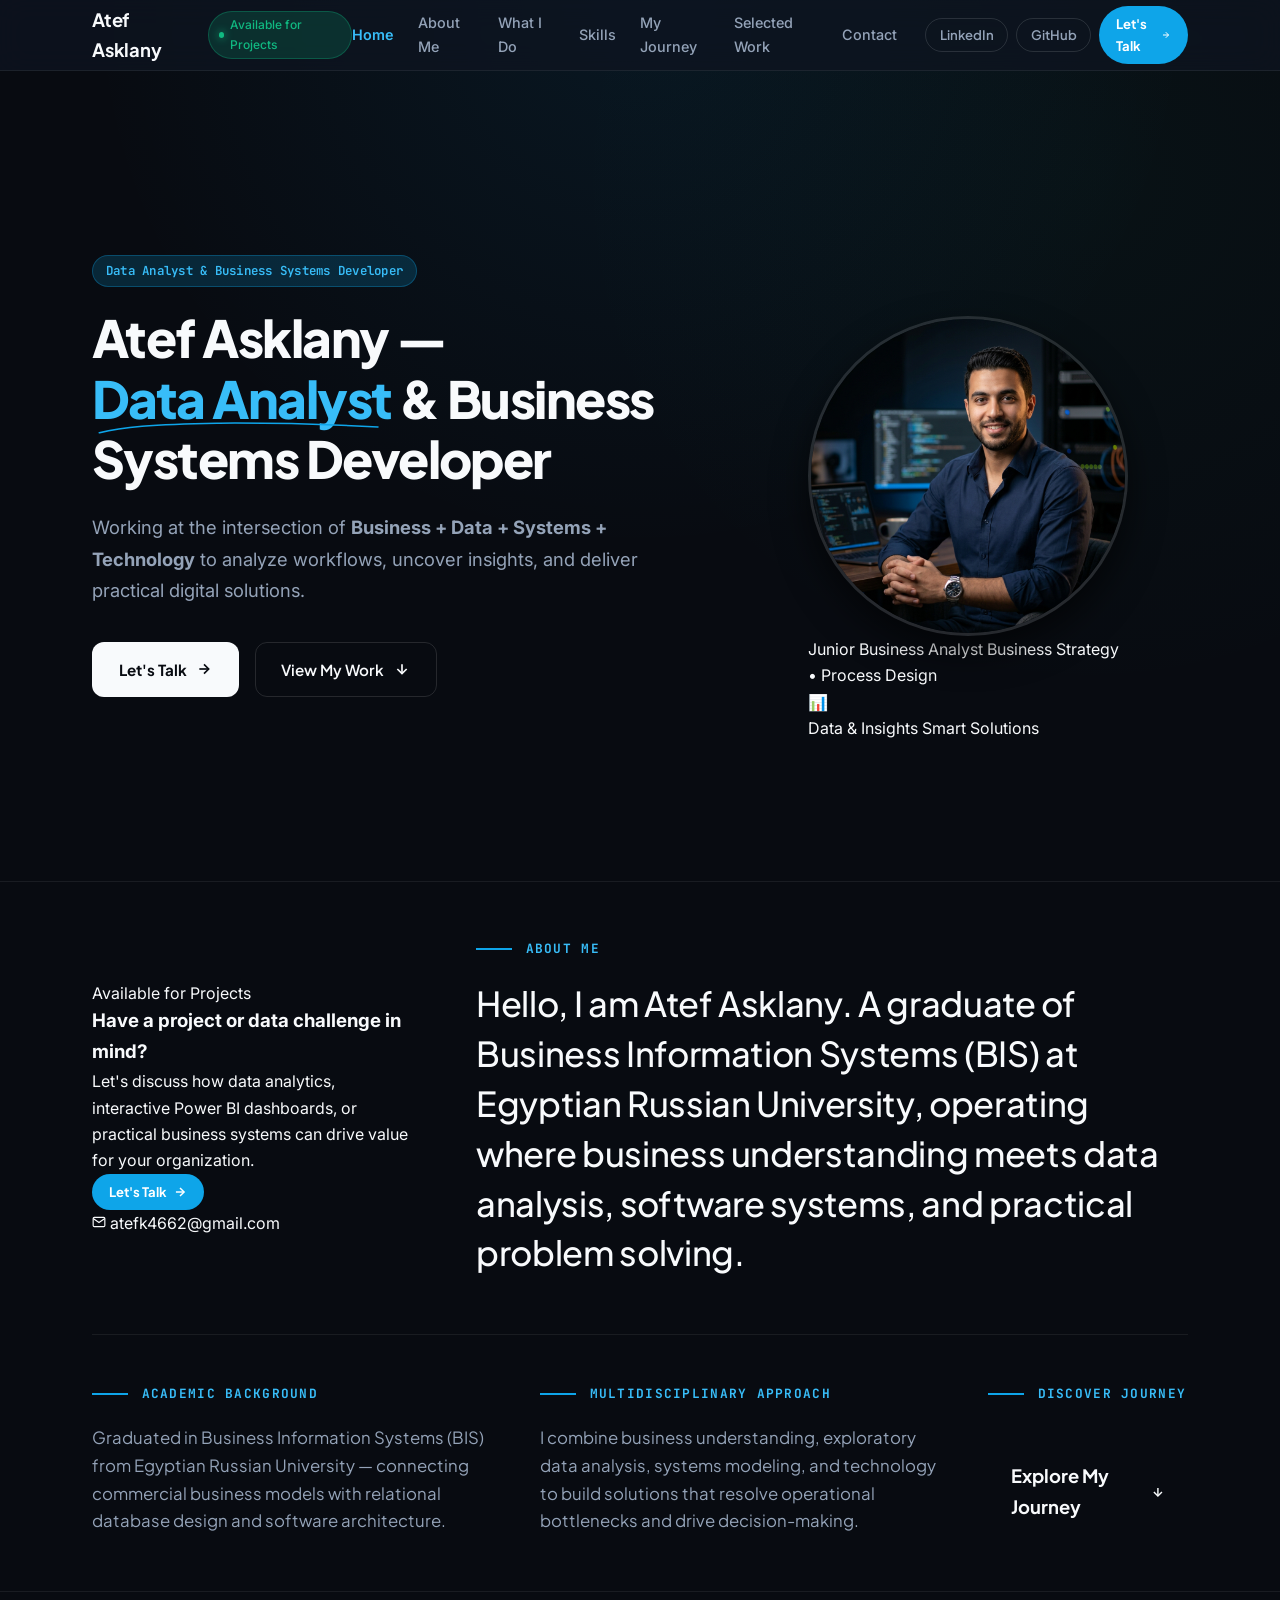
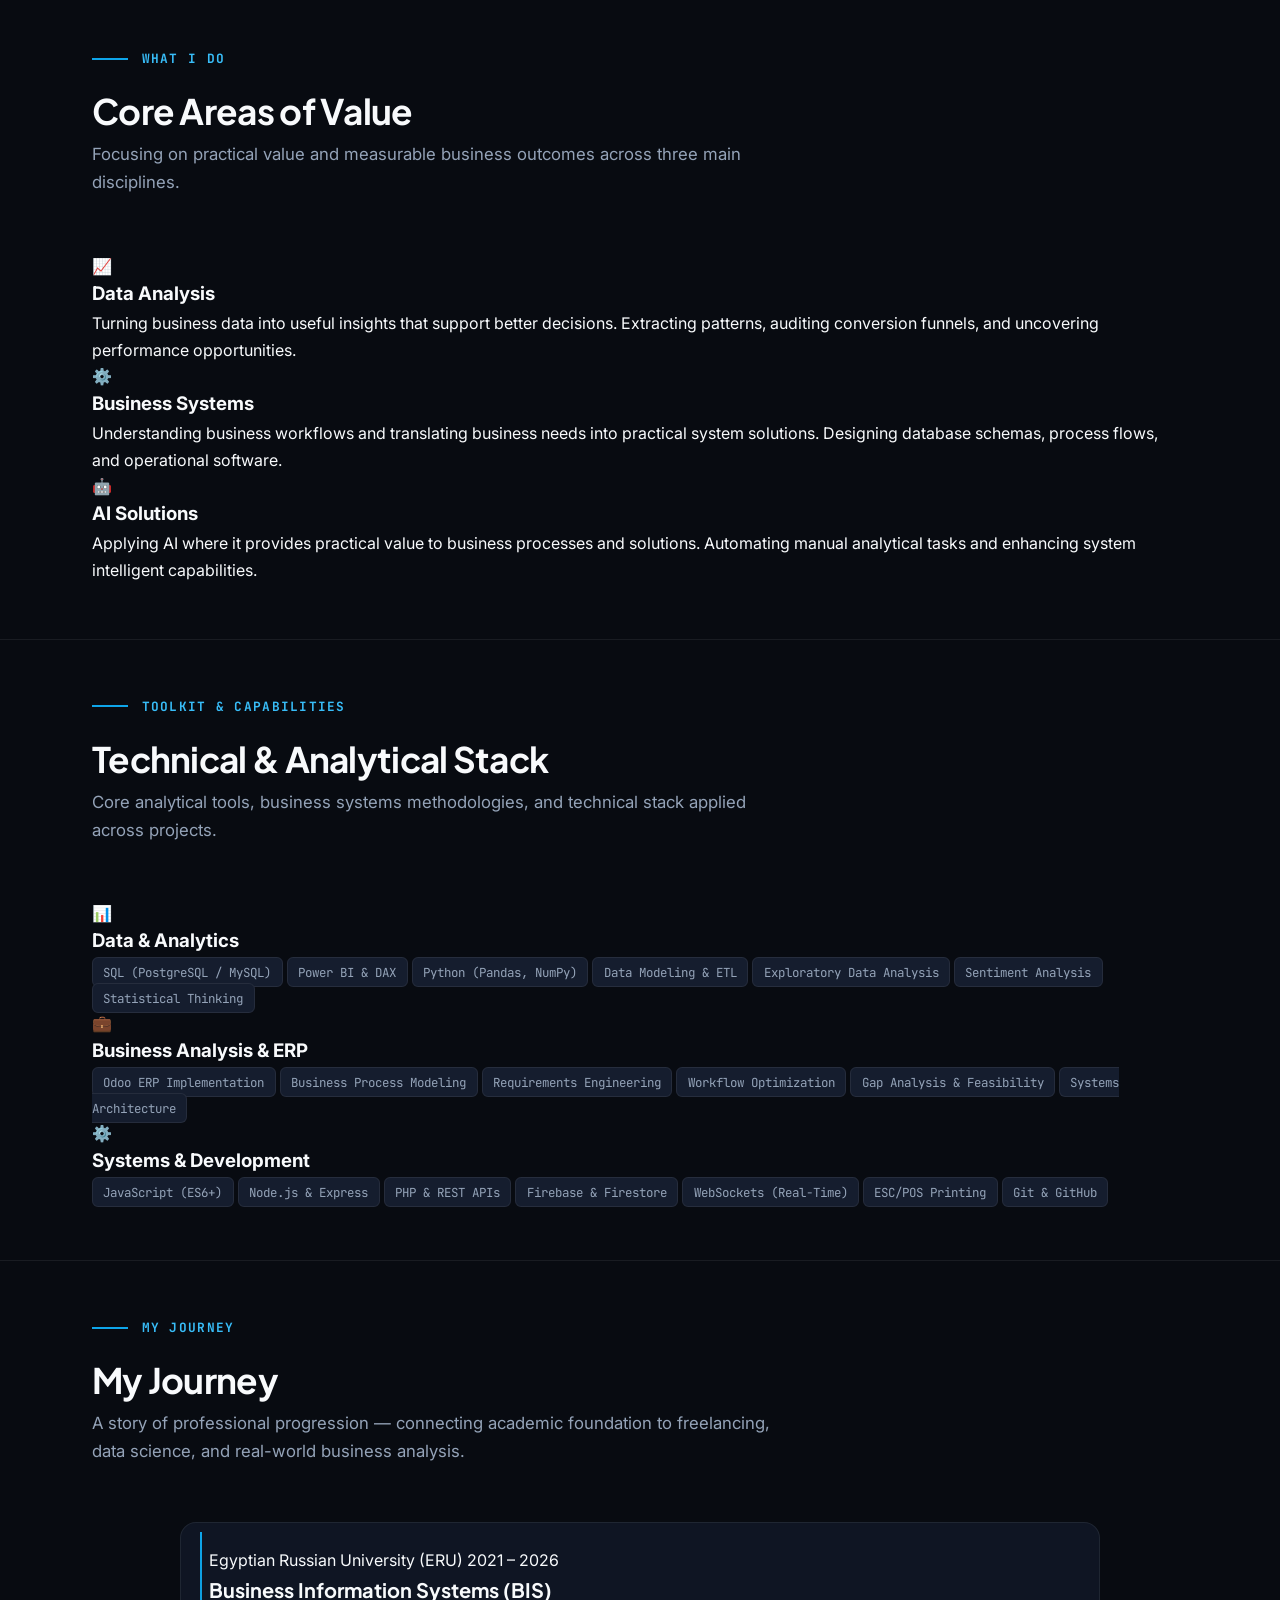
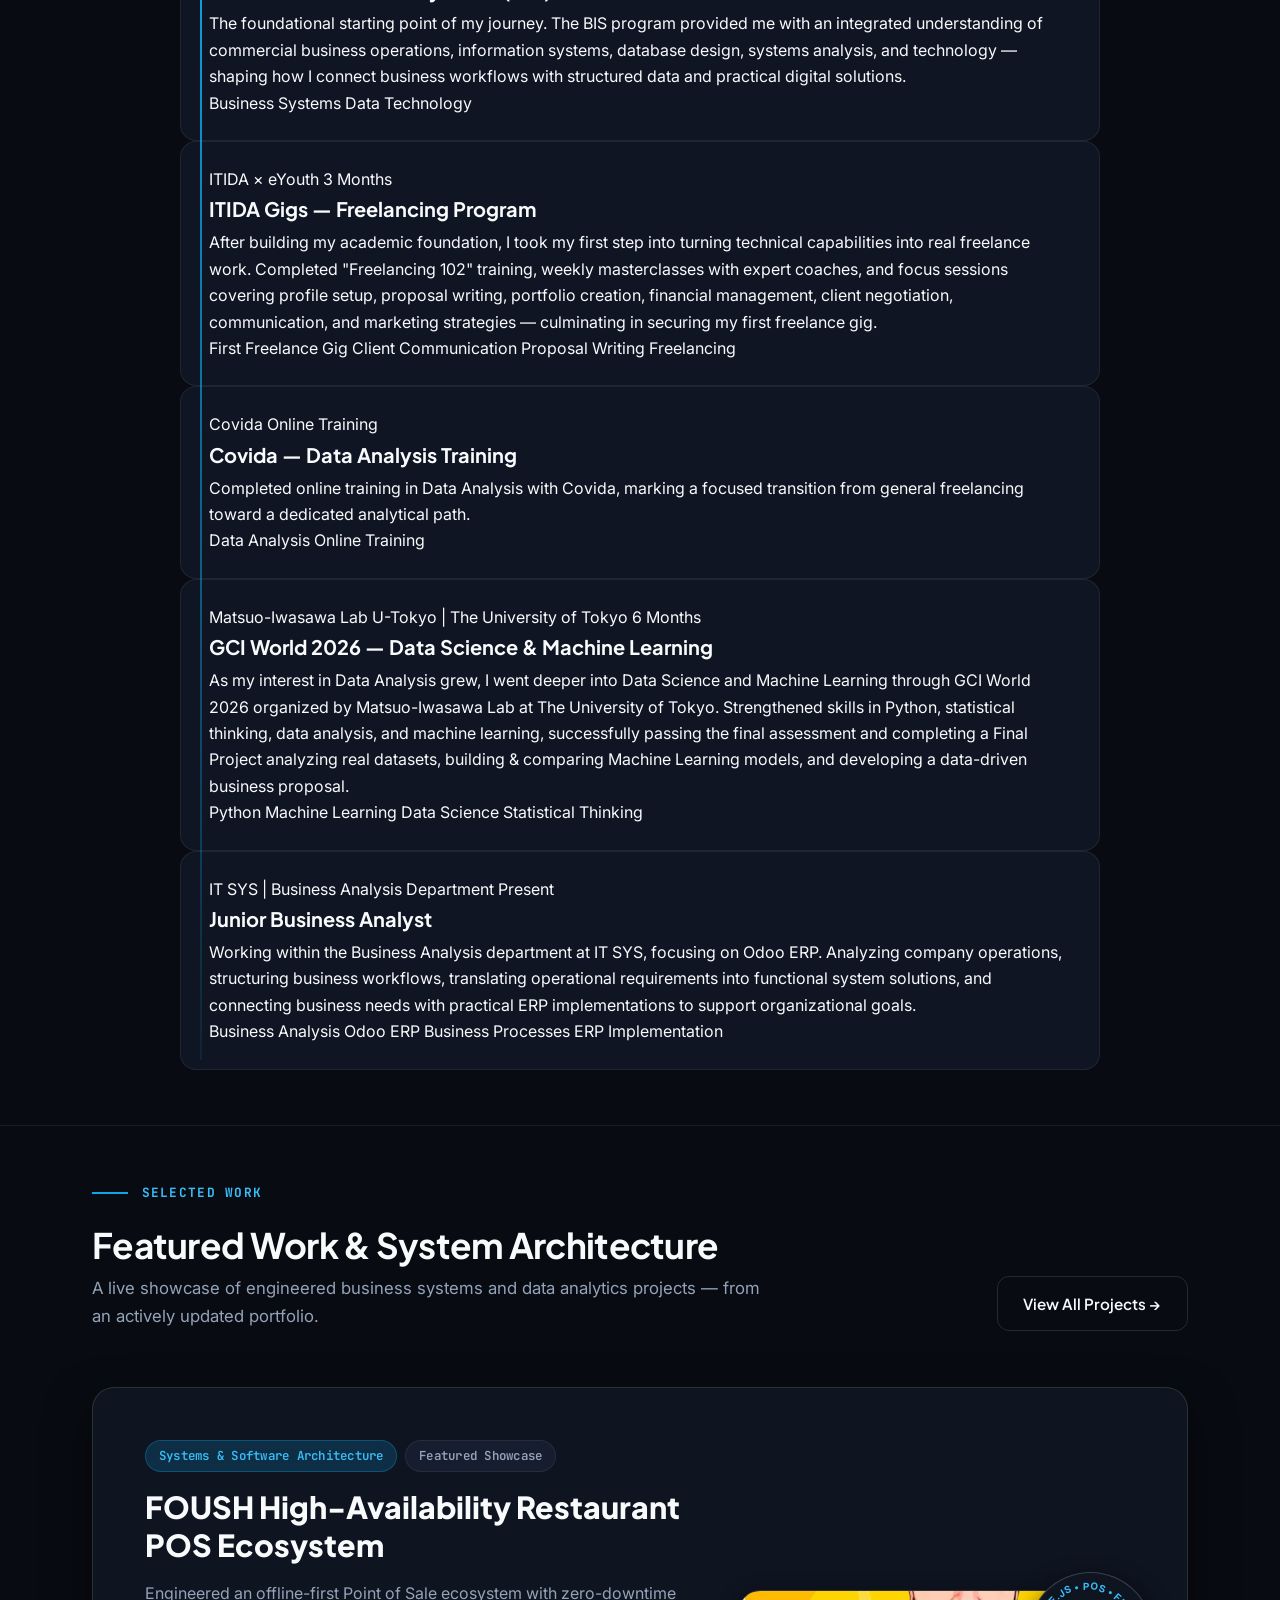
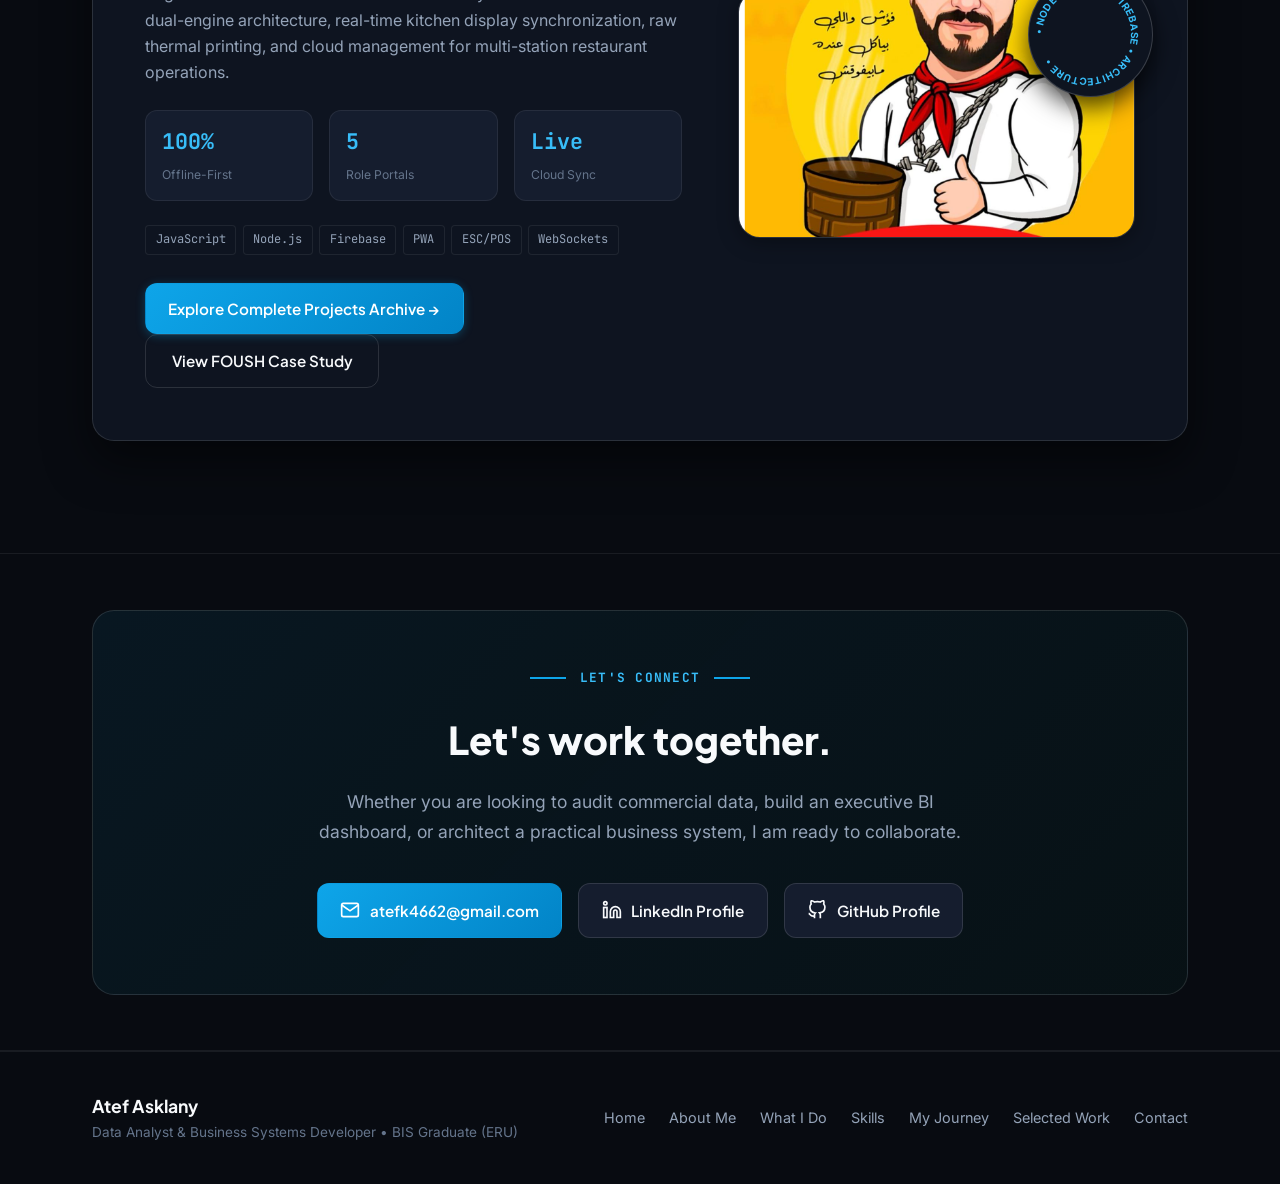
<file: index.html>
<!DOCTYPE html>
<html lang="en">
<head>
  <meta charset="UTF-8" />
  <meta name="viewport" content="width=device-width, initial-scale=1.0" />
  <title>Atef Asklany – Data Analyst & Business Systems Developer</title>
  <meta name="description" content="Personal Portfolio of Atef Asklany — BIS Graduate (Egyptian Russian University), Data Analyst & Business Systems Developer. Working at the intersection of Business, Data, Systems, and Technology." />
  
  <!-- Google Fonts: Plus Jakarta Sans, Inter, JetBrains Mono -->
  <link rel="preconnect" href="https://fonts.googleapis.com" />
  <link rel="preconnect" href="https://fonts.gstatic.com" crossorigin />
  <link href="https://fonts.googleapis.com/css2?family=Inter:wght@300;400;500;600;700&family=JetBrains+Mono:wght@400;500;600;700&family=Plus+Jakarta+Sans:wght@400;500;600;700;800;900&display=swap" rel="stylesheet" />
  
  <!-- Core Stylesheet -->
  <link rel="stylesheet" href="css/styles.css" />
</head>
<body class="dark-theme kh-inspired">

  <!-- ================= TOP NAVIGATION BAR ================= -->
  <header class="site-header" id="header">
    <div class="nav-container">
      <a href="index.html" class="brand-logo">
        <span class="logo-name">Atef Asklany</span>
        <span class="status-indicator">
          <span class="status-dot"></span> Available for Projects
        </span>
      </a>

      <div class="header-right-group">
        <nav class="nav-links" id="nav-links">
          <a href="#home" class="nav-link active">Home</a>
          <a href="#about-me" class="nav-link">About Me</a>
          <a href="#what-i-do" class="nav-link">What I Do</a>
          <a href="#skills" class="nav-link">Skills</a>
          <a href="#journey" class="nav-link">My Journey</a>
          <a href="#selected-work" class="nav-link">Selected Work</a>
          <a href="#contact" class="nav-link">Contact</a>
        </nav>

        <div class="header-social-pills">
          <a href="https://www.linkedin.com/in/atef-elasklany/" target="_blank" rel="noreferrer" class="btn btn-pill-outline" aria-label="LinkedIn">LinkedIn</a>
          <a href="https://github.com/atefk4662-art" target="_blank" rel="noreferrer" class="btn btn-pill-outline" aria-label="GitHub">GitHub</a>
          <a href="#contact" class="btn btn-pill-primary btn-icon-right">
            <span>Let's Talk</span>
            <svg width="14" height="14" viewBox="0 0 24 24" fill="none" stroke="currentColor" stroke-width="2.5"><line x1="5" y1="12" x2="19" y2="12"></line><polyline points="12 5 19 12 12 19"></polyline></svg>
          </a>
        </div>

        <button class="mobile-toggle" id="mobile-toggle" aria-label="Toggle navigation menu">
          <span></span>
          <span></span>
          <span></span>
        </button>
      </div>
    </div>
  </header>

  <main>

    <!-- ================= 01. HERO SECTION ================= -->
    <section class="kh-hero-section section-spacing" id="home">
      <div class="container">
        
        <div class="kh-hero-grid">
          
          <!-- Left Column: Concise First Impression & Positioning -->
          <div class="kh-hero-text-col reveal-on-scroll">
            <div class="hero-badge-wrap">
              <span class="badge badge-primary">Data Analyst & Business Systems Developer</span>
            </div>

            <h1 class="kh-hero-title">
              Atef Asklany — <span class="heading-highlight-svg">
                Data Analyst
                <svg class="highlight-scribble" viewBox="0 0 760 60" preserveAspectRatio="none">
                  <path d="M19,49C75.19,30.63,152,21,317.26,17.27c55.43-.41,198.33-2.08,407.85,12.53"></path>
                </svg>
              </span> & Business Systems Developer
            </h1>

            <p class="kh-hero-subtitle">
              Working at the intersection of <strong>Business + Data + Systems + Technology</strong> to analyze workflows, uncover insights, and deliver practical digital solutions.
            </p>

            <div class="kh-hero-actions">
              <a href="#contact" class="btn btn-light-editorial btn-icon-right">
                <span>Let's Talk</span>
                <svg width="16" height="16" viewBox="0 0 24 24" fill="none" stroke="currentColor" stroke-width="2.5"><line x1="5" y1="12" x2="19" y2="12"></line><polyline points="12 5 19 12 12 19"></polyline></svg>
              </a>
              <a href="#selected-work" class="btn btn-outline-editorial btn-icon-right hover-icon-down">
                <span>View My Work</span>
                <svg width="16" height="16" viewBox="0 0 24 24" fill="none" stroke="currentColor" stroke-width="2.5"><line x1="12" y1="5" x2="12" y2="19"></line><polyline points="19 12 12 19 5 12"></polyline></svg>
              </a>
            </div>
          </div>

          <!-- Right Column: Modern Tech Portrait Frame with Floating Glass Badges -->
          <div class="kh-hero-visual-col reveal-on-scroll">
            <div class="kh-circular-frame-wrapper">
              <div class="kh-circular-frame">
                <img src="assets/atef_portrait.jpg" alt="Atef Asklany" class="kh-circular-img" />
              </div>

              <!-- Floating Glass Badge 1: Role & Core Focus -->
              <div class="hero-glass-pill top-left">
                <span class="live-pulse-dot"></span>
                <div class="h-pill-text">
                  <span class="h-pill-role">Junior Business Analyst</span>
                  <span class="h-pill-detail">Business Strategy • Process Design</span>
                </div>
              </div>

              <!-- Floating Glass Badge 2: Analytical Focus -->
              <div class="hero-glass-pill bottom-right">
                <div class="h-pill-icon">📊</div>
                <div class="h-pill-text">
                  <span class="h-pill-role">Data & Insights</span>
                  <span class="h-pill-detail">Smart Solutions</span>
                </div>
              </div>
            </div>
          </div>

        </div>

      </div>
    </section>

    <!-- ================= 02. ABOUT ME SECTION ================= -->
    <section class="kh-about-section section-spacing" id="about-me">
      <div class="container">
        
        <!-- Top Split: Portrait + Main Personal Introduction -->
        <div class="kh-about-top-grid">
          
          <!-- Left Column: Quick Contact / Let's Talk Feature Card -->
          <div class="kh-about-visual-col reveal-on-scroll">
            <div class="about-contact-card">
              <div class="acc-badge">
                <span class="status-dot"></span> Available for Projects
              </div>
              <h3 class="acc-title">Have a project or data challenge in mind?</h3>
              <p class="acc-desc">
                Let's discuss how data analytics, interactive Power BI dashboards, or practical business systems can drive value for your organization.
              </p>
              <a href="#contact" class="btn btn-pill-primary btn-icon-right justify-center">
                <span>Let's Talk</span>
                <svg width="14" height="14" viewBox="0 0 24 24" fill="none" stroke="currentColor" stroke-width="2.5"><line x1="5" y1="12" x2="19" y2="12"></line><polyline points="12 5 19 12 12 19"></polyline></svg>
              </a>
              <div class="acc-email">
                <svg width="14" height="14" viewBox="0 0 24 24" fill="none" stroke="currentColor" stroke-width="2"><path d="M4 4h16c1.1 0 2 .9 2 2v12c0 1.1-.9 2-2 2H4c-1.1 0-2-.9-2-2V6c0-1.1.9-2 2-2z"></path><polyline points="22,6 12,13 2,6"></polyline></svg>
                <span>atefk4662@gmail.com</span>
              </div>
            </div>
          </div>

          <div class="kh-about-lead-col reveal-on-scroll">
            <div class="editorial-divider">
              <span class="divider-line"></span>
              <span class="divider-text">ABOUT ME</span>
            </div>

            <h2 class="kh-lead-statement">
              Hello, I am Atef Asklany. A graduate of Business Information Systems (BIS) at Egyptian Russian University, operating where business understanding meets data analysis, software systems, and practical problem solving.
            </h2>
          </div>

        </div>

        <!-- Bottom 3-Column Narrative Focus -->
        <div class="kh-about-bottom-grid reveal-on-scroll">
          
          <div class="kh-about-pillar">
            <div class="editorial-divider">
              <span class="divider-line"></span>
              <span class="divider-text">ACADEMIC BACKGROUND</span>
            </div>
            <h3 class="kh-pillar-title">
              Graduated in Business Information Systems (BIS) from Egyptian Russian University — connecting commercial business models with relational database design and software architecture.
            </h3>
          </div>

          <div class="kh-about-pillar">
            <div class="editorial-divider">
              <span class="divider-line"></span>
              <span class="divider-text">MULTIDISCIPLINARY APPROACH</span>
            </div>
            <h3 class="kh-pillar-title">
              I combine business understanding, exploratory data analysis, systems modeling, and technology to build solutions that resolve operational bottlenecks and drive decision-making.
            </h3>
          </div>

          <div class="kh-about-pillar align-btn">
            <div class="editorial-divider">
              <span class="divider-line"></span>
              <span class="divider-text">DISCOVER JOURNEY</span>
            </div>
            <a href="#journey" class="btn btn-link-editorial hover-icon-down">
              <span>Explore My Journey</span>
              <svg width="18" height="18" viewBox="0 0 24 24" fill="none" stroke="currentColor" stroke-width="2.5"><line x1="12" y1="5" x2="12" y2="19"></line><polyline points="19 12 12 19 5 12"></polyline></svg>
            </a>
          </div>

        </div>

      </div>
    </section>

    <!-- ================= 03. WHAT I DO (3 FOCUSED VALUE PILLARS) ================= -->
    <section class="section-spacing" id="what-i-do">
      <div class="container">
        
        <div class="section-header">
          <div class="editorial-divider">
            <span class="divider-line"></span>
            <span class="divider-text">What I Do</span>
          </div>
          <h2 class="section-heading">Core Areas of Value</h2>
          <p class="section-sub">Focusing on practical value and measurable business outcomes across three main disciplines.</p>
        </div>

        <div class="what-i-do-grid reveal-on-scroll">
          
          <!-- Pillar 1: Data Analysis -->
          <div class="what-card">
            <div class="what-icon-wrap">📈</div>
            <h3 class="what-card-title">Data Analysis</h3>
            <p class="what-card-desc">
              Turning business data into useful insights that support better decisions. Extracting patterns, auditing conversion funnels, and uncovering performance opportunities.
            </p>
          </div>

          <!-- Pillar 2: Business Systems -->
          <div class="what-card">
            <div class="what-icon-wrap">⚙️</div>
            <h3 class="what-card-title">Business Systems</h3>
            <p class="what-card-desc">
              Understanding business workflows and translating business needs into practical system solutions. Designing database schemas, process flows, and operational software.
            </p>
          </div>

          <!-- Pillar 3: AI Solutions -->
          <div class="what-card">
            <div class="what-icon-wrap">🤖</div>
            <h3 class="what-card-title">AI Solutions</h3>
            <p class="what-card-desc">
              Applying AI where it provides practical value to business processes and solutions. Automating manual analytical tasks and enhancing system intelligent capabilities.
            </p>
          </div>

        </div>

      </div>
    </section>

    <!-- ================= 04. TECHNICAL & ANALYTICAL CAPABILITIES ================= -->
    <section class="section-spacing" id="skills">
      <div class="container">
        
        <div class="section-header">
          <div class="editorial-divider">
            <span class="divider-line"></span>
            <span class="divider-text">Toolkit & Capabilities</span>
          </div>
          <h2 class="section-heading">Technical & Analytical Stack</h2>
          <p class="section-sub">Core analytical tools, business systems methodologies, and technical stack applied across projects.</p>
        </div>

        <div class="skills-categories-grid reveal-on-scroll">
          
          <!-- Category 1: Data Analytics & BI -->
          <div class="skill-category-card">
            <div class="skill-card-top">
              <div class="skill-card-icon">📊</div>
              <h3 class="skill-card-title">Data & Analytics</h3>
            </div>
            <div class="skill-pills-wrap">
              <span class="skill-pill">SQL (PostgreSQL / MySQL)</span>
              <span class="skill-pill">Power BI & DAX</span>
              <span class="skill-pill">Python (Pandas, NumPy)</span>
              <span class="skill-pill">Data Modeling & ETL</span>
              <span class="skill-pill">Exploratory Data Analysis</span>
              <span class="skill-pill">Sentiment Analysis</span>
              <span class="skill-pill">Statistical Thinking</span>
            </div>
          </div>

          <!-- Category 2: Business Analysis & ERP -->
          <div class="skill-category-card">
            <div class="skill-card-top">
              <div class="skill-card-icon">💼</div>
              <h3 class="skill-card-title">Business Analysis & ERP</h3>
            </div>
            <div class="skill-pills-wrap">
              <span class="skill-pill">Odoo ERP Implementation</span>
              <span class="skill-pill">Business Process Modeling</span>
              <span class="skill-pill">Requirements Engineering</span>
              <span class="skill-pill">Workflow Optimization</span>
              <span class="skill-pill">Gap Analysis & Feasibility</span>
              <span class="skill-pill">Systems Architecture</span>
            </div>
          </div>

          <!-- Category 3: Engineering & Systems Stack -->
          <div class="skill-category-card">
            <div class="skill-card-top">
              <div class="skill-card-icon">⚙️</div>
              <h3 class="skill-card-title">Systems & Development</h3>
            </div>
            <div class="skill-pills-wrap">
              <span class="skill-pill">JavaScript (ES6+)</span>
              <span class="skill-pill">Node.js & Express</span>
              <span class="skill-pill">PHP & REST APIs</span>
              <span class="skill-pill">Firebase & Firestore</span>
              <span class="skill-pill">WebSockets (Real-Time)</span>
              <span class="skill-pill">ESC/POS Printing</span>
              <span class="skill-pill">Git & GitHub</span>
            </div>
          </div>

        </div>

      </div>
    </section>

    <!-- ================= 05. MY JOURNEY ================= -->
    <section class="section-spacing" id="journey">
      <div class="container">
        
        <div class="section-header">
          <div class="editorial-divider">
            <span class="divider-line"></span>
            <span class="divider-text">My Journey</span>
          </div>
          <h2 class="section-heading">My Journey</h2>
          <p class="section-sub">A story of professional progression — connecting academic foundation to freelancing, data science, and real-world business analysis.</p>
        </div>

        <div class="journey-timeline reveal-on-scroll">
          
          <!-- Milestone 1: ERU -->
          <div class="timeline-milestone">
            <div class="timeline-node">
              <span class="node-dot"></span>
            </div>
            <div class="timeline-content">
              <div class="timeline-top-bar">
                <span class="timeline-org">Egyptian Russian University (ERU)</span>
                <span class="timeline-duration">2021 – 2026</span>
              </div>
              <h3 class="timeline-title">Business Information Systems (BIS)</h3>
              <p class="timeline-body">
                The foundational starting point of my journey. The BIS program provided me with an integrated understanding of commercial business operations, information systems, database design, systems analysis, and technology — shaping how I connect business workflows with structured data and practical digital solutions.
              </p>
              <div class="timeline-tags">
                <span class="t-tag">Business</span>
                <span class="t-tag">Systems</span>
                <span class="t-tag">Data</span>
                <span class="t-tag">Technology</span>
              </div>
            </div>
          </div>

          <!-- Milestone 2: ITIDA Gigs -->
          <div class="timeline-milestone">
            <div class="timeline-node">
              <span class="node-dot"></span>
            </div>
            <div class="timeline-content">
              <div class="timeline-top-bar">
                <span class="timeline-org">ITIDA × eYouth</span>
                <span class="timeline-duration">3 Months</span>
              </div>
              <h3 class="timeline-title">ITIDA Gigs — Freelancing Program</h3>
              <p class="timeline-body">
                After building my academic foundation, I took my first step into turning technical capabilities into real freelance work. Completed "Freelancing 102" training, weekly masterclasses with expert coaches, and focus sessions covering profile setup, proposal writing, portfolio creation, financial management, client negotiation, communication, and marketing strategies — culminating in securing my first freelance gig.
              </p>
              <div class="timeline-tags">
                <span class="t-tag">First Freelance Gig</span>
                <span class="t-tag">Client Communication</span>
                <span class="t-tag">Proposal Writing</span>
                <span class="t-tag">Freelancing</span>
              </div>
            </div>
          </div>

          <!-- Milestone 3: Covida -->
          <div class="timeline-milestone">
            <div class="timeline-node">
              <span class="node-dot"></span>
            </div>
            <div class="timeline-content">
              <div class="timeline-top-bar">
                <span class="timeline-org">Covida</span>
                <span class="timeline-duration">Online Training</span>
              </div>
              <h3 class="timeline-title">Covida — Data Analysis Training</h3>
              <p class="timeline-body">
                Completed online training in Data Analysis with Covida, marking a focused transition from general freelancing toward a dedicated analytical path.
              </p>
              <div class="timeline-tags">
                <span class="t-tag">Data Analysis</span>
                <span class="t-tag">Online Training</span>
              </div>
            </div>
          </div>

          <!-- Milestone 4: GCI World 2026 -->
          <div class="timeline-milestone">
            <div class="timeline-node">
              <span class="node-dot"></span>
            </div>
            <div class="timeline-content">
              <div class="timeline-top-bar">
                <span class="timeline-org">Matsuo-Iwasawa Lab U-Tokyo | The University of Tokyo</span>
                <span class="timeline-duration">6 Months</span>
              </div>
              <h3 class="timeline-title">GCI World 2026 — Data Science & Machine Learning</h3>
              <p class="timeline-body">
                As my interest in Data Analysis grew, I went deeper into Data Science and Machine Learning through GCI World 2026 organized by Matsuo-Iwasawa Lab at The University of Tokyo. Strengthened skills in Python, statistical thinking, data analysis, and machine learning, successfully passing the final assessment and completing a Final Project analyzing real datasets, building & comparing Machine Learning models, and developing a data-driven business proposal.
              </p>
              <div class="timeline-tags">
                <span class="t-tag">Python</span>
                <span class="t-tag">Machine Learning</span>
                <span class="t-tag">Data Science</span>
                <span class="t-tag">Statistical Thinking</span>
              </div>
            </div>
          </div>

          <!-- Milestone 5: IT SYS (Junior Business Analyst) -->
          <div class="timeline-milestone highlight">
            <div class="timeline-node">
              <span class="node-dot"></span>
            </div>
            <div class="timeline-content">
              <div class="timeline-top-bar">
                <span class="timeline-org">IT SYS | Business Analysis Department</span>
                <span class="timeline-duration">Present</span>
              </div>
              <h3 class="timeline-title">Junior Business Analyst</h3>
              <p class="timeline-body">
                Working within the Business Analysis department at IT SYS, focusing on Odoo ERP. Analyzing company operations, structuring business workflows, translating operational requirements into functional system solutions, and connecting business needs with practical ERP implementations to support organizational goals.
              </p>
              <div class="timeline-tags">
                <span class="t-tag">Business Analysis</span>
                <span class="t-tag">Odoo ERP</span>
                <span class="t-tag">Business Processes</span>
                <span class="t-tag">ERP Implementation</span>
              </div>
            </div>
          </div>

        </div>

      </div>
    </section>




    <!-- ================= 06. SELECTED WORK ================= -->
    <section class="kh-projects-showcase section-spacing" id="selected-work">
      <div class="container">
        
        <div class="section-header flex-between reveal-on-scroll">
          <div>
            <div class="editorial-divider">
              <span class="divider-line"></span>
              <span class="divider-text">SELECTED WORK</span>
            </div>
            <h2 class="section-heading">Featured Work & System Architecture</h2>
            <p class="section-sub">A live showcase of engineered business systems and data analytics projects — from an actively updated portfolio.</p>
          </div>
          <a href="projects.html" class="btn btn-outline-editorial">
            <span>View All Projects →</span>
          </a>
        </div>

        <!-- UNIFIED FEATURED SHOWCASE: FOUSH Restaurant POS -->
        <div class="hero-project-spotlight reveal-on-scroll">
          <div class="hero-spotlight-content">
            <div class="spotlight-badge-row">
              <span class="badge badge-primary">Systems & Software Architecture</span>
              <span class="badge badge-subtle">Featured Showcase</span>
            </div>
            
            <h3 class="spotlight-title">FOUSH High-Availability Restaurant POS Ecosystem</h3>
            
            <p class="spotlight-desc">
              Engineered an offline-first Point of Sale ecosystem with zero-downtime dual-engine architecture, real-time kitchen display synchronization, raw thermal printing, and cloud management for multi-station restaurant operations.
            </p>

            <div class="spotlight-metrics-grid">
              <div class="spotlight-metric">
                <span class="s-val">100%</span>
                <span class="s-lbl">Offline-First</span>
              </div>
              <div class="spotlight-metric">
                <span class="s-val">5</span>
                <span class="s-lbl">Role Portals</span>
              </div>
              <div class="spotlight-metric">
                <span class="s-val">Live</span>
                <span class="s-lbl">Cloud Sync</span>
              </div>
            </div>

            <div class="spotlight-tools">
              <span class="tool-tag">JavaScript</span>
              <span class="tool-tag">Node.js</span>
              <span class="tool-tag">Firebase</span>
              <span class="tool-tag">PWA</span>
              <span class="tool-tag">ESC/POS</span>
              <span class="tool-tag">WebSockets</span>
            </div>

            <div class="spotlight-actions-group">
              <a href="projects.html" class="btn btn-primary btn-lg">
                <span>Explore Complete Projects Archive →</span>
              </a>
              <a href="projects/foush.html" class="btn btn-outline-editorial">
                <span>View FOUSH Case Study</span>
              </a>
            </div>
          </div>

          <div class="hero-spotlight-media">
            <div class="spotlight-image-frame">
              <img src="assets/foush_real_cover.png" alt="FOUSH Restaurant POS System Interface" class="spotlight-img" loading="lazy" />
              <div class="spotlight-img-overlay"></div>
            </div>

            <div class="spotlight-circular-badge">
              <div class="rotate-badge">
                <svg viewBox="0 0 300 300">
                  <path id="spotlightCurvedText" fill="none" stroke="none" d="M 32.55,148.48 A 108.15,108.15 0 0 1 140.70,40.32 A 108.15,108.15 0 0 1 248.85,148.48 A 108.15,108.15 0 0 1 140.70,256.63 A 108.15,108.15 0 0 1 32.55,148.48 Z"></path>
                  <text font-size="24" fill="#38BDF8" letter-spacing="2" font-weight="700">
                    <textPath xlink:href="#spotlightCurvedText" side="left" startOffset="0">• NODE.JS • POS • FIREBASE • ARCHITECTURE •</textPath>
                  </text>
                </svg>
              </div>
            </div>
          </div>
        </div>

      </div>
    </section>


    <!-- ================= 06. CONTACT SECTION ================= -->
    <section class="hp-contact section-spacing" id="contact">
      <div class="container">
        
        <div class="contact-card reveal-on-scroll">
          <div class="contact-header">
            <div class="editorial-divider center">
              <span class="divider-line"></span>
              <span class="divider-text">Let's Connect</span>
              <span class="divider-line"></span>
            </div>
            <h2 class="contact-title">Let's work together.</h2>
            <p class="contact-desc">
              Whether you are looking to audit commercial data, build an executive BI dashboard, or architect a practical business system, I am ready to collaborate.
            </p>
          </div>

          <div class="contact-channels">
            <a href="mailto:atefk4662@gmail.com" class="channel-btn primary">
              <svg width="20" height="20" viewBox="0 0 24 24" fill="none" stroke="currentColor" stroke-width="2"><path d="M4 4h16c1.1 0 2 .9 2 2v12c0 1.1-.9 2-2 2H4c-1.1 0-2-.9-2-2V6c0-1.1.9-2 2-2z"></path><polyline points="22,6 12,13 2,6"></polyline></svg>
              <span>atefk4662@gmail.com</span>
            </a>
            
            <a href="https://www.linkedin.com/in/atef-elasklany/" target="_blank" rel="noreferrer" class="channel-btn">
              <svg width="20" height="20" viewBox="0 0 24 24" fill="none" stroke="currentColor" stroke-width="2"><path d="M16 8a6 6 0 0 1 6 6v7h-4v-7a2 2 0 0 0-2-2 2 2 0 0 0-2 2v7h-4v-7a6 6 0 0 1 6-6z"></path><rect x="2" y="9" width="4" height="12"></rect><circle cx="4" cy="4" r="2"></circle></svg>
              <span>LinkedIn Profile</span>
            </a>

            <a href="https://github.com/atefk4662-art" target="_blank" rel="noreferrer" class="channel-btn">
              <svg width="20" height="20" viewBox="0 0 24 24" fill="none" stroke="currentColor" stroke-width="2"><path d="M9 19c-5 1.5-5-2.5-7-3m14 6v-3.87a3.37 3.37 0 0 0-.94-2.61c3.14-.35 6.44-1.54 6.44-7A5.44 5.44 0 0 0 20 4.77 5.07 5.07 0 0 0 19.91 1S18.73.65 16 2.48a13.38 13.38 0 0 0-7 0C6.27.65 5.09 1 5.09 1A5.07 5.07 0 0 0 5 4.77a5.44 5.44 0 0 0-1.5 3.78c0 5.42 3.3 6.61 6.44 7A3.37 3.37 0 0 0 9 18.13V22"></path></svg>
              <span>GitHub Profile</span>
            </a>
          </div>
        </div>

      </div>
    </section>

  </main>

  <!-- ================= SITE FOOTER ================= -->
  <footer class="site-footer">
    <div class="container footer-container">
      <div class="footer-left">
        <div class="footer-brand">Atef Asklany</div>
        <p class="footer-sub">Data Analyst & Business Systems Developer • BIS Graduate (ERU)</p>
      </div>
      <div class="footer-links">
        <a href="#home" class="footer-link">Home</a>
        <a href="#about-me" class="footer-link">About Me</a>
        <a href="#what-i-do" class="footer-link">What I Do</a>
        <a href="#skills" class="footer-link">Skills</a>
        <a href="#journey" class="footer-link">My Journey</a>
        <a href="#selected-work" class="footer-link">Selected Work</a>
        <a href="#contact" class="footer-link">Contact</a>
      </div>
    </div>
  </footer>

  <script src="js/projects-data.js"></script>
  <script src="js/app.js"></script>
</body>
</html>
</file>
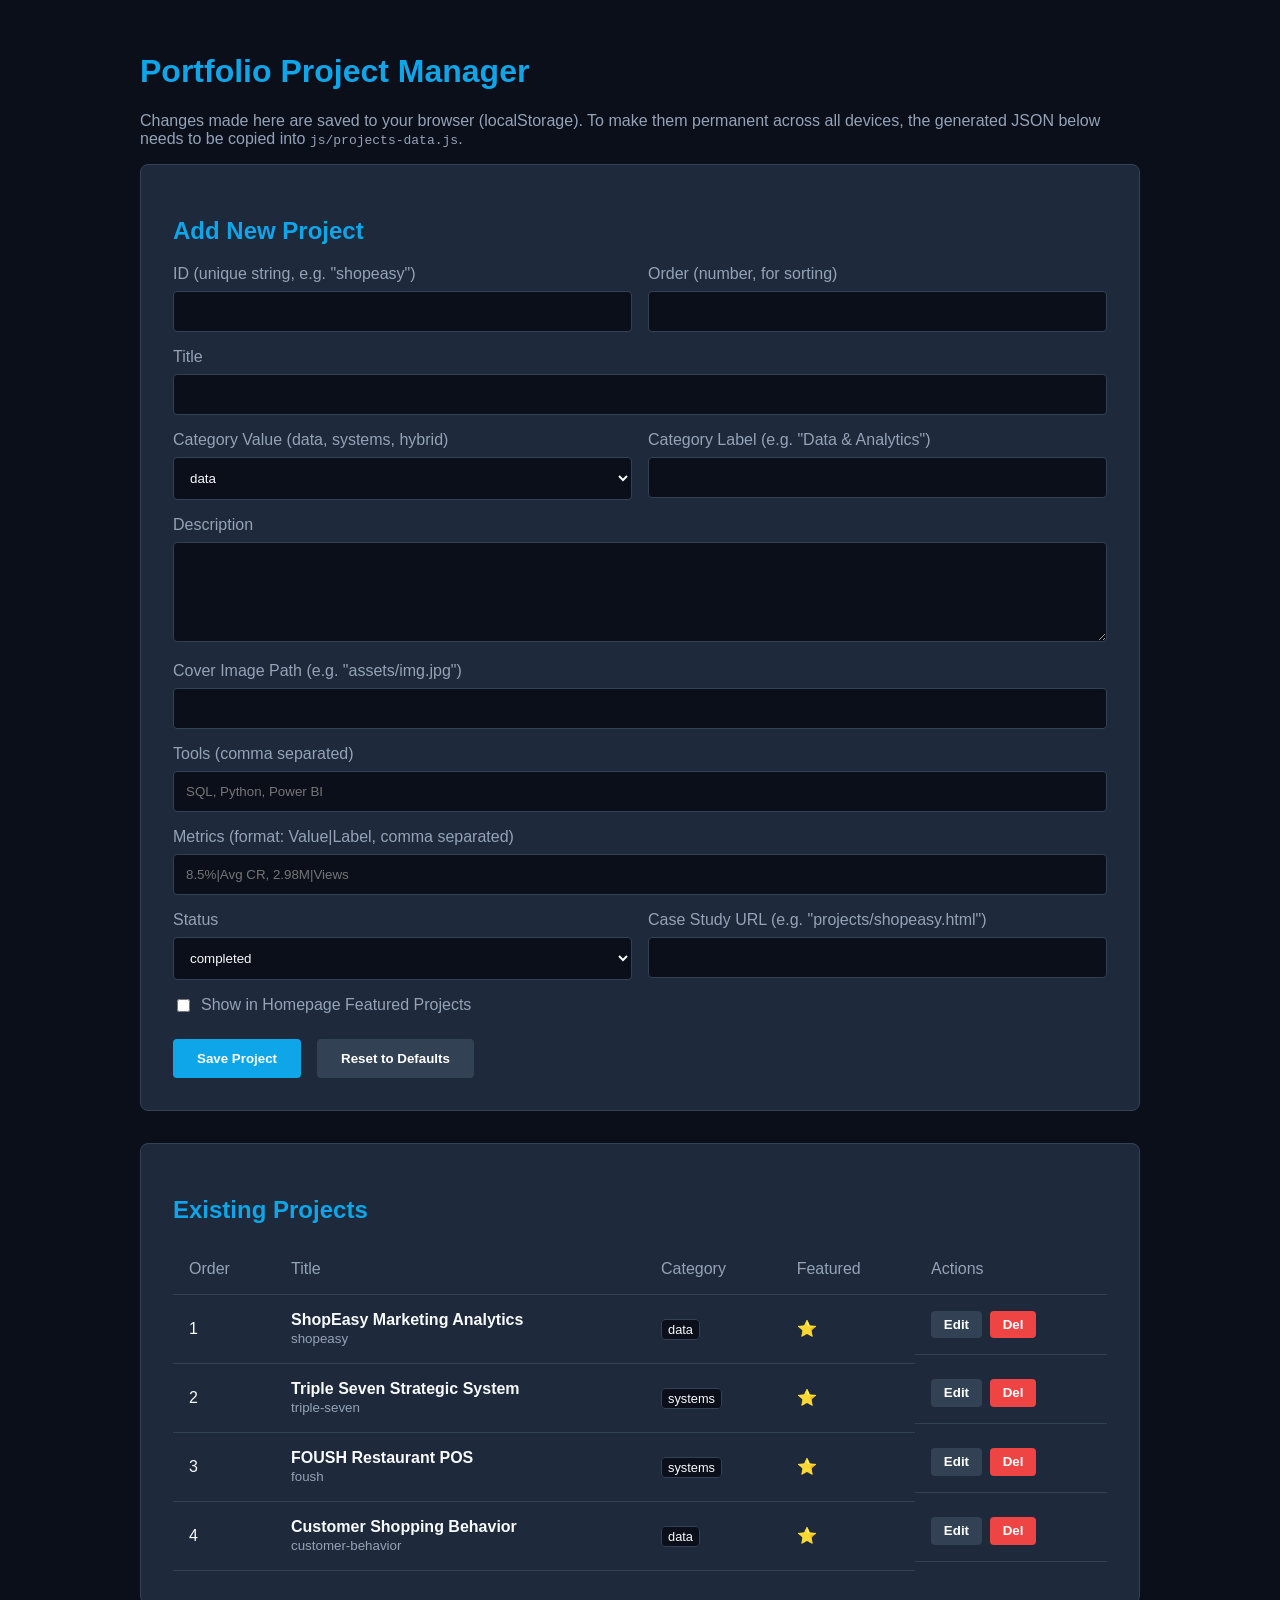
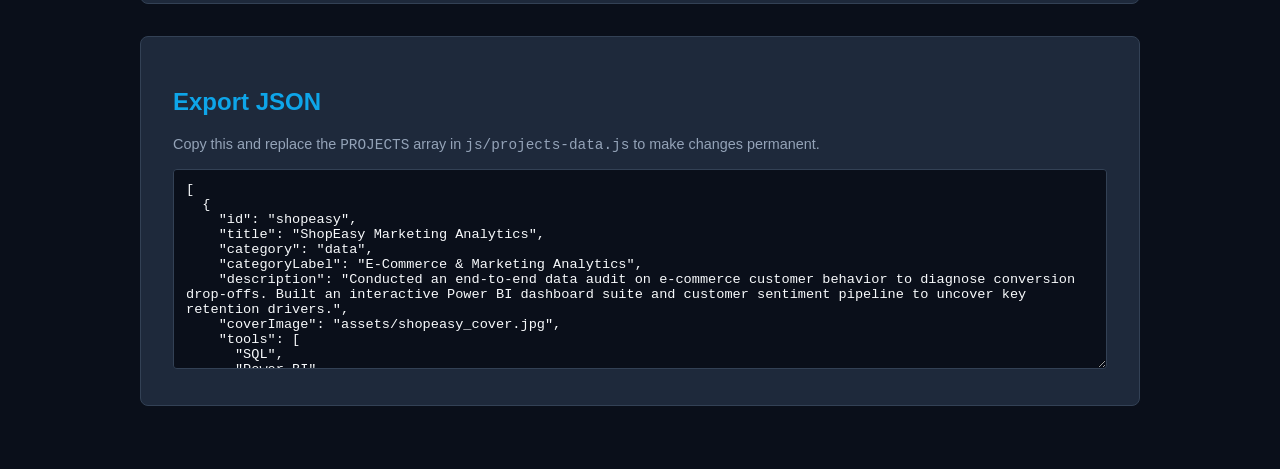
<file: admin.html>
<!DOCTYPE html>
<html lang="en">
<head>
  <meta charset="UTF-8">
  <meta name="viewport" content="width=device-width, initial-scale=1.0">
  <title>Admin - Manage Projects</title>
  <style>
    :root {
      --bg: #0A0F1A;
      --surface: #1E293B;
      --text: #F8FAFC;
      --text-muted: #94A3B8;
      --accent: #0EA5E9;
      --border: #334155;
    }
    body {
      font-family: -apple-system, BlinkMacSystemFont, "Segoe UI", Roboto, Helvetica, Arial, sans-serif;
      background: var(--bg);
      color: var(--text);
      margin: 0;
      padding: 2rem;
    }
    .container {
      max-width: 1000px;
      margin: 0 auto;
    }
    h1, h2 { color: var(--accent); }
    .card {
      background: var(--surface);
      border: 1px solid var(--border);
      border-radius: 8px;
      padding: 2rem;
      margin-bottom: 2rem;
    }
    .form-group {
      margin-bottom: 1rem;
    }
    label {
      display: block;
      margin-bottom: 0.5rem;
      font-weight: 500;
      color: var(--text-muted);
    }
    input[type="text"], input[type="number"], textarea, select {
      width: 100%;
      padding: 0.75rem;
      background: var(--bg);
      border: 1px solid var(--border);
      color: var(--text);
      border-radius: 4px;
      box-sizing: border-box;
    }
    textarea { height: 100px; resize: vertical; }
    .checkbox-group {
      display: flex;
      align-items: center;
      gap: 0.5rem;
    }
    .checkbox-group label { margin: 0; display: inline; }
    button {
      background: var(--accent);
      color: white;
      border: none;
      padding: 0.75rem 1.5rem;
      border-radius: 4px;
      cursor: pointer;
      font-weight: bold;
    }
    button:hover { opacity: 0.9; }
    button.danger { background: #EF4444; }
    button.secondary { background: var(--border); }
    table {
      width: 100%;
      border-collapse: collapse;
      margin-top: 1rem;
    }
    th, td {
      padding: 1rem;
      text-align: left;
      border-bottom: 1px solid var(--border);
    }
    th { color: var(--text-muted); font-weight: 500; }
    .actions { display: flex; gap: 0.5rem; }
    .status-msg {
      padding: 1rem;
      border-radius: 4px;
      margin-bottom: 1rem;
      display: none;
      background: rgba(16, 185, 129, 0.2);
      color: #10B981;
      border: 1px solid #10B981;
    }
  </style>
</head>
<body>

  <div class="container">
    <h1>Portfolio Project Manager</h1>
    <p style="color: var(--text-muted);">Changes made here are saved to your browser (localStorage). To make them permanent across all devices, the generated JSON below needs to be copied into <code>js/projects-data.js</code>.</p>
    
    <div id="status" class="status-msg"></div>

    <div class="card">
      <h2 id="form-title">Add New Project</h2>
      <form id="project-form">
        <input type="hidden" id="project-id" />
        
        <div style="display: grid; grid-template-columns: 1fr 1fr; gap: 1rem;">
          <div class="form-group">
            <label>ID (unique string, e.g. "shopeasy")</label>
            <input type="text" id="id" required />
          </div>
          <div class="form-group">
            <label>Order (number, for sorting)</label>
            <input type="number" id="order" required />
          </div>
        </div>

        <div class="form-group">
          <label>Title</label>
          <input type="text" id="title" required />
        </div>

        <div style="display: grid; grid-template-columns: 1fr 1fr; gap: 1rem;">
          <div class="form-group">
            <label>Category Value (data, systems, hybrid)</label>
            <select id="category" required>
              <option value="data">data</option>
              <option value="systems">systems</option>
              <option value="hybrid">hybrid</option>
            </select>
          </div>
          <div class="form-group">
            <label>Category Label (e.g. "Data & Analytics")</label>
            <input type="text" id="categoryLabel" required />
          </div>
        </div>

        <div class="form-group">
          <label>Description</label>
          <textarea id="description" required></textarea>
        </div>

        <div class="form-group">
          <label>Cover Image Path (e.g. "assets/img.jpg")</label>
          <input type="text" id="coverImage" required />
        </div>

        <div class="form-group">
          <label>Tools (comma separated)</label>
          <input type="text" id="tools" placeholder="SQL, Python, Power BI" />
        </div>

        <div class="form-group">
          <label>Metrics (format: Value|Label, comma separated)</label>
          <input type="text" id="metrics" placeholder="8.5%|Avg CR, 2.98M|Views" />
        </div>

        <div style="display: grid; grid-template-columns: 1fr 1fr; gap: 1rem;">
          <div class="form-group">
            <label>Status</label>
            <select id="status-sel">
              <option value="completed">completed</option>
              <option value="coming-soon">coming-soon</option>
            </select>
          </div>
          <div class="form-group">
            <label>Case Study URL (e.g. "projects/shopeasy.html")</label>
            <input type="text" id="caseStudyUrl" />
          </div>
        </div>

        <div class="form-group checkbox-group">
          <input type="checkbox" id="featured" />
          <label for="featured">Show in Homepage Featured Projects</label>
        </div>

        <div style="margin-top: 1.5rem; display: flex; gap: 1rem;">
          <button type="submit" id="save-btn">Save Project</button>
          <button type="button" class="secondary" id="cancel-btn" style="display:none;">Cancel Edit</button>
          <button type="button" class="secondary" id="reset-defaults-btn">Reset to Defaults</button>
        </div>
      </form>
    </div>

    <div class="card">
      <h2>Existing Projects</h2>
      <table>
        <thead>
          <tr>
            <th>Order</th>
            <th>Title</th>
            <th>Category</th>
            <th>Featured</th>
            <th>Actions</th>
          </tr>
        </thead>
        <tbody id="projects-table">
          <!-- Populated by JS -->
        </tbody>
      </table>
    </div>

    <div class="card">
      <h2>Export JSON</h2>
      <p style="color: var(--text-muted); font-size: 0.9rem; margin-bottom: 1rem;">Copy this and replace the <code>PROJECTS</code> array in <code>js/projects-data.js</code> to make changes permanent.</p>
      <textarea id="json-export" readonly style="height: 200px; font-family: monospace; font-size: 0.85rem;"></textarea>
    </div>
  </div>

  <!-- Load default projects -->
  <script src="js/projects-data.js"></script>
  <script>
    let currentProjects = getProjects();
    const form = document.getElementById('project-form');
    const tableBody = document.getElementById('projects-table');
    const statusMsg = document.getElementById('status');
    
    function showMsg(text) {
      statusMsg.textContent = text;
      statusMsg.style.display = 'block';
      setTimeout(() => statusMsg.style.display = 'none', 3000);
    }

    function renderTable() {
      currentProjects.sort((a, b) => a.order - b.order);
      tableBody.innerHTML = currentProjects.map(p => `
        <tr>
          <td>${p.order}</td>
          <td><strong>${p.title}</strong><br><small style="color:var(--text-muted)">${p.id}</small></td>
          <td><span style="background:var(--bg);padding:2px 6px;border-radius:4px;border:1px solid var(--border);font-size:0.8rem">${p.category}</span></td>
          <td>${p.featured ? '⭐' : ''}</td>
          <td class="actions">
            <button class="secondary" style="padding: 0.4rem 0.8rem" onclick="editProject('${p.id}')">Edit</button>
            <button class="danger" style="padding: 0.4rem 0.8rem" onclick="deleteProject('${p.id}')">Del</button>
          </td>
        </tr>
      `).join('');
      
      document.getElementById('json-export').value = JSON.stringify(currentProjects, null, 2);
    }

    function editProject(id) {
      const p = currentProjects.find(x => x.id === id);
      if (!p) return;
      
      document.getElementById('form-title').textContent = 'Edit Project: ' + p.title;
      document.getElementById('project-id').value = p.id;
      document.getElementById('id').value = p.id;
      document.getElementById('id').readOnly = true;
      document.getElementById('order').value = p.order;
      document.getElementById('title').value = p.title;
      document.getElementById('category').value = p.category;
      document.getElementById('categoryLabel').value = p.categoryLabel;
      document.getElementById('description').value = p.description;
      document.getElementById('coverImage').value = p.coverImage;
      document.getElementById('status-sel').value = p.status;
      document.getElementById('caseStudyUrl').value = p.caseStudyUrl || '';
      document.getElementById('featured').checked = p.featured;
      
      document.getElementById('tools').value = p.tools.join(', ');
      document.getElementById('metrics').value = p.metrics.map(m => `${m.value}|${m.label}`).join(', ');
      
      document.getElementById('cancel-btn').style.display = 'block';
      window.scrollTo(0, 0);
    }

    function deleteProject(id) {
      if(confirm('Delete project ' + id + '?')) {
        currentProjects = currentProjects.filter(p => p.id !== id);
        saveProjects(currentProjects);
        renderTable();
        showMsg('Project deleted');
      }
    }

    document.getElementById('cancel-btn').addEventListener('click', () => {
      form.reset();
      document.getElementById('project-id').value = '';
      document.getElementById('id').readOnly = false;
      document.getElementById('form-title').textContent = 'Add New Project';
      document.getElementById('cancel-btn').style.display = 'none';
    });

    document.getElementById('reset-defaults-btn').addEventListener('click', () => {
      if(confirm('Are you sure? This will wipe localStorage and reload defaults from code.')) {
        localStorage.removeItem('portfolio_projects');
        currentProjects = PROJECTS; // from projects-data.js
        renderTable();
        showMsg('Reset to defaults');
      }
    });

    form.addEventListener('submit', (e) => {
      e.preventDefault();
      
      const toolsStr = document.getElementById('tools').value;
      const tools = toolsStr ? toolsStr.split(',').map(s => s.trim()).filter(s=>s) : [];
      
      const metricsStr = document.getElementById('metrics').value;
      const metrics = [];
      if(metricsStr) {
        metricsStr.split(',').forEach(m => {
          const parts = m.split('|');
          if(parts.length === 2) metrics.push({ value: parts[0].trim(), label: parts[1].trim() });
        });
      }

      const pData = {
        id: document.getElementById('id').value,
        title: document.getElementById('title').value,
        category: document.getElementById('category').value,
        categoryLabel: document.getElementById('categoryLabel').value,
        description: document.getElementById('description').value,
        coverImage: document.getElementById('coverImage').value,
        tools: tools,
        metrics: metrics,
        featured: document.getElementById('featured').checked,
        status: document.getElementById('status-sel').value,
        caseStudyUrl: document.getElementById('caseStudyUrl').value || null,
        order: parseInt(document.getElementById('order').value) || 99
      };

      const existingId = document.getElementById('project-id').value;
      if (existingId) {
        const idx = currentProjects.findIndex(p => p.id === existingId);
        if(idx !== -1) currentProjects[idx] = pData;
        showMsg('Project updated!');
      } else {
        if(currentProjects.find(p => p.id === pData.id)) {
          alert('A project with this ID already exists!');
          return;
        }
        currentProjects.push(pData);
        showMsg('Project added!');
      }

      saveProjects(currentProjects);
      renderTable();
      document.getElementById('cancel-btn').click(); // reset form
    });

    // Init
    renderTable();
  </script>
</body>
</html>
</file>
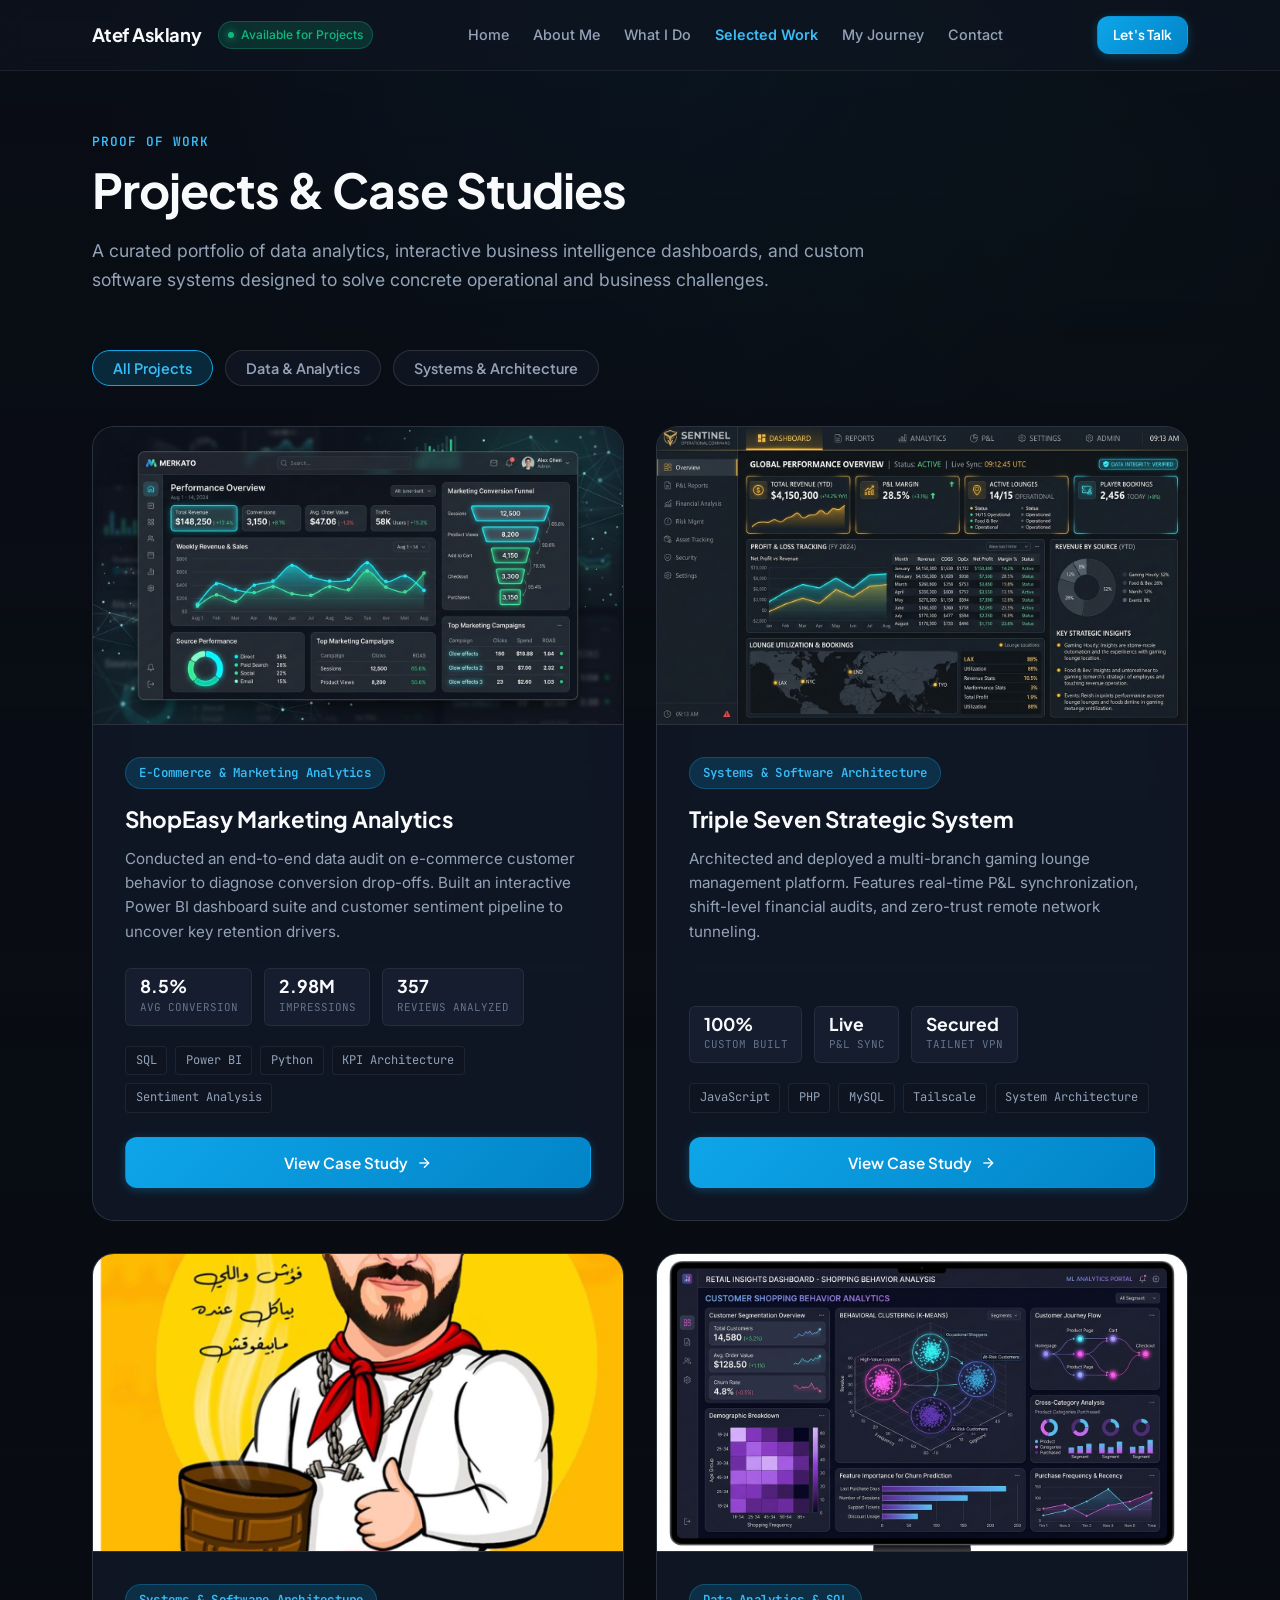
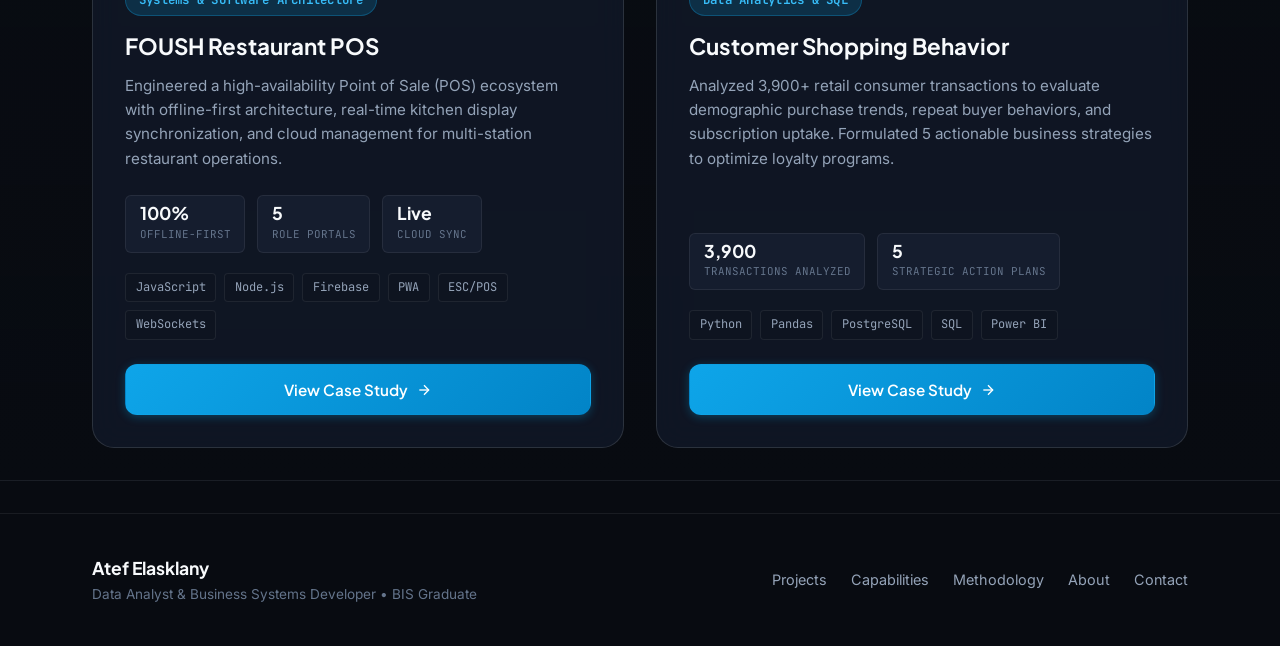
<file: projects.html>
<!DOCTYPE html>
<html lang="en">
<head>
  <meta charset="UTF-8" />
  <meta name="viewport" content="width=device-width, initial-scale=1.0" />
  <title>Projects & Case Studies | Atef Elasklany</title>
  <meta name="description" content="Explore data analytics, business intelligence, and system development projects by Atef Elasklany — BIS Graduate, Data Analyst & Systems Developer." />
  
  <!-- Google Fonts: Plus Jakarta Sans, Inter, JetBrains Mono -->
  <link rel="preconnect" href="https://fonts.googleapis.com" />
  <link rel="preconnect" href="https://fonts.gstatic.com" crossorigin />
  <link href="https://fonts.googleapis.com/css2?family=Inter:wght@300;400;500;600;700&family=JetBrains+Mono:wght@400;500;600;700&family=Plus+Jakarta+Sans:wght@500;600;700;800&display=swap" rel="stylesheet" />
  
  <!-- Core Stylesheet -->
  <link rel="stylesheet" href="css/styles.css" />
</head>
<body class="dark-theme">

  <!-- ================= TOP NAVIGATION BAR ================= -->
  <header class="site-header" id="header">
    <div class="nav-container">
      <a href="index.html" class="brand-logo">
        <span class="logo-name">Atef Asklany</span>
        <span class="status-indicator">
          <span class="status-dot"></span> Available for Projects
        </span>
      </a>

      <nav class="nav-links" id="nav-links">
        <a href="index.html#home" class="nav-link">Home</a>
        <a href="index.html#about-me" class="nav-link">About Me</a>
        <a href="index.html#what-i-do" class="nav-link">What I Do</a>
        <a href="projects.html" class="nav-link active" style="color: var(--accent-cyan-light);">Selected Work</a>
        <a href="index.html#journey" class="nav-link">My Journey</a>
        <a href="index.html#contact" class="nav-link">Contact</a>
      </nav>

      <div class="nav-actions">
        <a href="index.html#contact" class="btn btn-sm btn-primary">Let's Talk</a>
        <button class="mobile-toggle" id="mobile-toggle" aria-label="Toggle navigation menu">
          <span></span>
          <span></span>
          <span></span>
        </button>
      </div>
    </div>
  </header>

  <main>

    <!-- ================= PROJECTS PAGE HEADER ================= -->
    <section class="projects-page-header section-spacing">
      <div class="container">
        
        <div class="section-header">
          <span class="section-tag">Proof of Work</span>
          <h1 class="section-heading" style="font-size: 3rem; margin-bottom: 1rem;">Projects & Case Studies</h1>
          <p class="section-sub" style="max-width: 780px; font-size: 1.1rem;">
            A curated portfolio of data analytics, interactive business intelligence dashboards, and custom software systems designed to solve concrete operational and business challenges.
          </p>
        </div>

        <!-- Project Filter System -->
        <div class="project-filters">
          <button class="filter-btn active" data-filter="all">All Projects</button>
          <button class="filter-btn" data-filter="data">Data & Analytics</button>
          <button class="filter-btn" data-filter="systems">Systems & Architecture</button>
        </div>

        <!-- Full Projects Grid rendered dynamically by app.js -->
        <div class="project-grid" id="all-projects-grid">
          <!-- Cards injected dynamically from projects-data.js -->
        </div>

      </div>
    </section>

  </main>

  <!-- ================= SITE FOOTER ================= -->
  <footer class="site-footer">
    <div class="container footer-container">
      <div class="footer-left">
        <div class="footer-brand">Atef Elasklany</div>
        <p class="footer-sub">Data Analyst & Business Systems Developer • BIS Graduate</p>
      </div>
      <div class="footer-links">
        <a href="projects.html" class="footer-link">Projects</a>
        <a href="index.html#capabilities" class="footer-link">Capabilities</a>
        <a href="index.html#framework" class="footer-link">Methodology</a>
        <a href="index.html#about" class="footer-link">About</a>
        <a href="index.html#contact" class="footer-link">Contact</a>
      </div>
    </div>
  </footer>

  <script src="js/projects-data.js"></script>
  <script src="js/app.js"></script>
</body>
</html>
</file>
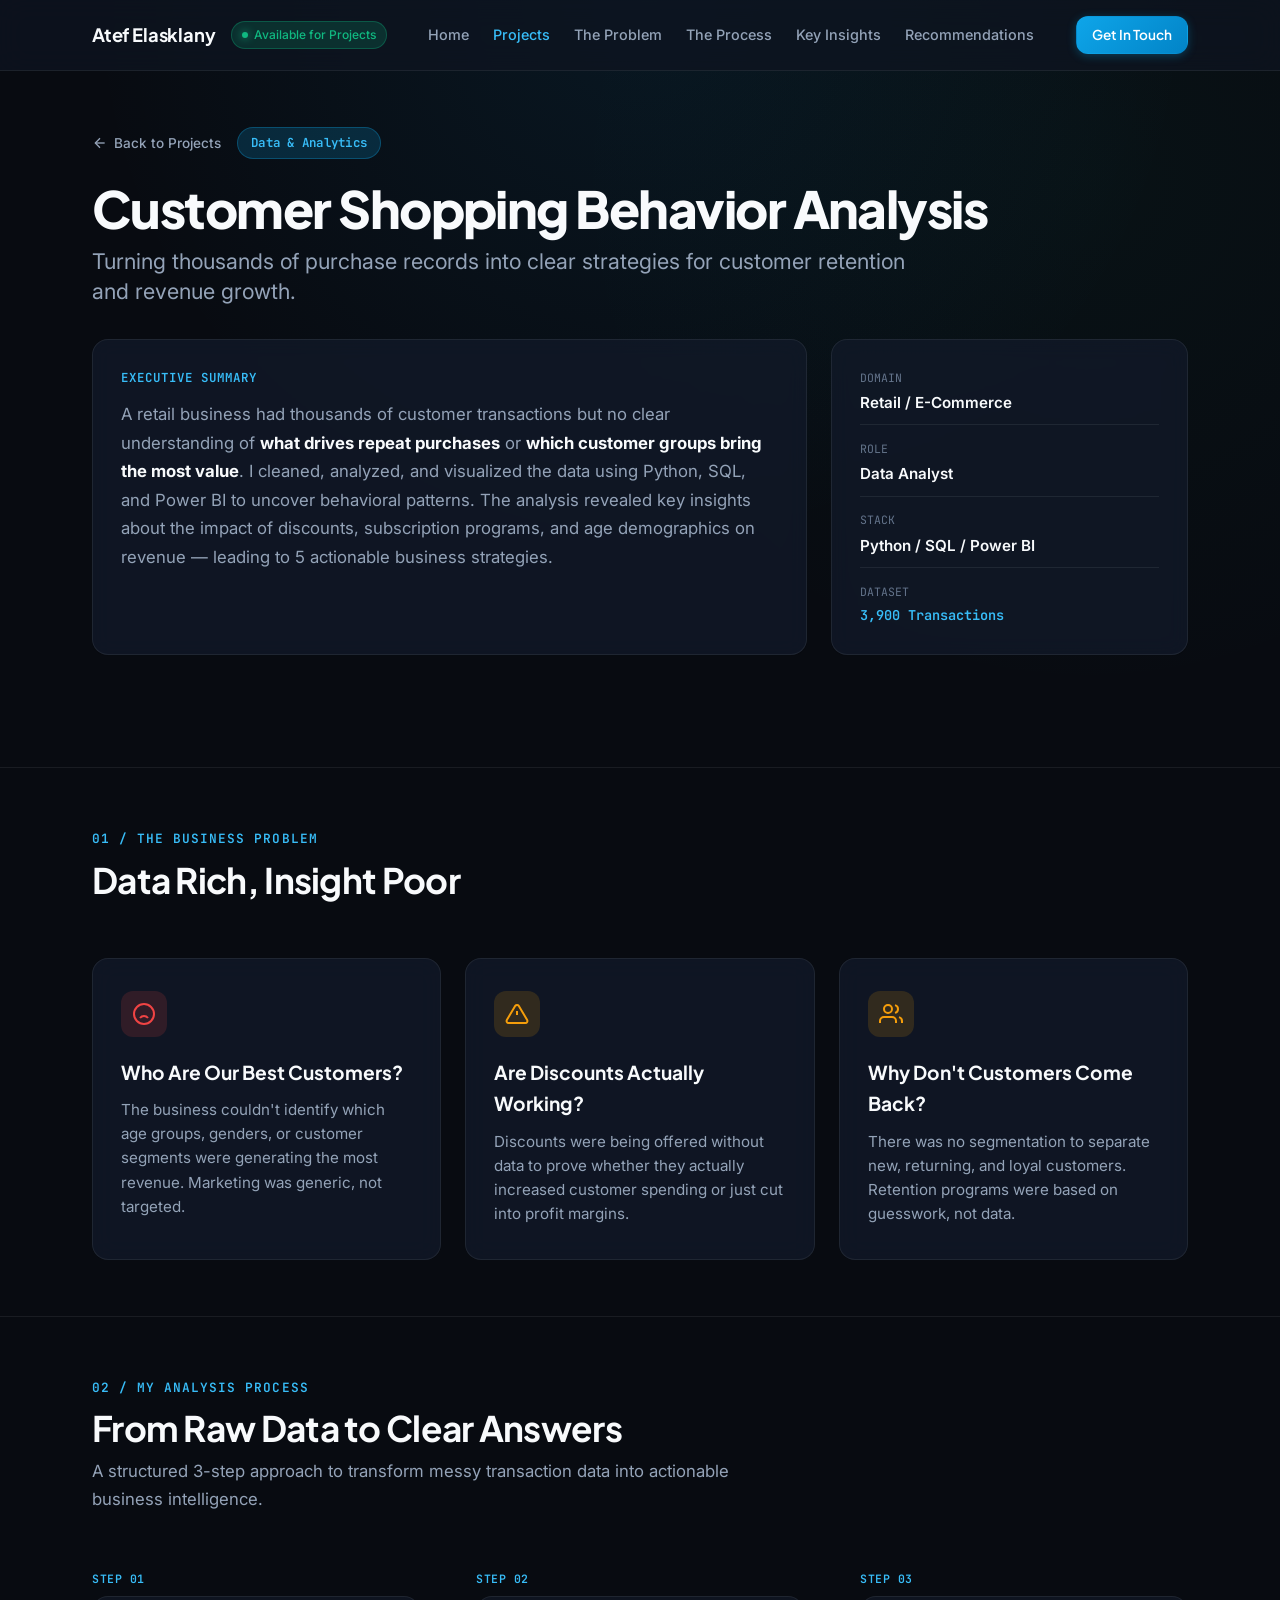
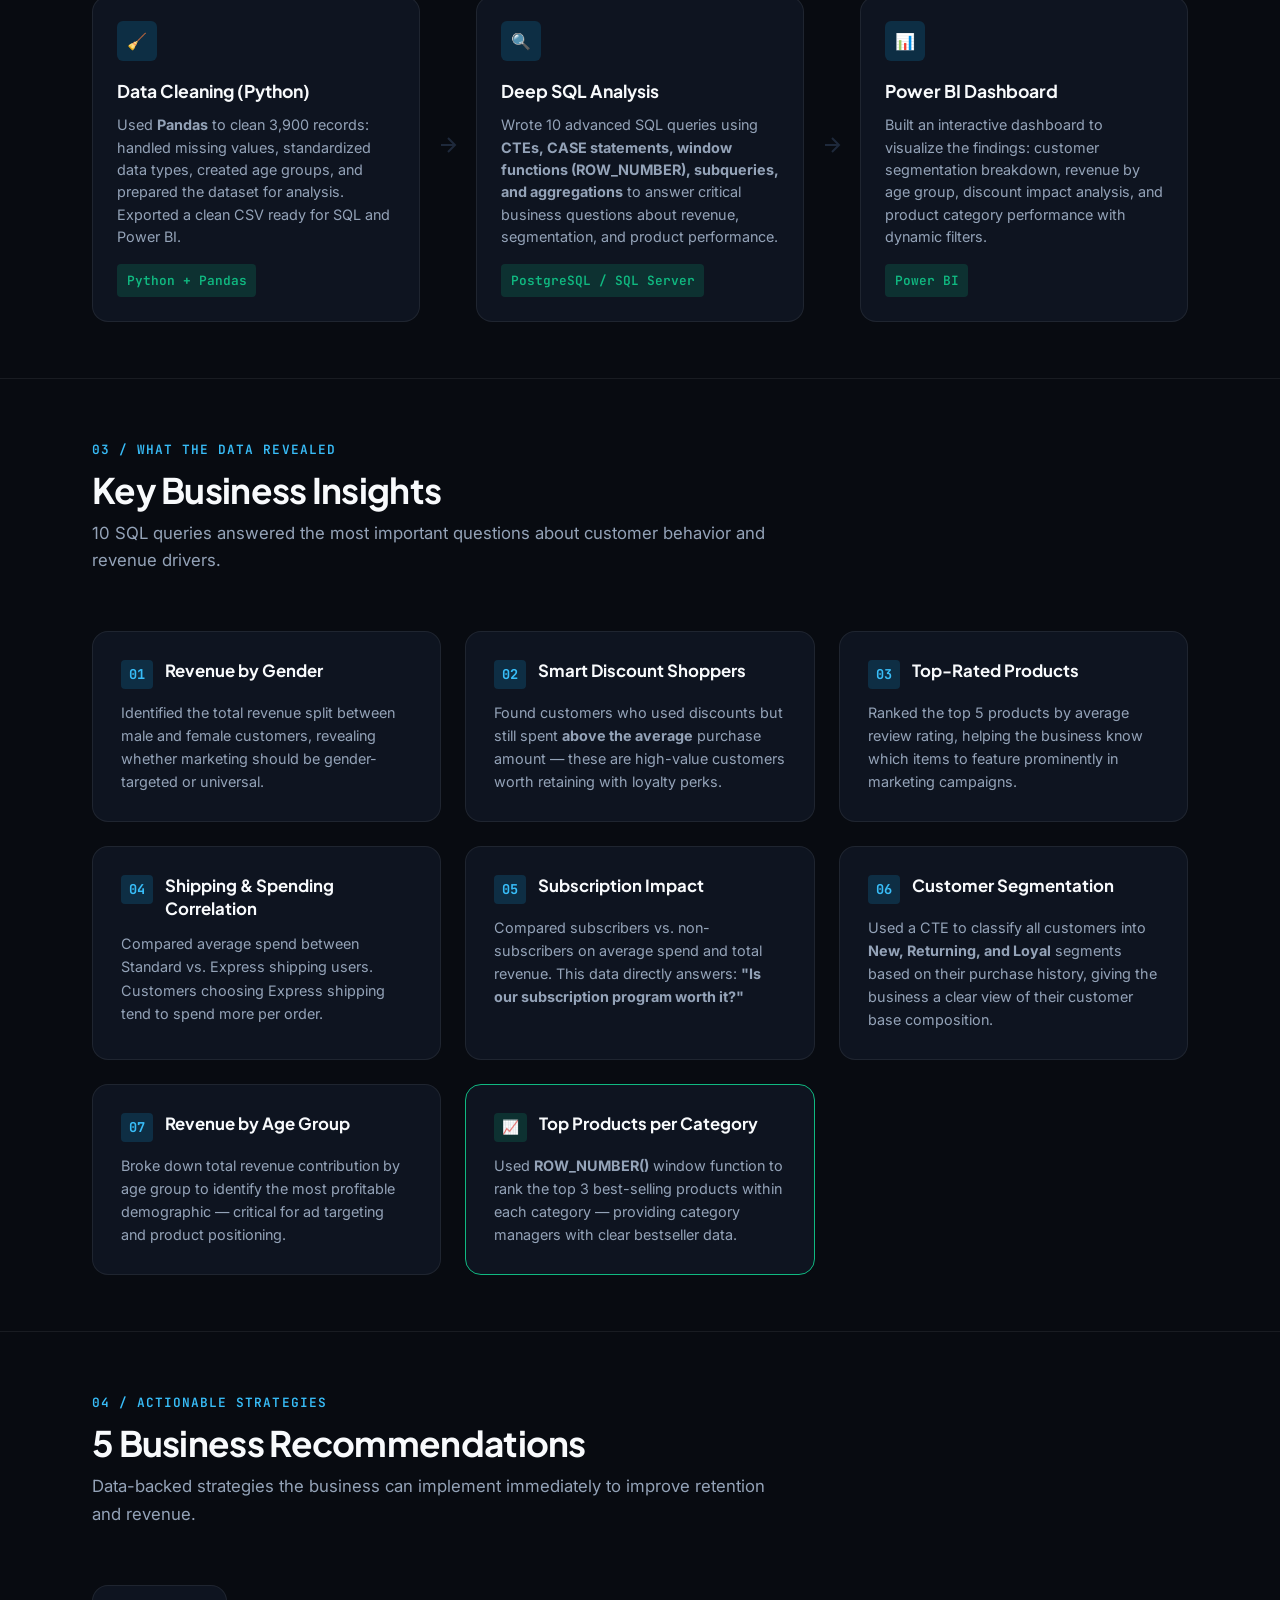
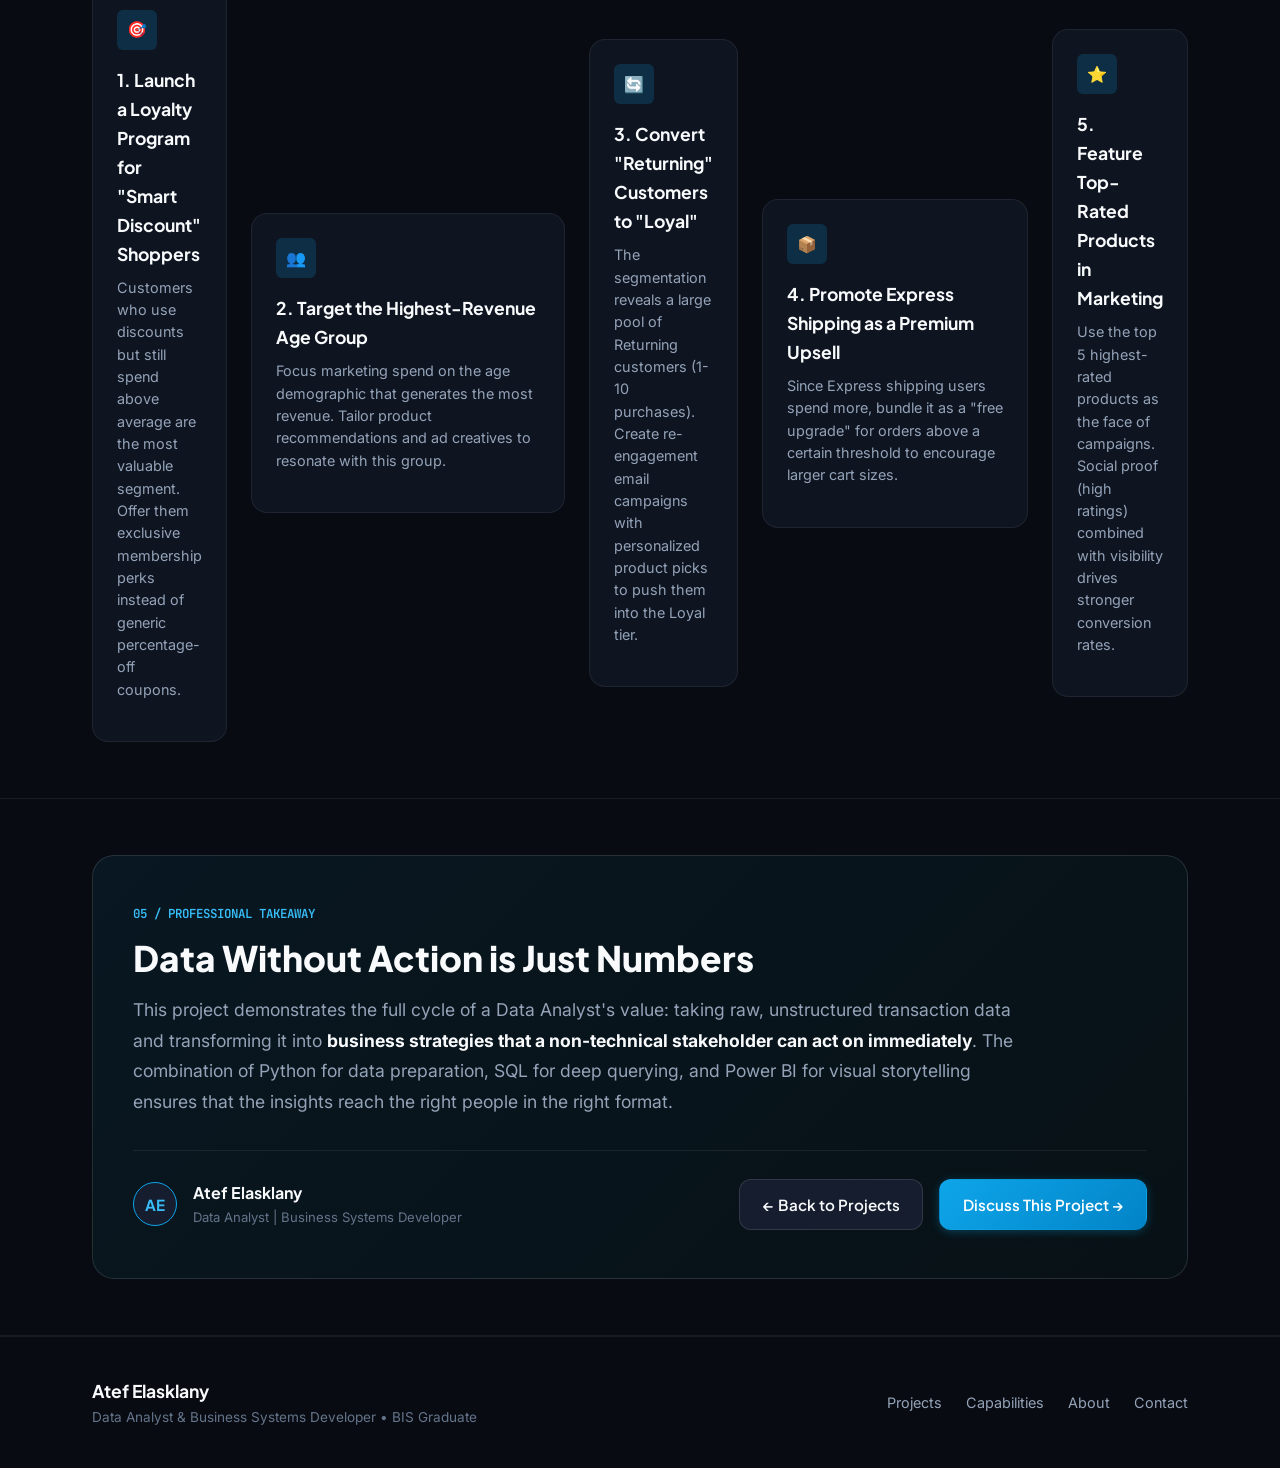
<file: projects/customer-behavior.html>
<!DOCTYPE html>
<html lang="en">
<head>
  <meta charset="UTF-8" />
  <meta name="viewport" content="width=device-width, initial-scale=1.0" />
  <title>Customer Shopping Behavior Analysis | Atef Elasklany</title>
  <meta name="description" content="Customer Shopping Behavior Analysis Case Study by Atef Elasklany. Analyzed 3,900 transactions to uncover behavioral patterns, customer segmentation, and data-driven retention strategies." />
  
  <link rel="preconnect" href="https://fonts.googleapis.com" />
  <link rel="preconnect" href="https://fonts.gstatic.com" crossorigin />
  <link href="https://fonts.googleapis.com/css2?family=Inter:wght@300;400;500;600;700&family=JetBrains+Mono:wght@400;500;600;700&family=Plus+Jakarta+Sans:wght@500;600;700;800&display=swap" rel="stylesheet" />
  
  <link rel="stylesheet" href="../css/styles.css" />
</head>
<body class="dark-theme">

  <!-- ================= TOP NAVIGATION BAR ================= -->
  <header class="site-header">
    <div class="nav-container">
      <a href="../index.html" class="brand-logo">
        <span class="logo-name">Atef Elasklany</span>
        <span class="status-indicator">
          <span class="status-dot"></span> Available for Projects
        </span>
      </a>

      <nav class="nav-links">
        <a href="../index.html">Home</a>
        <a href="../projects.html" style="color: var(--accent-cyan-light);">Projects</a>
        <a href="#problem">The Problem</a>
        <a href="#process">The Process</a>
        <a href="#insights">Key Insights</a>
        <a href="#recommendations">Recommendations</a>
      </nav>

      <div class="nav-actions">
        <a href="../index.html#contact" class="btn btn-sm btn-primary">Get In Touch</a>
      </div>
    </div>
  </header>

  <main class="case-study-container">

    <!-- ================= 01. CASE STUDY HERO ================= -->
    <section class="cs-hero section-spacing" id="overview">
      <div class="container">
        
        <div class="hero-top-meta">
          <a href="../projects.html" class="back-link">
            <svg width="16" height="16" viewBox="0 0 24 24" fill="none" stroke="currentColor" stroke-width="2"><line x1="19" y1="12" x2="5" y2="12"></line><polyline points="12 19 5 12 12 5"></polyline></svg>
            Back to Projects
          </a>
          <span class="badge badge-primary">Data & Analytics</span>
        </div>

        <h1 class="cs-title">Customer Shopping Behavior Analysis</h1>
        <p class="cs-subtitle">Turning thousands of purchase records into clear strategies for customer retention and revenue growth.</p>

        <div class="hero-summary-grid">
          
          <div class="summary-card main-summary">
            <div class="summary-label">Executive Summary</div>
            <p class="summary-text">
              A retail business had thousands of customer transactions but no clear understanding of <strong>what drives repeat purchases</strong> or <strong>which customer groups bring the most value</strong>. I cleaned, analyzed, and visualized the data using Python, SQL, and Power BI to uncover behavioral patterns. The analysis revealed key insights about the impact of discounts, subscription programs, and age demographics on revenue — leading to 5 actionable business strategies.
            </p>
          </div>

          <div class="summary-card meta-sidebar">
            <div class="meta-row">
               <span class="meta-label">Domain</span>
               <span class="meta-val">Retail / E-Commerce</span>
            </div>
            <div class="meta-row">
               <span class="meta-label">Role</span>
               <span class="meta-val">Data Analyst</span>
            </div>
            <div class="meta-row">
               <span class="meta-label">Stack</span>
               <span class="meta-val">Python / SQL / Power BI</span>
            </div>
            <div class="meta-row">
               <span class="meta-label">Dataset</span>
               <span class="meta-val highlight-kpi">3,900 Transactions</span>
            </div>
          </div>

        </div>

      </div>
    </section>

    <!-- ================= 02. THE PROBLEM ================= -->
    <section class="cs-challenge section-spacing" id="problem">
      <div class="container">
        
        <div class="section-header">
          <span class="section-tag">01 / The Business Problem</span>
          <h2 class="section-heading">Data Rich, Insight Poor</h2>
        </div>

        <div class="grid-3-col">
          
          <div class="glass-card">
            <div class="card-icon alert-icon">
              <svg width="24" height="24" viewBox="0 0 24 24" fill="none" stroke="currentColor" stroke-width="2"><circle cx="12" cy="12" r="10"></circle><path d="M16 16s-1.5-2-4-2-4 2-4 2"></path><line x1="9" y1="9" x2="9.01" y2="9"></line><line x1="15" y1="9" x2="15.01" y2="9"></line></svg>
            </div>
            <h3 class="card-h">Who Are Our Best Customers?</h3>
            <p class="card-p">
              The business couldn't identify which age groups, genders, or customer segments were generating the most revenue. Marketing was generic, not targeted.
            </p>
          </div>

          <div class="glass-card">
            <div class="card-icon warning-icon">
              <svg width="24" height="24" viewBox="0 0 24 24" fill="none" stroke="currentColor" stroke-width="2"><path d="M10.29 3.86L1.82 18a2 2 0 0 0 1.71 3h16.94a2 2 0 0 0 1.71-3L13.71 3.86a2 2 0 0 0-3.42 0z"></path><line x1="12" y1="9" x2="12" y2="13"></line><line x1="12" y1="17" x2="12.01" y2="17"></line></svg>
            </div>
            <h3 class="card-h">Are Discounts Actually Working?</h3>
            <p class="card-p">
              Discounts were being offered without data to prove whether they actually increased customer spending or just cut into profit margins.
            </p>
          </div>

          <div class="glass-card">
            <div class="card-icon warning-icon">
              <svg width="24" height="24" viewBox="0 0 24 24" fill="none" stroke="currentColor" stroke-width="2"><path d="M17 21v-2a4 4 0 0 0-4-4H5a4 4 0 0 0-4 4v2"></path><circle cx="9" cy="7" r="4"></circle><path d="M23 21v-2a4 4 0 0 0-3-3.87"></path><path d="M16 3.13a4 4 0 0 1 0 7.75"></path></svg>
            </div>
            <h3 class="card-h">Why Don't Customers Come Back?</h3>
            <p class="card-p">
              There was no segmentation to separate new, returning, and loyal customers. Retention programs were based on guesswork, not data.
            </p>
          </div>

        </div>

      </div>
    </section>

    <!-- ================= 03. THE PROCESS ================= -->
    <section class="cs-approach section-spacing" id="process">
      <div class="container">
        
        <div class="section-header">
          <span class="section-tag">02 / My Analysis Process</span>
          <h2 class="section-heading">From Raw Data to Clear Answers</h2>
          <p class="section-sub">A structured 3-step approach to transform messy transaction data into actionable business intelligence.</p>
        </div>

        <div class="journey-flow">
          
          <div class="journey-step">
            <div class="step-badge">Step 01</div>
            <div class="step-card">
              <div class="step-icon">🧹</div>
              <h3 class="step-title">Data Cleaning (Python)</h3>
              <p class="step-desc">
                Used <strong>Pandas</strong> to clean 3,900 records: handled missing values, standardized data types, created age groups, and prepared the dataset for analysis. Exported a clean CSV ready for SQL and Power BI.
              </p>
              <div class="step-metric">Python + Pandas</div>
            </div>
          </div>

          <div class="journey-arrow">
            <svg width="24" height="24" viewBox="0 0 24 24" fill="none" stroke="currentColor" stroke-width="2"><line x1="5" y1="12" x2="19" y2="12"></line><polyline points="12 5 19 12 12 19"></polyline></svg>
          </div>

          <div class="journey-step">
            <div class="step-badge">Step 02</div>
            <div class="step-card">
              <div class="step-icon">🔍</div>
              <h3 class="step-title">Deep SQL Analysis</h3>
              <p class="step-desc">
                Wrote 10 advanced SQL queries using <strong>CTEs, CASE statements, window functions (ROW_NUMBER), subqueries, and aggregations</strong> to answer critical business questions about revenue, segmentation, and product performance.
              </p>
              <div class="step-metric">PostgreSQL / SQL Server</div>
            </div>
          </div>

          <div class="journey-arrow">
            <svg width="24" height="24" viewBox="0 0 24 24" fill="none" stroke="currentColor" stroke-width="2"><line x1="5" y1="12" x2="19" y2="12"></line><polyline points="12 5 19 12 12 19"></polyline></svg>
          </div>

          <div class="journey-step">
            <div class="step-badge">Step 03</div>
            <div class="step-card">
              <div class="step-icon">📊</div>
              <h3 class="step-title">Power BI Dashboard</h3>
              <p class="step-desc">
                Built an interactive dashboard to visualize the findings: customer segmentation breakdown, revenue by age group, discount impact analysis, and product category performance with dynamic filters.
              </p>
              <div class="step-metric">Power BI</div>
            </div>
          </div>

        </div>

      </div>
    </section>

    <!-- ================= 04. KEY INSIGHTS ================= -->
    <section class="cs-ecosystem section-spacing" id="insights">
      <div class="container">
        
        <div class="section-header">
          <span class="section-tag">03 / What The Data Revealed</span>
          <h2 class="section-heading">Key Business Insights</h2>
          <p class="section-sub">10 SQL queries answered the most important questions about customer behavior and revenue drivers.</p>
        </div>

        <div class="rec-grid">
          
          <div class="rec-card">
            <div class="rec-header">
              <span class="rec-number">01</span>
              <h3 class="rec-title">Revenue by Gender</h3>
            </div>
            <p class="rec-p">
              Identified the total revenue split between male and female customers, revealing whether marketing should be gender-targeted or universal.
            </p>
          </div>

          <div class="rec-card">
            <div class="rec-header">
              <span class="rec-number">02</span>
              <h3 class="rec-title">Smart Discount Shoppers</h3>
            </div>
            <p class="rec-p">
              Found customers who used discounts but still spent <strong>above the average</strong> purchase amount — these are high-value customers worth retaining with loyalty perks.
            </p>
          </div>

          <div class="rec-card">
            <div class="rec-header">
              <span class="rec-number">03</span>
              <h3 class="rec-title">Top-Rated Products</h3>
            </div>
            <p class="rec-p">
              Ranked the top 5 products by average review rating, helping the business know which items to feature prominently in marketing campaigns.
            </p>
          </div>

          <div class="rec-card">
            <div class="rec-header">
              <span class="rec-number">04</span>
              <h3 class="rec-title">Shipping & Spending Correlation</h3>
            </div>
            <p class="rec-p">
              Compared average spend between Standard vs. Express shipping users. Customers choosing Express shipping tend to spend more per order.
            </p>
          </div>

          <div class="rec-card">
            <div class="rec-header">
              <span class="rec-number">05</span>
              <h3 class="rec-title">Subscription Impact</h3>
            </div>
            <p class="rec-p">
              Compared subscribers vs. non-subscribers on average spend and total revenue. This data directly answers: <strong>"Is our subscription program worth it?"</strong>
            </p>
          </div>

          <div class="rec-card">
            <div class="rec-header">
              <span class="rec-number">06</span>
              <h3 class="rec-title">Customer Segmentation</h3>
            </div>
            <p class="rec-p">
              Used a CTE to classify all customers into <strong>New, Returning, and Loyal</strong> segments based on their purchase history, giving the business a clear view of their customer base composition.
            </p>
          </div>

          <div class="rec-card">
            <div class="rec-header">
              <span class="rec-number">07</span>
              <h3 class="rec-title">Revenue by Age Group</h3>
            </div>
            <p class="rec-p">
              Broke down total revenue contribution by age group to identify the most profitable demographic — critical for ad targeting and product positioning.
            </p>
          </div>

          <div class="rec-card" style="border-color: var(--accent-emerald);">
            <div class="rec-header">
              <span class="rec-number" style="background: var(--accent-emerald-glow); color: var(--accent-emerald);">📈</span>
              <h3 class="rec-title">Top Products per Category</h3>
            </div>
            <p class="rec-p">
              Used <strong>ROW_NUMBER()</strong> window function to rank the top 3 best-selling products within each category — providing category managers with clear bestseller data.
            </p>
          </div>

        </div>

      </div>
    </section>

    <!-- ================= 05. BUSINESS RECOMMENDATIONS ================= -->
    <section class="cs-approach section-spacing" id="recommendations">
      <div class="container">
        
        <div class="section-header">
          <span class="section-tag">04 / Actionable Strategies</span>
          <h2 class="section-heading">5 Business Recommendations</h2>
          <p class="section-sub">Data-backed strategies the business can implement immediately to improve retention and revenue.</p>
        </div>

        <div class="journey-flow" style="flex-direction: column; gap: 1.5rem;">
          
          <div class="journey-step" style="width: 100%;">
            <div class="step-card" style="max-width: 100%;">
              <div class="step-icon">🎯</div>
              <h3 class="step-title">1. Launch a Loyalty Program for "Smart Discount" Shoppers</h3>
              <p class="step-desc">
                Customers who use discounts but still spend above average are the most valuable segment. Offer them exclusive membership perks instead of generic percentage-off coupons.
              </p>
            </div>
          </div>

          <div class="journey-step" style="width: 100%;">
            <div class="step-card" style="max-width: 100%;">
              <div class="step-icon">👥</div>
              <h3 class="step-title">2. Target the Highest-Revenue Age Group</h3>
              <p class="step-desc">
                Focus marketing spend on the age demographic that generates the most revenue. Tailor product recommendations and ad creatives to resonate with this group.
              </p>
            </div>
          </div>

          <div class="journey-step" style="width: 100%;">
            <div class="step-card" style="max-width: 100%;">
              <div class="step-icon">🔄</div>
              <h3 class="step-title">3. Convert "Returning" Customers to "Loyal"</h3>
              <p class="step-desc">
                The segmentation reveals a large pool of Returning customers (1-10 purchases). Create re-engagement email campaigns with personalized product picks to push them into the Loyal tier.
              </p>
            </div>
          </div>

          <div class="journey-step" style="width: 100%;">
            <div class="step-card" style="max-width: 100%;">
              <div class="step-icon">📦</div>
              <h3 class="step-title">4. Promote Express Shipping as a Premium Upsell</h3>
              <p class="step-desc">
                Since Express shipping users spend more, bundle it as a "free upgrade" for orders above a certain threshold to encourage larger cart sizes.
              </p>
            </div>
          </div>

          <div class="journey-step" style="width: 100%;">
            <div class="step-card" style="max-width: 100%;">
              <div class="step-icon">⭐</div>
              <h3 class="step-title">5. Feature Top-Rated Products in Marketing</h3>
              <p class="step-desc">
                Use the top 5 highest-rated products as the face of campaigns. Social proof (high ratings) combined with visibility drives stronger conversion rates.
              </p>
            </div>
          </div>

        </div>

      </div>
    </section>

    <!-- ================= 06. FINAL TAKEAWAY ================= -->
    <section class="cs-takeaway section-spacing" id="takeaway">
      <div class="container">
        
        <div class="takeaway-box">
          <div class="takeaway-tag">05 / Professional Takeaway</div>
          <h2 class="takeaway-heading">Data Without Action is Just Numbers</h2>
          <p class="takeaway-p">
            This project demonstrates the full cycle of a Data Analyst's value: taking raw, unstructured transaction data and transforming it into <strong>business strategies that a non-technical stakeholder can act on immediately</strong>. The combination of Python for data preparation, SQL for deep querying, and Power BI for visual storytelling ensures that the insights reach the right people in the right format.
          </p>
          
          <div class="takeaway-footer">
            <div class="author-block">
              <div class="author-avatar">AE</div>
              <div>
                <div class="author-name">Atef Elasklany</div>
                <div class="author-title">Data Analyst | Business Systems Developer</div>
              </div>
            </div>
            <div class="takeaway-actions">
              <a href="../projects.html" class="btn btn-secondary">← Back to Projects</a>
              <a href="../index.html#contact" class="btn btn-primary">Discuss This Project →</a>
            </div>
          </div>
        </div>

      </div>
    </section>

  </main>

  <!-- ================= SITE FOOTER ================= -->
  <footer class="site-footer">
    <div class="container footer-container">
      <div class="footer-left">
        <div class="footer-brand">Atef Elasklany</div>
        <p class="footer-sub">Data Analyst & Business Systems Developer • BIS Graduate</p>
      </div>
      <div class="footer-links">
        <a href="../projects.html" class="footer-link">Projects</a>
        <a href="../index.html#capabilities" class="footer-link">Capabilities</a>
        <a href="../index.html#about" class="footer-link">About</a>
        <a href="../index.html#contact" class="footer-link">Contact</a>
      </div>
    </div>
  </footer>

  <script src="../js/app.js"></script>
</body>
</html>
</file>
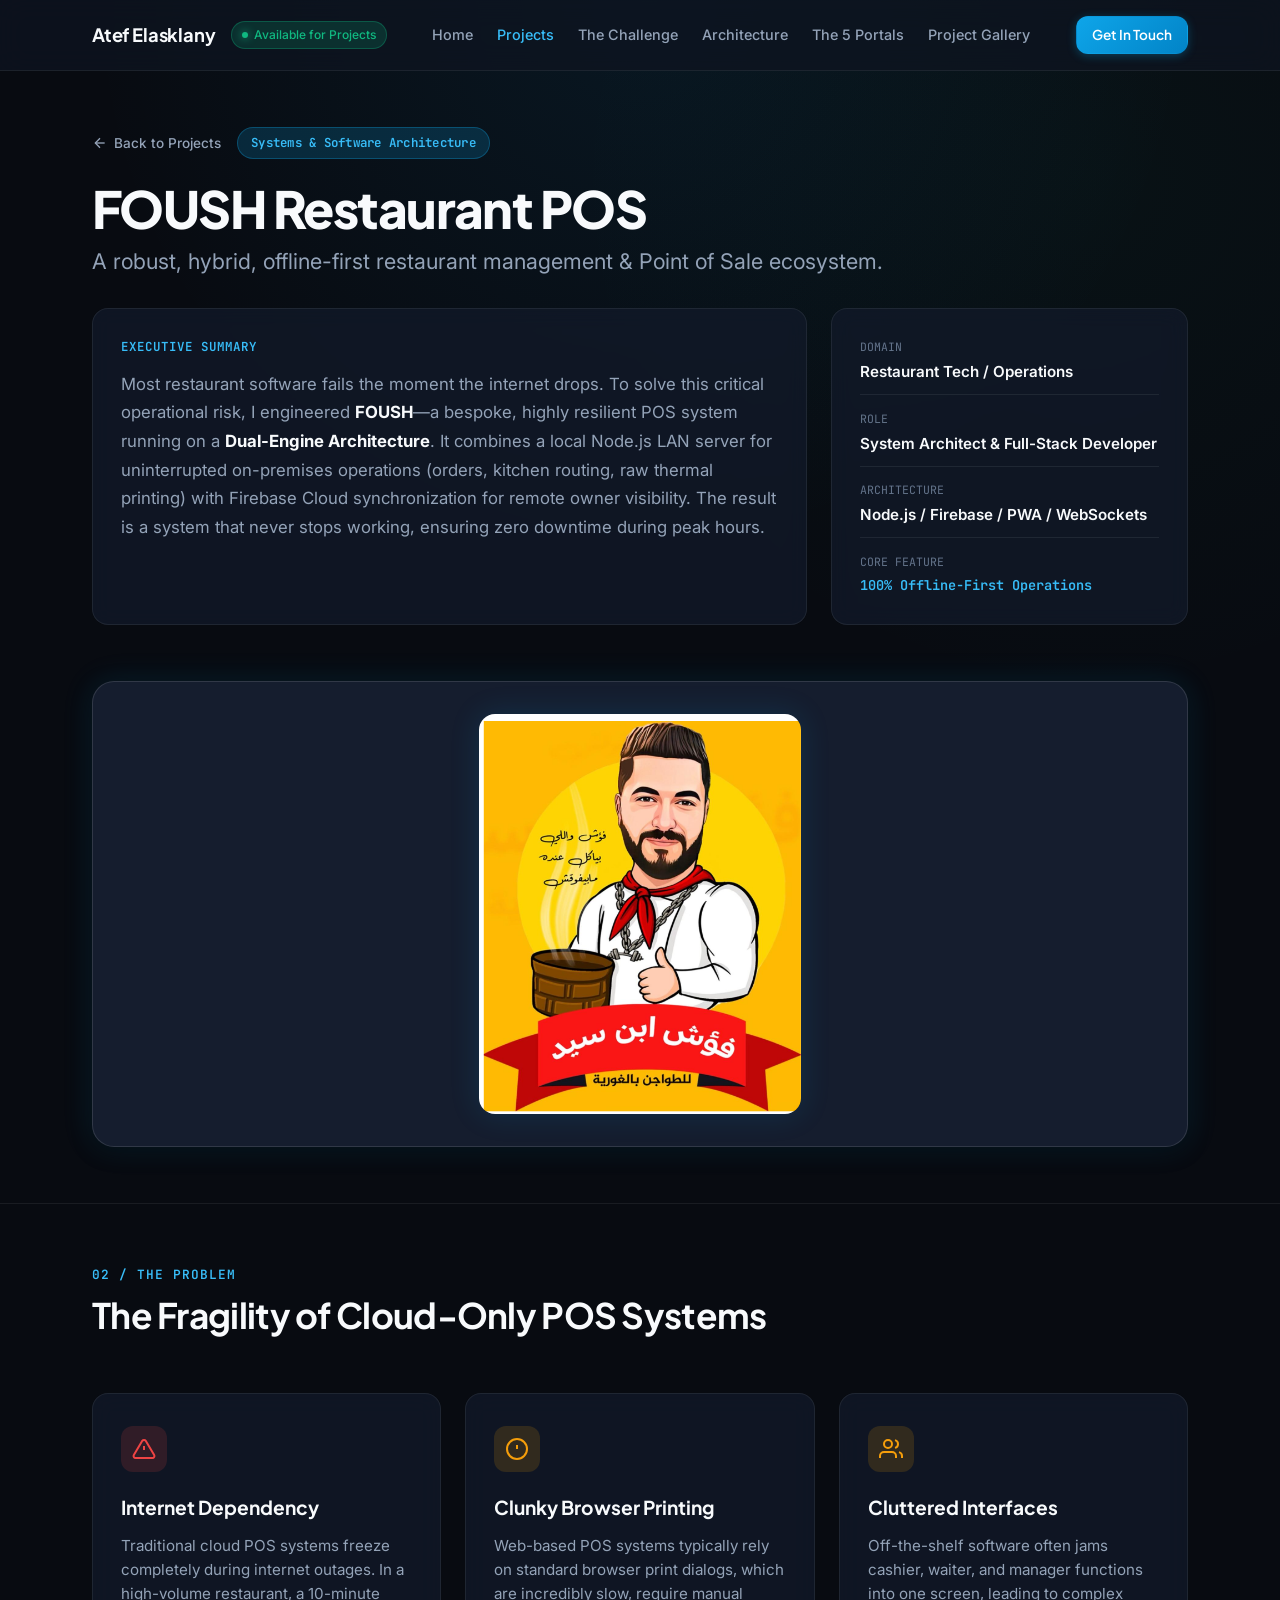
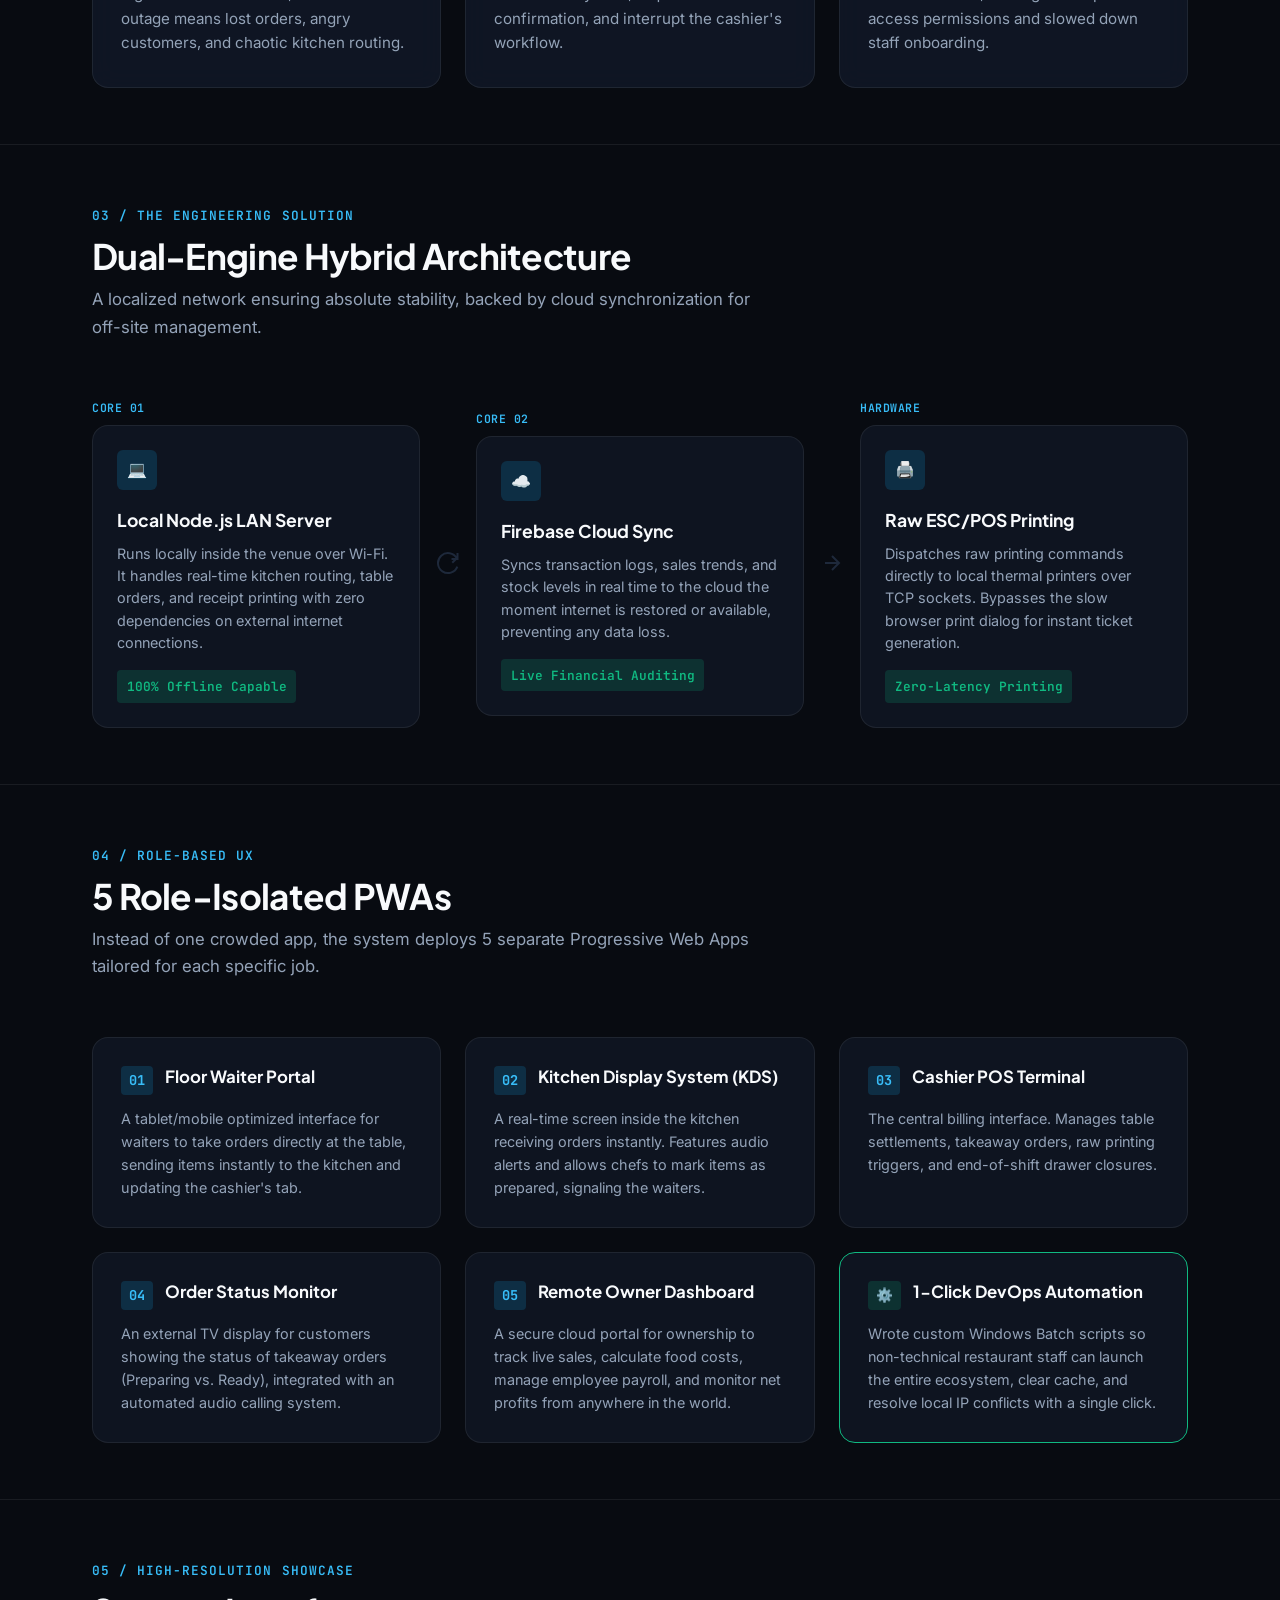
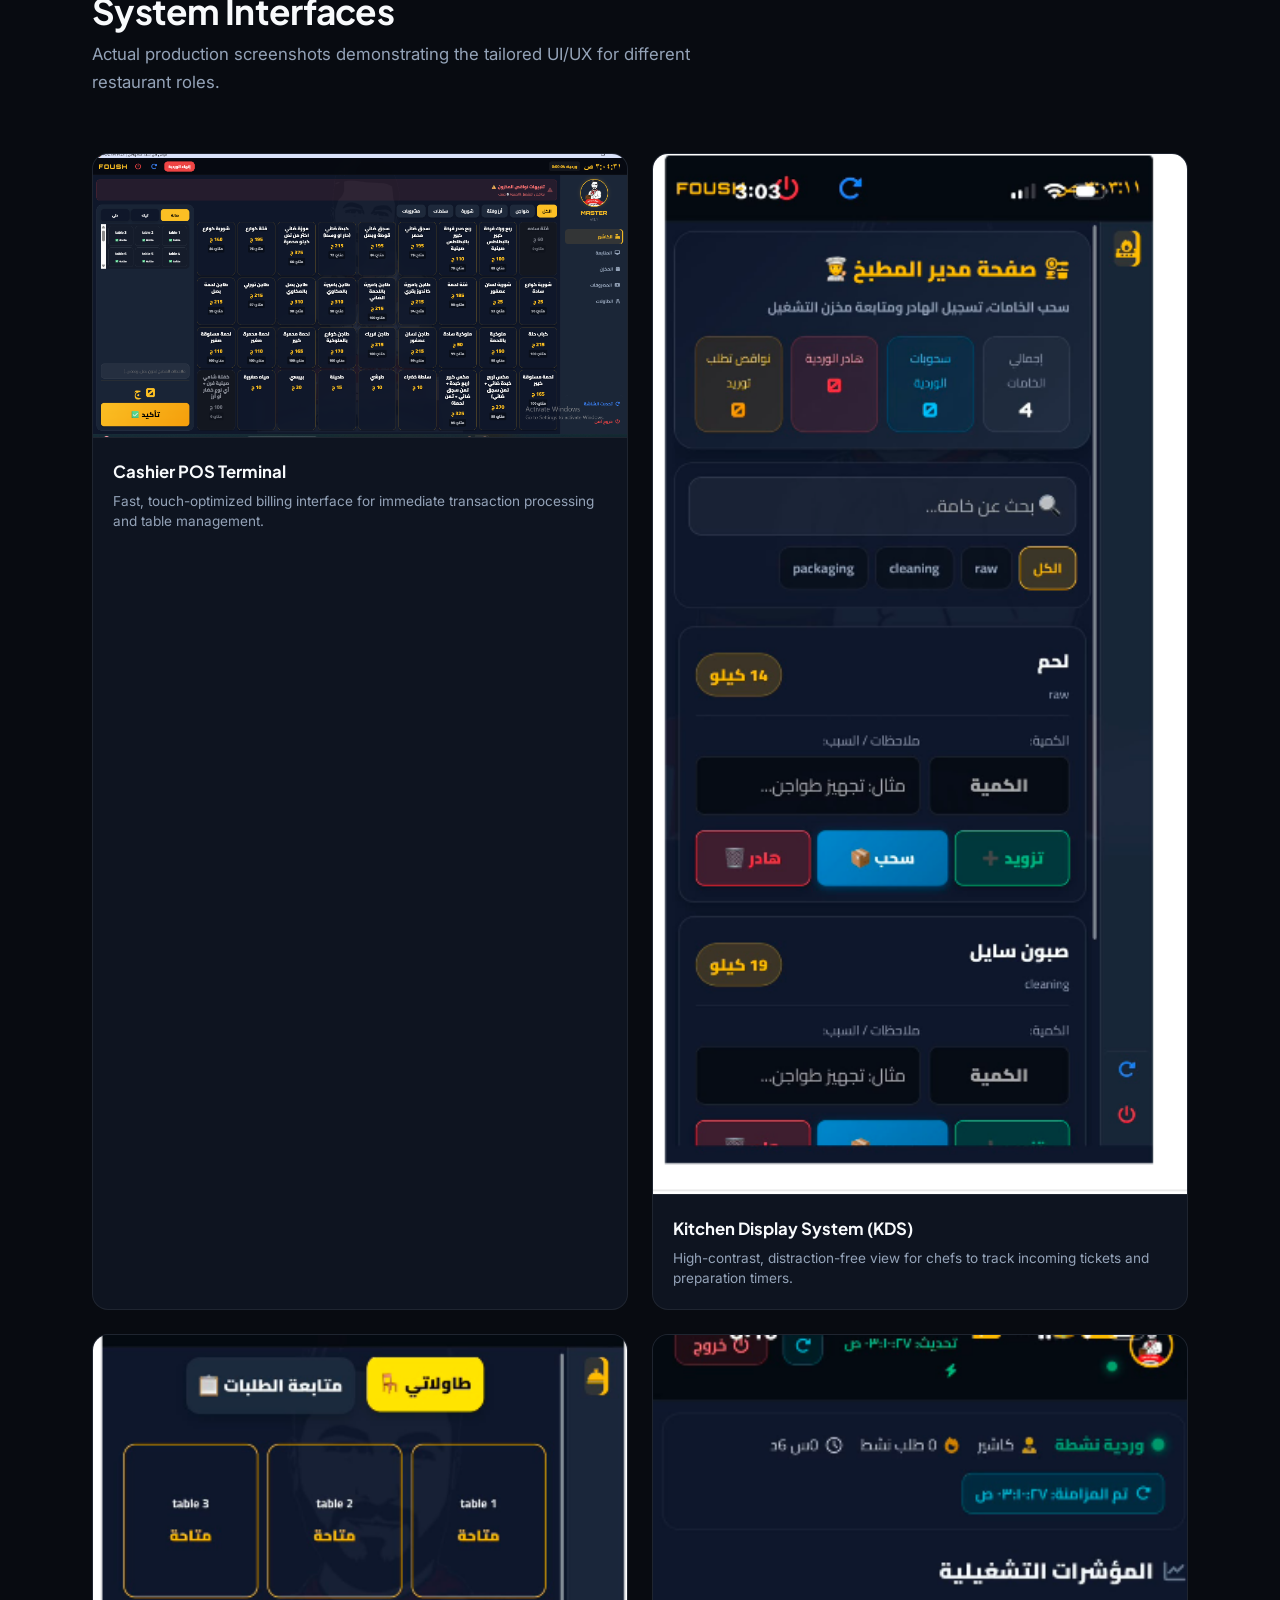
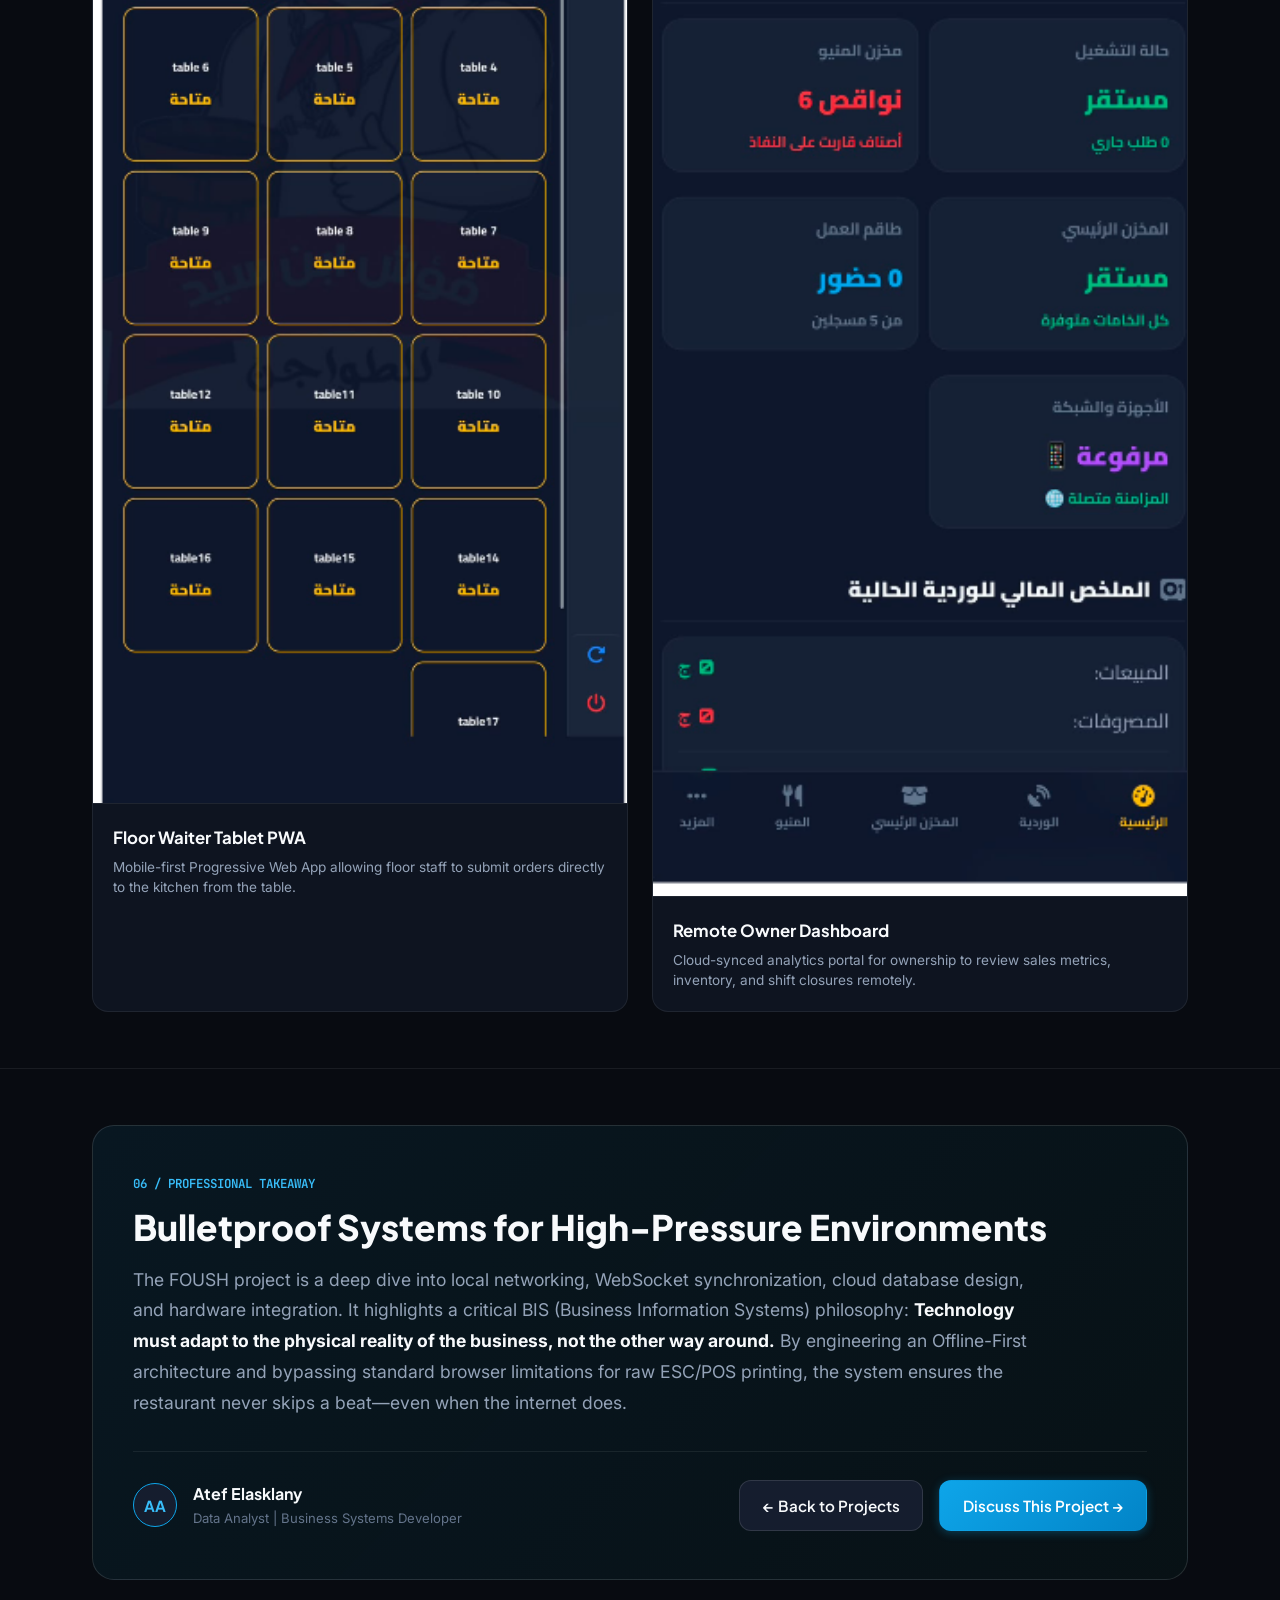
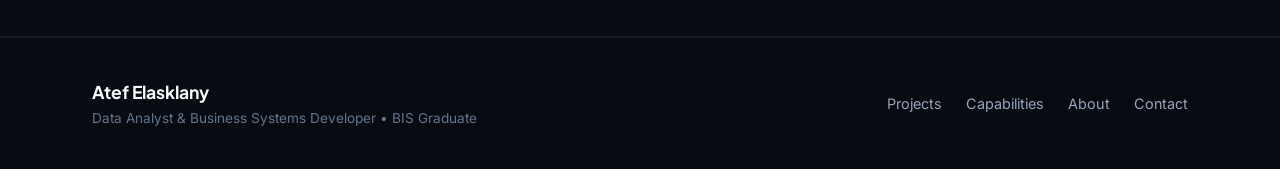
<file: projects/foush.html>
<!DOCTYPE html>
<html lang="en">
<head>
  <meta charset="UTF-8" />
  <meta name="viewport" content="width=device-width, initial-scale=1.0" />
  <title>FOUSH Restaurant POS | Atef Elasklany</title>
  <meta name="description" content="FOUSH Integrated System - A robust, hybrid, offline-first restaurant management & Point of Sale ecosystem designed by Atef Elasklany." />
  
  <link rel="preconnect" href="https://fonts.googleapis.com" />
  <link rel="preconnect" href="https://fonts.gstatic.com" crossorigin />
  <link href="https://fonts.googleapis.com/css2?family=Inter:wght@300;400;500;600;700&family=JetBrains+Mono:wght@400;500;600;700&family=Plus+Jakarta+Sans:wght@500;600;700;800&display=swap" rel="stylesheet" />
  
  <link rel="stylesheet" href="../css/styles.css" />
</head>
<body class="dark-theme">

  <!-- ================= TOP NAVIGATION BAR ================= -->
  <header class="site-header">
    <div class="nav-container">
      <a href="../index.html" class="brand-logo">
        <span class="logo-name">Atef Elasklany</span>
        <span class="status-indicator">
          <span class="status-dot"></span> Available for Projects
        </span>
      </a>

      <nav class="nav-links">
        <a href="../index.html">Home</a>
        <a href="../projects.html" style="color: var(--accent-cyan-light);">Projects</a>
        <a href="#challenge">The Challenge</a>
        <a href="#architecture">Architecture</a>
        <a href="#portals">The 5 Portals</a>
        <a href="#gallery">Project Gallery</a>
      </nav>

      <div class="nav-actions">
        <a href="../index.html#contact" class="btn btn-sm btn-primary">Get In Touch</a>
      </div>
    </div>
  </header>

  <main class="case-study-container">

    <!-- ================= 01. CASE STUDY HERO ================= -->
    <section class="cs-hero section-spacing" id="overview">
      <div class="container">
        
        <div class="hero-top-meta">
          <a href="../projects.html" class="back-link">
            <svg width="16" height="16" viewBox="0 0 24 24" fill="none" stroke="currentColor" stroke-width="2"><line x1="19" y1="12" x2="5" y2="12"></line><polyline points="12 19 5 12 12 5"></polyline></svg>
            Back to Projects
          </a>
          <span class="badge badge-primary">Systems & Software Architecture</span>
        </div>

        <h1 class="cs-title">FOUSH Restaurant POS</h1>
        <p class="cs-subtitle">A robust, hybrid, offline-first restaurant management & Point of Sale ecosystem.</p>

        <div class="hero-summary-grid">
          
          <div class="summary-card main-summary">
            <div class="summary-label">Executive Summary</div>
            <p class="summary-text">
              Most restaurant software fails the moment the internet drops. To solve this critical operational risk, I engineered <strong>FOUSH</strong>—a bespoke, highly resilient POS system running on a <strong>Dual-Engine Architecture</strong>. It combines a local Node.js LAN server for uninterrupted on-premises operations (orders, kitchen routing, raw thermal printing) with Firebase Cloud synchronization for remote owner visibility. The result is a system that never stops working, ensuring zero downtime during peak hours.
            </p>
          </div>

          <div class="summary-card meta-sidebar">
            <div class="meta-row">
               <span class="meta-label">Domain</span>
               <span class="meta-val">Restaurant Tech / Operations</span>
            </div>
            <div class="meta-row">
               <span class="meta-label">Role</span>
               <span class="meta-val">System Architect & Full-Stack Developer</span>
            </div>
            <div class="meta-row">
               <span class="meta-label">Architecture</span>
               <span class="meta-val">Node.js / Firebase / PWA / WebSockets</span>
            </div>
            <div class="meta-row">
               <span class="meta-label">Core Feature</span>
               <span class="meta-val highlight-kpi">100% Offline-First Operations</span>
            </div>
          </div>

        </div>

        <!-- Hero Visual Showcase (Real Logo) -->
        <div class="hero-visual-frame" style="padding: 2rem; background: var(--bg-surface-elevated); display: flex; justify-content: center;">
          <img src="../assets/foush_real_cover.png" alt="FOUSH Restaurant Logo" style="max-height: 400px; border-radius: var(--radius-lg); box-shadow: var(--shadow-glow);">
        </div>

      </div>
    </section>

    <!-- ================= 02. THE CHALLENGE ================= -->
    <section class="cs-challenge section-spacing" id="challenge">
      <div class="container">
        
        <div class="section-header">
          <span class="section-tag">02 / The Problem</span>
          <h2 class="section-heading">The Fragility of Cloud-Only POS Systems</h2>
        </div>

        <div class="grid-3-col">
          
          <div class="glass-card">
            <div class="card-icon alert-icon">
              <svg width="24" height="24" viewBox="0 0 24 24" fill="none" stroke="currentColor" stroke-width="2"><path d="M10.29 3.86L1.82 18a2 2 0 0 0 1.71 3h16.94a2 2 0 0 0 1.71-3L13.71 3.86a2 2 0 0 0-3.42 0z"></path><line x1="12" y1="9" x2="12" y2="13"></line><line x1="12" y1="17" x2="12.01" y2="17"></line></svg>
            </div>
            <h3 class="card-h">Internet Dependency</h3>
            <p class="card-p">
              Traditional cloud POS systems freeze completely during internet outages. In a high-volume restaurant, a 10-minute outage means lost orders, angry customers, and chaotic kitchen routing.
            </p>
          </div>

          <div class="glass-card">
            <div class="card-icon warning-icon">
              <svg width="24" height="24" viewBox="0 0 24 24" fill="none" stroke="currentColor" stroke-width="2"><circle cx="12" cy="12" r="10"></circle><line x1="12" y1="8" x2="12" y2="12"></line><line x1="12" y1="16" x2="12.01" y2="16"></line></svg>
            </div>
            <h3 class="card-h">Clunky Browser Printing</h3>
            <p class="card-p">
              Web-based POS systems typically rely on standard browser print dialogs, which are incredibly slow, require manual confirmation, and interrupt the cashier's workflow.
            </p>
          </div>

          <div class="glass-card">
            <div class="card-icon warning-icon">
              <svg width="24" height="24" viewBox="0 0 24 24" fill="none" stroke="currentColor" stroke-width="2"><path d="M17 21v-2a4 4 0 0 0-4-4H5a4 4 0 0 0-4 4v2"></path><circle cx="9" cy="7" r="4"></circle><path d="M23 21v-2a4 4 0 0 0-3-3.87"></path><path d="M16 3.13a4 4 0 0 1 0 7.75"></path></svg>
            </div>
            <h3 class="card-h">Cluttered Interfaces</h3>
            <p class="card-p">
              Off-the-shelf software often jams cashier, waiter, and manager functions into one screen, leading to complex access permissions and slowed down staff onboarding.
            </p>
          </div>

        </div>

      </div>
    </section>

    <!-- ================= 03. HYBRID ARCHITECTURE ================= -->
    <section class="cs-approach section-spacing" id="architecture">
      <div class="container">
        
        <div class="section-header">
          <span class="section-tag">03 / The Engineering Solution</span>
          <h2 class="section-heading">Dual-Engine Hybrid Architecture</h2>
          <p class="section-sub">A localized network ensuring absolute stability, backed by cloud synchronization for off-site management.</p>
        </div>

        <div class="journey-flow">
          
          <div class="journey-step">
            <div class="step-badge">Core 01</div>
            <div class="step-card">
              <div class="step-icon">💻</div>
              <h3 class="step-title">Local Node.js LAN Server</h3>
              <p class="step-desc">
                Runs locally inside the venue over Wi-Fi. It handles real-time kitchen routing, table orders, and receipt printing with zero dependencies on external internet connections.
              </p>
              <div class="step-metric">100% Offline Capable</div>
            </div>
          </div>

          <div class="journey-arrow">
            <svg width="24" height="24" viewBox="0 0 24 24" fill="none" stroke="currentColor" stroke-width="2"><path d="M21.5 2v6h-6M21.34 15.57a10 10 0 1 1-.59-8.31l-4.5 4.5"></path></svg>
          </div>

          <div class="journey-step">
            <div class="step-badge">Core 02</div>
            <div class="step-card">
              <div class="step-icon">☁️</div>
              <h3 class="step-title">Firebase Cloud Sync</h3>
              <p class="step-desc">
                Syncs transaction logs, sales trends, and stock levels in real time to the cloud the moment internet is restored or available, preventing any data loss.
              </p>
              <div class="step-metric">Live Financial Auditing</div>
            </div>
          </div>

          <div class="journey-arrow">
            <svg width="24" height="24" viewBox="0 0 24 24" fill="none" stroke="currentColor" stroke-width="2"><line x1="5" y1="12" x2="19" y2="12"></line><polyline points="12 5 19 12 12 19"></polyline></svg>
          </div>

          <div class="journey-step">
            <div class="step-badge">Hardware</div>
            <div class="step-card">
              <div class="step-icon">🖨️</div>
              <h3 class="step-title">Raw ESC/POS Printing</h3>
              <p class="step-desc">
                Dispatches raw printing commands directly to local thermal printers over TCP sockets. Bypasses the slow browser print dialog for instant ticket generation.
              </p>
              <div class="step-metric">Zero-Latency Printing</div>
            </div>
          </div>

        </div>

      </div>
    </section>

    <!-- ================= 04. THE 5 PORTALS ================= -->
    <section class="cs-ecosystem section-spacing" id="portals">
      <div class="container">
        
        <div class="section-header">
          <span class="section-tag">04 / Role-Based UX</span>
          <h2 class="section-heading">5 Role-Isolated PWAs</h2>
          <p class="section-sub">Instead of one crowded app, the system deploys 5 separate Progressive Web Apps tailored for each specific job.</p>
        </div>

        <div class="rec-grid">
          
          <div class="rec-card">
            <div class="rec-header">
              <span class="rec-number">01</span>
              <h3 class="rec-title">Floor Waiter Portal</h3>
            </div>
            <p class="rec-p">
              A tablet/mobile optimized interface for waiters to take orders directly at the table, sending items instantly to the kitchen and updating the cashier's tab.
            </p>
          </div>

          <div class="rec-card">
            <div class="rec-header">
              <span class="rec-number">02</span>
              <h3 class="rec-title">Kitchen Display System (KDS)</h3>
            </div>
            <p class="rec-p">
              A real-time screen inside the kitchen receiving orders instantly. Features audio alerts and allows chefs to mark items as prepared, signaling the waiters.
            </p>
          </div>

          <div class="rec-card">
            <div class="rec-header">
              <span class="rec-number">03</span>
              <h3 class="rec-title">Cashier POS Terminal</h3>
            </div>
            <p class="rec-p">
              The central billing interface. Manages table settlements, takeaway orders, raw printing triggers, and end-of-shift drawer closures.
            </p>
          </div>

          <div class="rec-card">
            <div class="rec-header">
              <span class="rec-number">04</span>
              <h3 class="rec-title">Order Status Monitor</h3>
            </div>
            <p class="rec-p">
              An external TV display for customers showing the status of takeaway orders (Preparing vs. Ready), integrated with an automated audio calling system.
            </p>
          </div>

          <div class="rec-card">
            <div class="rec-header">
              <span class="rec-number">05</span>
              <h3 class="rec-title">Remote Owner Dashboard</h3>
            </div>
            <p class="rec-p">
              A secure cloud portal for ownership to track live sales, calculate food costs, manage employee payroll, and monitor net profits from anywhere in the world.
            </p>
          </div>

          <div class="rec-card" style="border-color: var(--accent-emerald);">
            <div class="rec-header">
              <span class="rec-number" style="background: var(--accent-emerald-glow); color: var(--accent-emerald);">⚙️</span>
              <h3 class="rec-title">1-Click DevOps Automation</h3>
            </div>
            <p class="rec-p">
              Wrote custom Windows Batch scripts so non-technical restaurant staff can launch the entire ecosystem, clear cache, and resolve local IP conflicts with a single click.
            </p>
          </div>

        </div>

      </div>
    </section>

    <!-- ================= 05. PROJECT GALLERY ================= -->
    <section class="cs-gallery section-spacing" id="gallery">
      <div class="container">
        
        <div class="section-header">
          <span class="section-tag">05 / High-Resolution Showcase</span>
          <h2 class="section-heading">System Interfaces</h2>
          <p class="section-sub">Actual production screenshots demonstrating the tailored UI/UX for different restaurant roles.</p>
        </div>

        <div class="gallery-grid">
          
          <div class="gallery-card">
            <img src="../assets/screenshot_pos.png" alt="POS Terminal UI" style="width: 100%; border-bottom: 1px solid var(--border-subtle); display: block;">
            <div class="gal-info">
              <h4 class="gal-title">Cashier POS Terminal</h4>
              <p class="gal-desc">Fast, touch-optimized billing interface for immediate transaction processing and table management.</p>
            </div>
          </div>

          <div class="gallery-card">
            <img src="../assets/screenshot_kitchen.png" alt="Kitchen Display System" style="width: 100%; border-bottom: 1px solid var(--border-subtle); display: block;">
            <div class="gal-info">
              <h4 class="gal-title">Kitchen Display System (KDS)</h4>
              <p class="gal-desc">High-contrast, distraction-free view for chefs to track incoming tickets and preparation timers.</p>
            </div>
          </div>

          <div class="gallery-card">
            <img src="../assets/screenshot_waiter.png" alt="Waiter Tablet UI" style="width: 100%; border-bottom: 1px solid var(--border-subtle); display: block;">
            <div class="gal-info">
              <h4 class="gal-title">Floor Waiter Tablet PWA</h4>
              <p class="gal-desc">Mobile-first Progressive Web App allowing floor staff to submit orders directly to the kitchen from the table.</p>
            </div>
          </div>

          <div class="gallery-card">
            <img src="../assets/screenshot_admin_dashboard.png" alt="Admin Dashboard" style="width: 100%; border-bottom: 1px solid var(--border-subtle); display: block;">
            <div class="gal-info">
              <h4 class="gal-title">Remote Owner Dashboard</h4>
              <p class="gal-desc">Cloud-synced analytics portal for ownership to review sales metrics, inventory, and shift closures remotely.</p>
            </div>
          </div>

        </div>

      </div>
    </section>

    <!-- ================= 06. FINAL TAKEAWAY ================= -->
    <section class="cs-takeaway section-spacing" id="takeaway">
      <div class="container">
        
        <div class="takeaway-box">
          <div class="takeaway-tag">06 / Professional Takeaway</div>
          <h2 class="takeaway-heading">Bulletproof Systems for High-Pressure Environments</h2>
          <p class="takeaway-p">
            The FOUSH project is a deep dive into local networking, WebSocket synchronization, cloud database design, and hardware integration. It highlights a critical BIS (Business Information Systems) philosophy: <strong>Technology must adapt to the physical reality of the business, not the other way around.</strong> By engineering an Offline-First architecture and bypassing standard browser limitations for raw ESC/POS printing, the system ensures the restaurant never skips a beat—even when the internet does.
          </p>
          
          <div class="takeaway-footer">
            <div class="author-block">
              <div class="author-avatar">AA</div>
              <div>
                <div class="author-name">Atef Elasklany</div>
                <div class="author-title">Data Analyst | Business Systems Developer</div>
              </div>
            </div>
            <div class="takeaway-actions">
              <a href="../projects.html" class="btn btn-secondary">← Back to Projects</a>
              <a href="../index.html#contact" class="btn btn-primary">Discuss This Project →</a>
            </div>
          </div>
        </div>

      </div>
    </section>

  </main>

  <!-- ================= SITE FOOTER ================= -->
  <footer class="site-footer">
    <div class="container footer-container">
      <div class="footer-left">
        <div class="footer-brand">Atef Elasklany</div>
        <p class="footer-sub">Data Analyst & Business Systems Developer • BIS Graduate</p>
      </div>
      <div class="footer-links">
        <a href="../projects.html" class="footer-link">Projects</a>
        <a href="../index.html#capabilities" class="footer-link">Capabilities</a>
        <a href="../index.html#about" class="footer-link">About</a>
        <a href="../index.html#contact" class="footer-link">Contact</a>
      </div>
    </div>
  </footer>

  <script src="../js/app.js"></script>
</body>
</html>
</file>
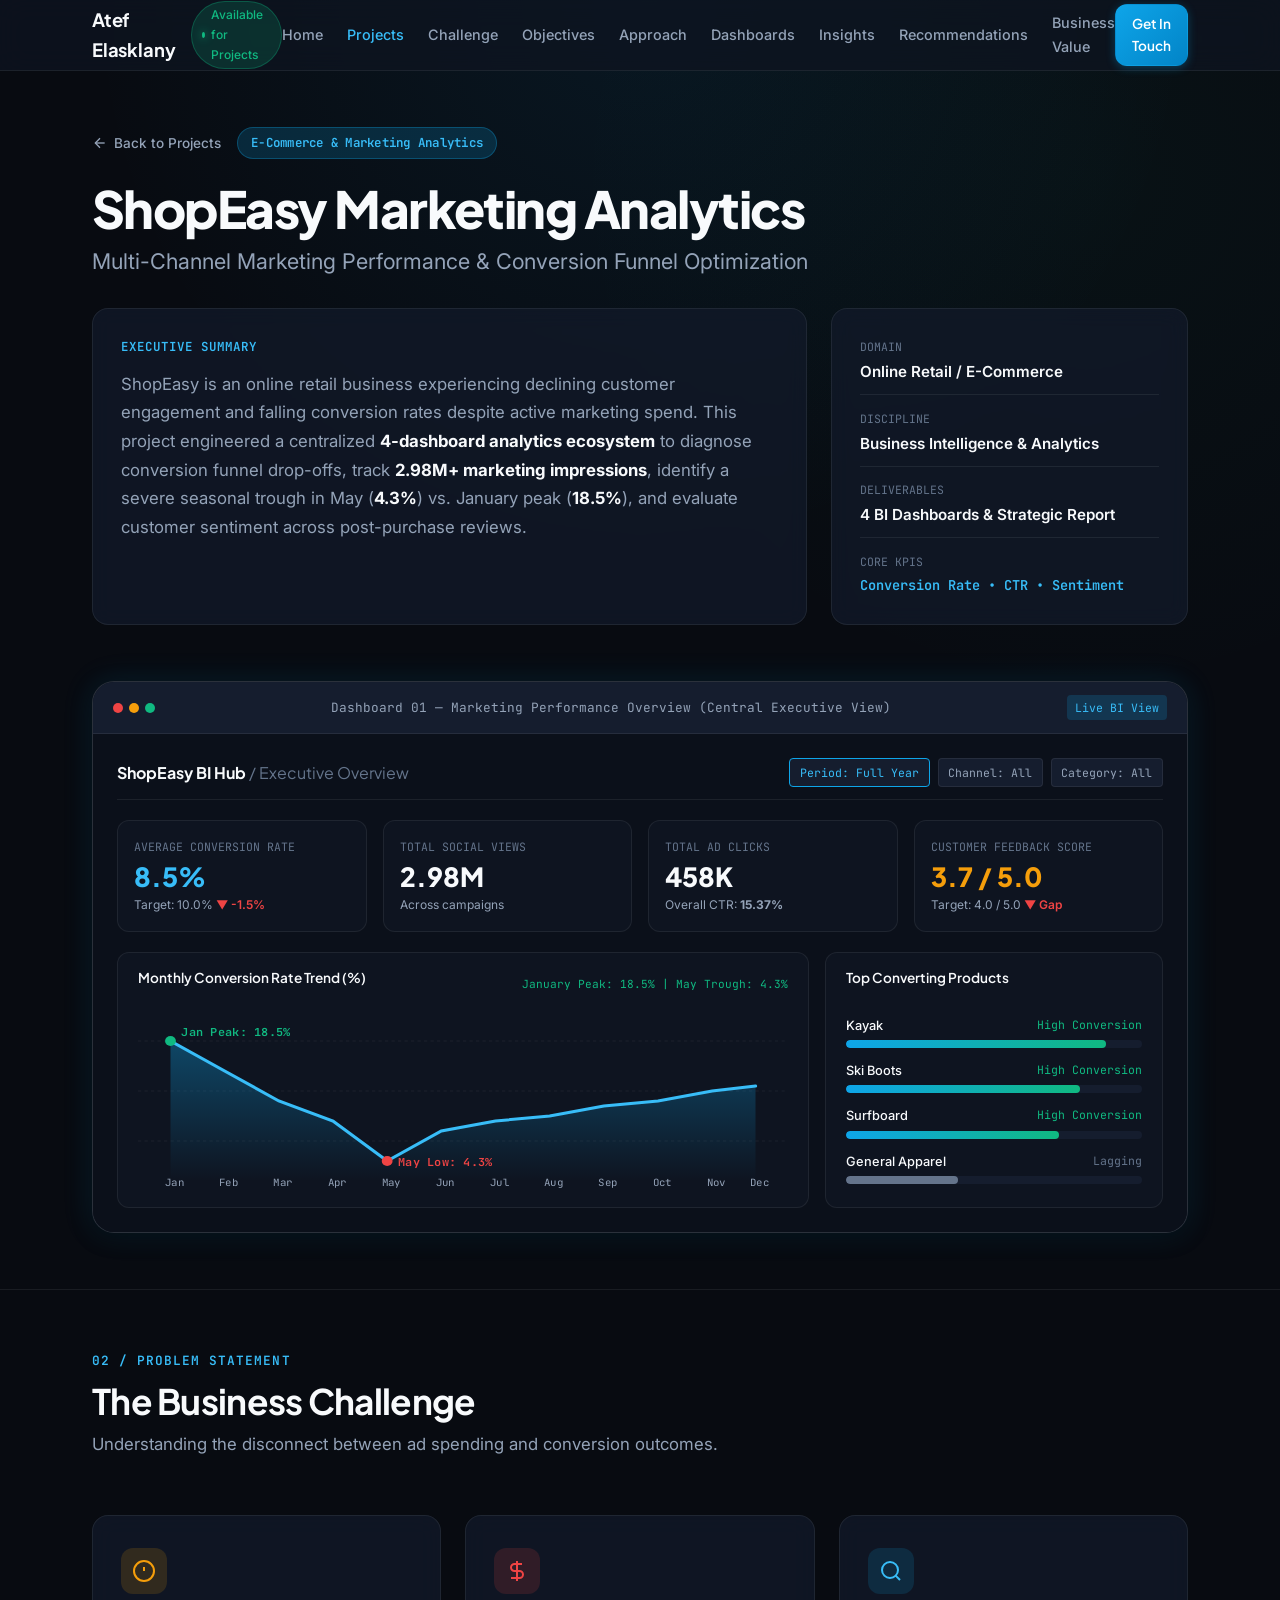
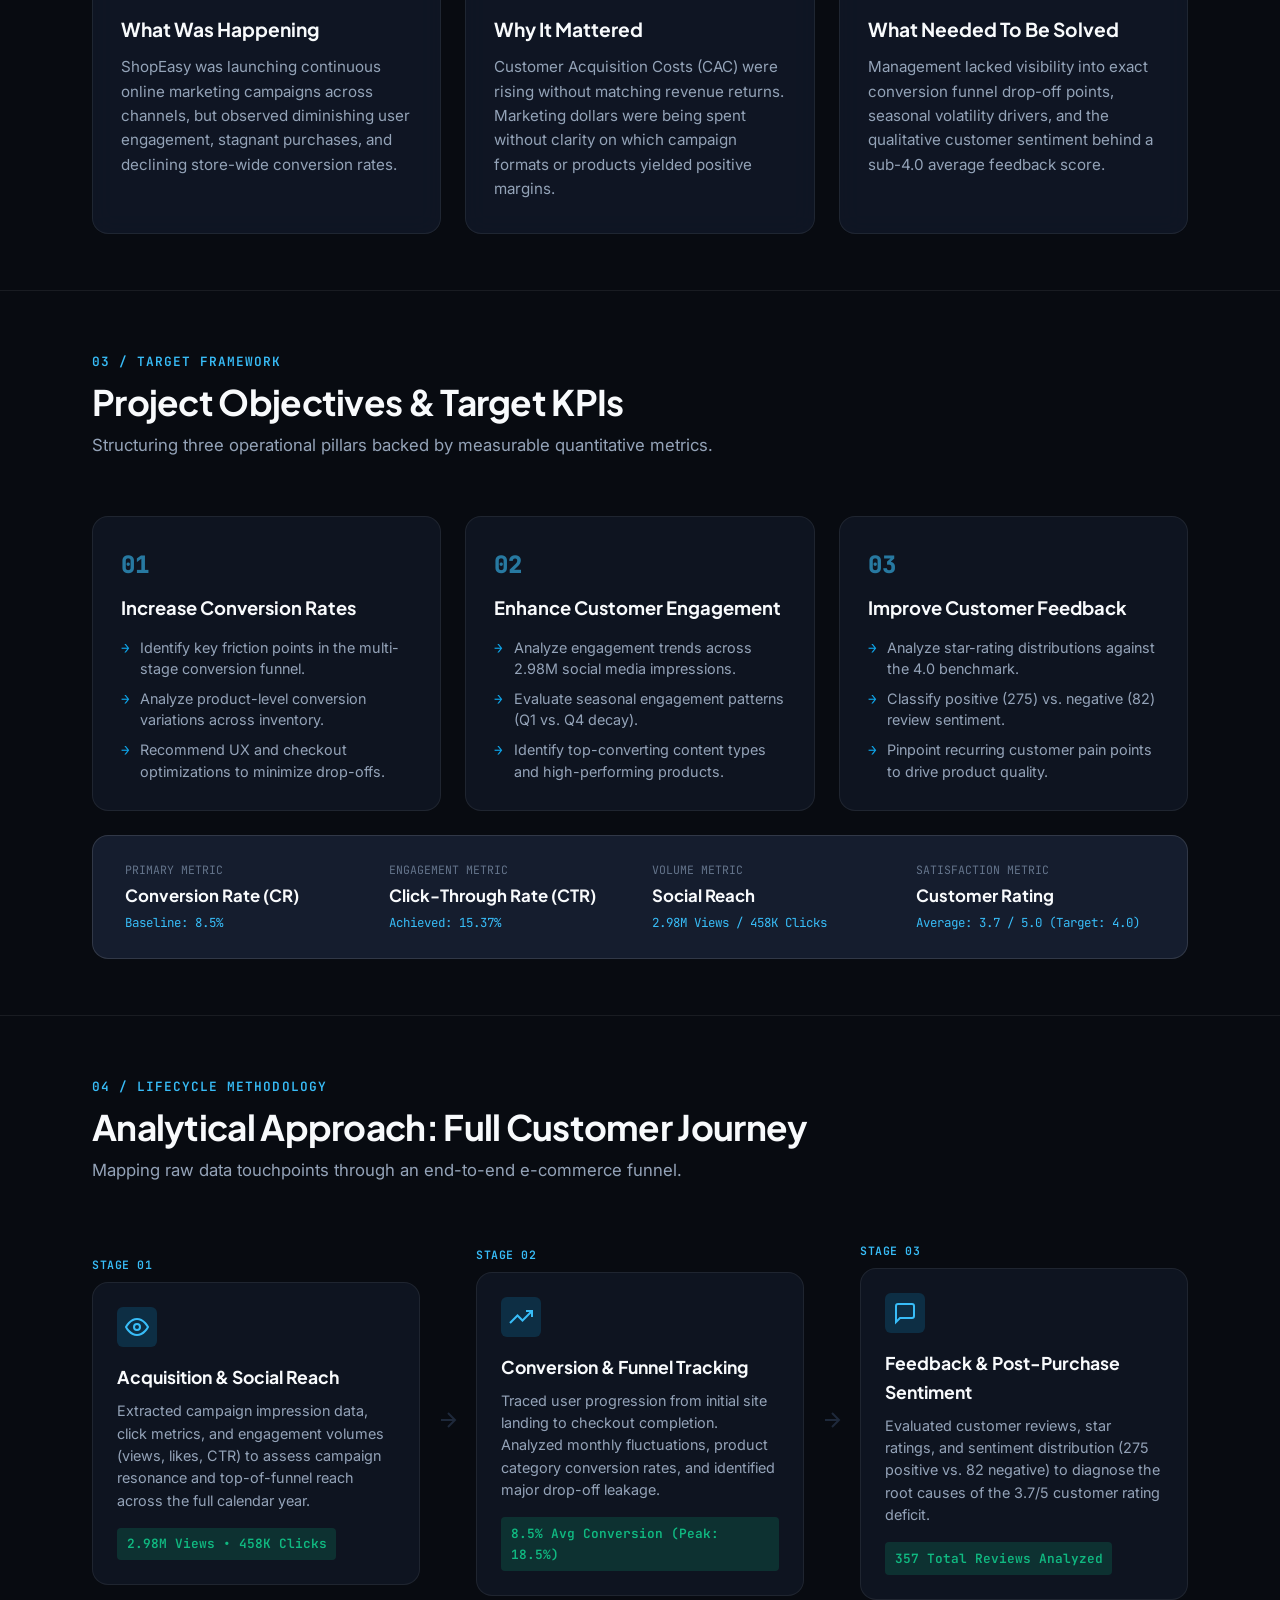
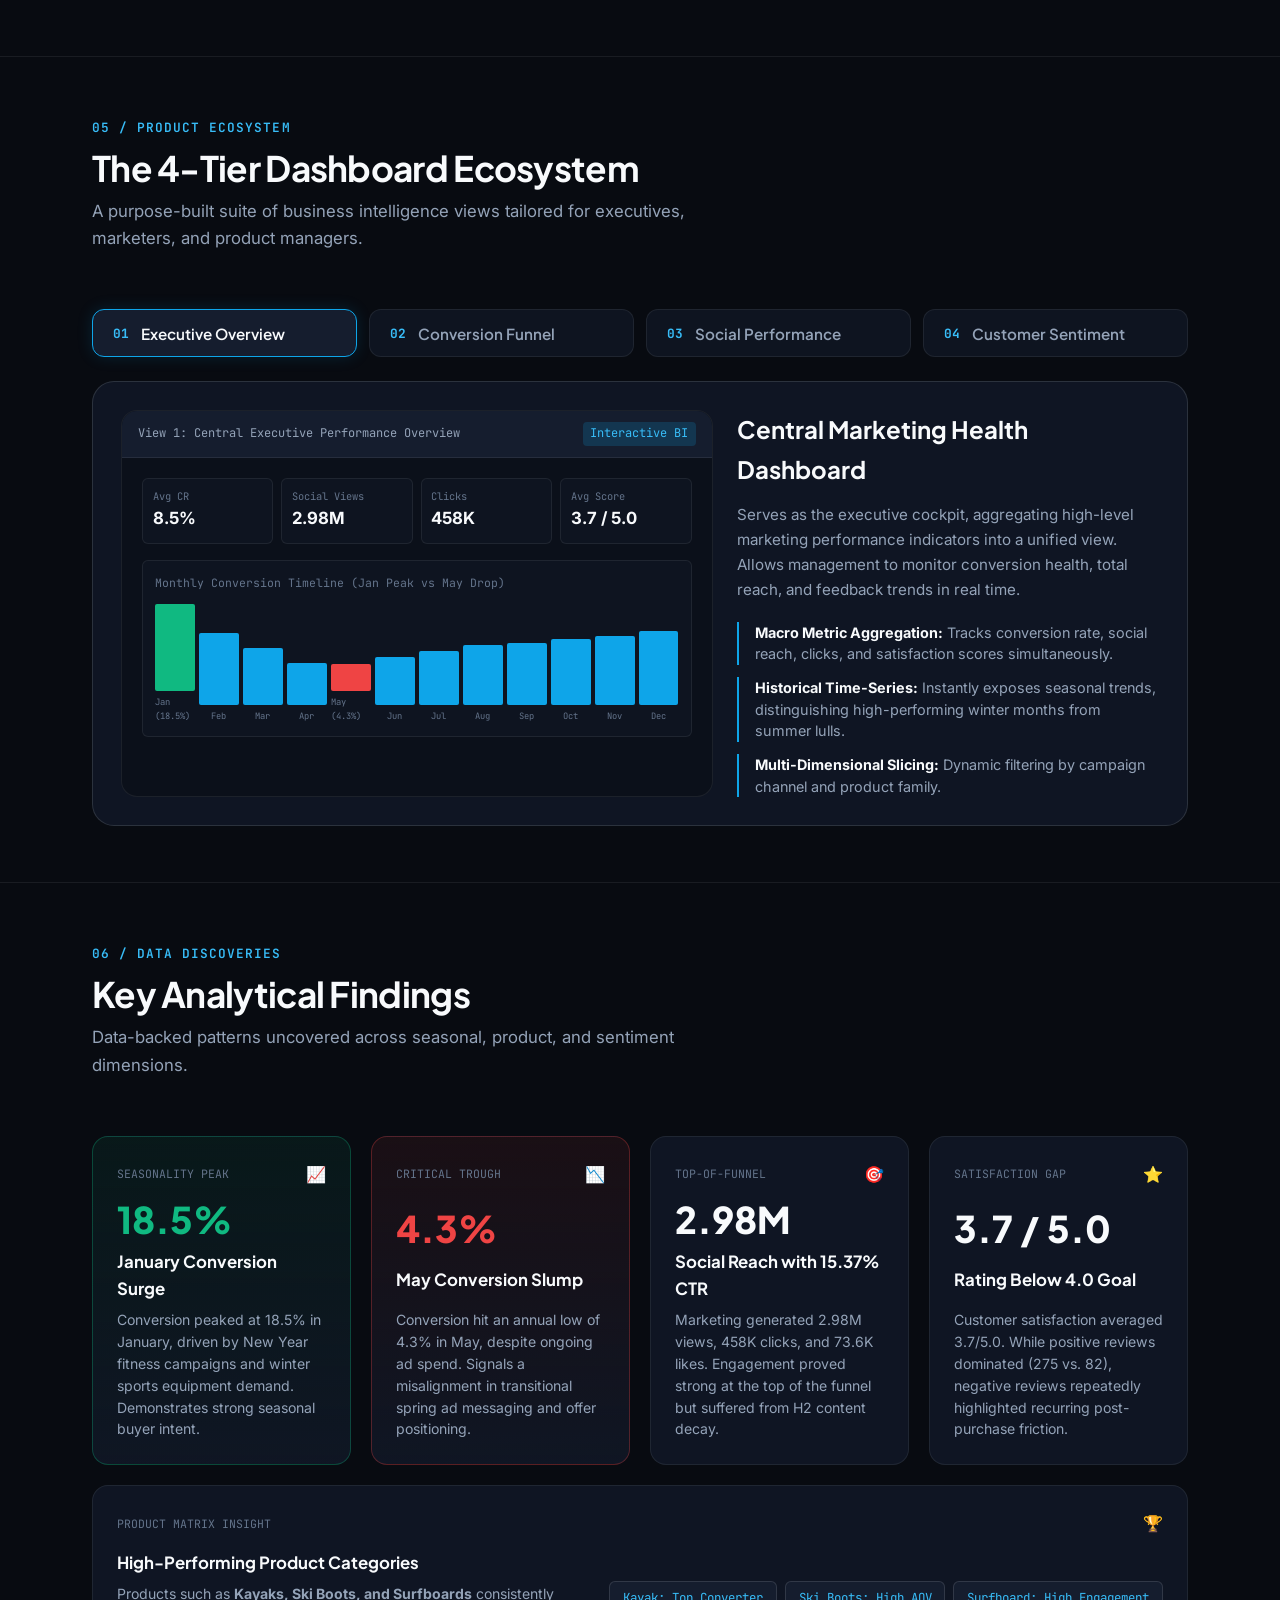
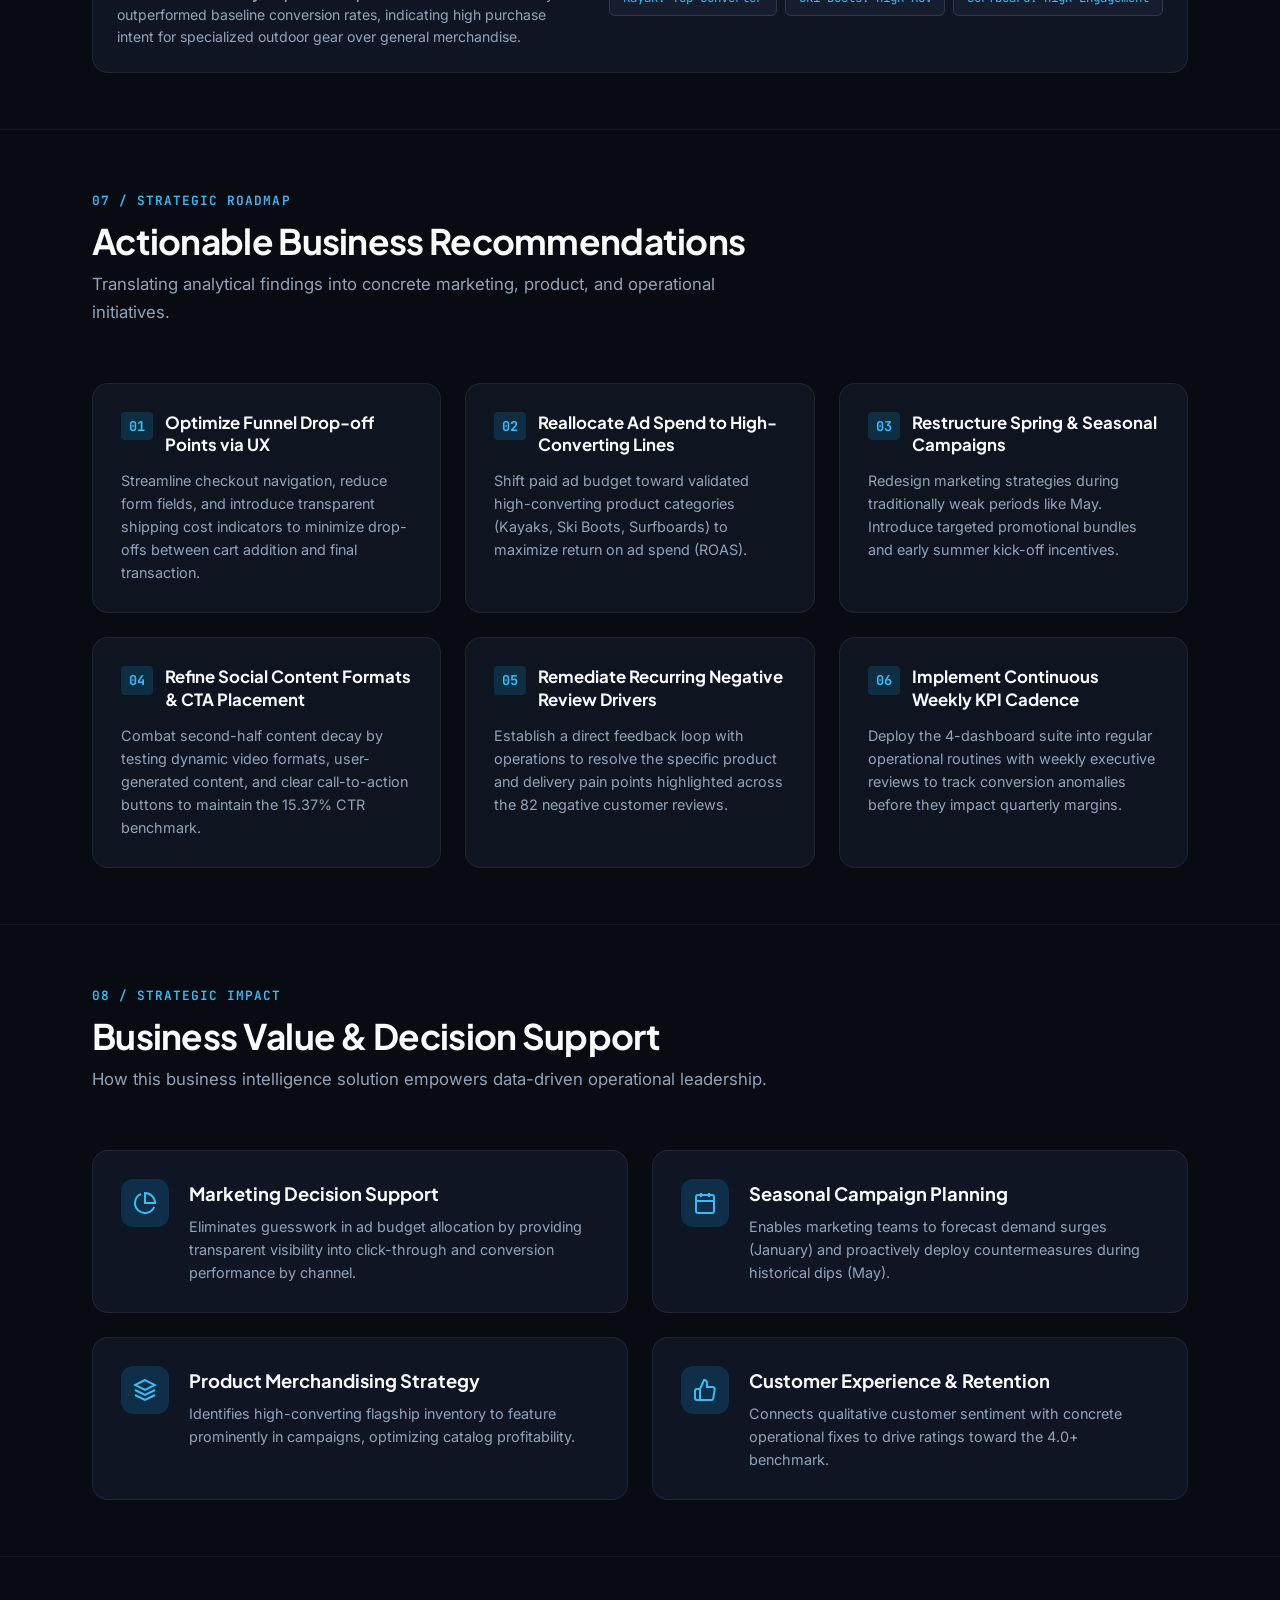
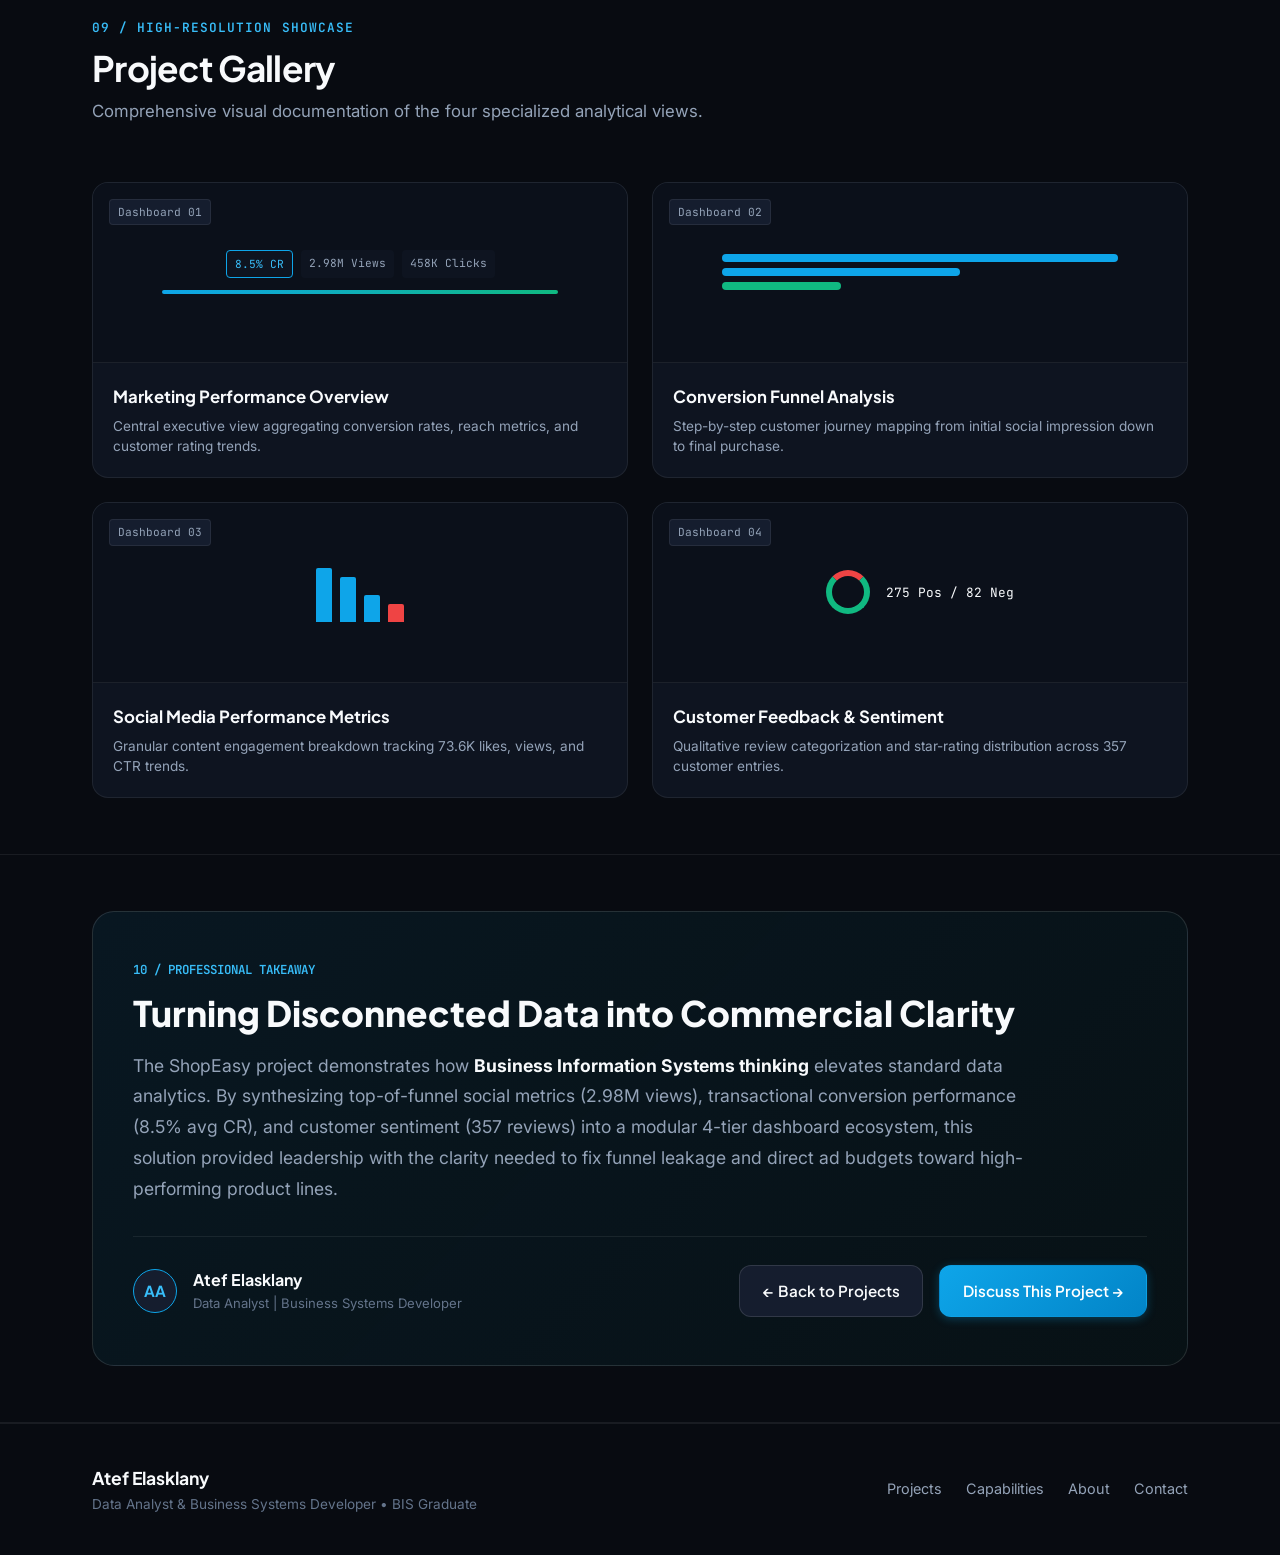
<file: projects/shopeasy.html>
<!DOCTYPE html>
<html lang="en">
<head>
  <meta charset="UTF-8" />
  <meta name="viewport" content="width=device-width, initial-scale=1.0" />
  <title>ShopEasy Marketing Analytics Case Study | Atef Elasklany</title>
  <meta name="description" content="ShopEasy Marketing Analytics & Conversion Funnel Optimization Case Study by Atef Elasklany. Diagnosing conversion leaks, marketing ROI, and customer sentiment across a 4-tier BI ecosystem." />
  
  <!-- Google Fonts: Plus Jakarta Sans, Inter, JetBrains Mono -->
  <link rel="preconnect" href="https://fonts.googleapis.com" />
  <link rel="preconnect" href="https://fonts.gstatic.com" crossorigin />
  <link href="https://fonts.googleapis.com/css2?family=Inter:wght@300;400;500;600;700&family=JetBrains+Mono:wght@400;500;600;700&family=Plus+Jakarta+Sans:wght@500;600;700;800&display=swap" rel="stylesheet" />
  
  <!-- Core Stylesheet -->
  <link rel="stylesheet" href="../css/styles.css" />
</head>
<body class="dark-theme">

  <!-- ================= TOP NAVIGATION BAR ================= -->
  <header class="site-header">
    <div class="nav-container">
      <a href="../index.html" class="brand-logo">
        <span class="logo-name">Atef Elasklany</span>
        <span class="status-indicator">
          <span class="status-dot"></span> Available for Projects
        </span>
      </a>

      <nav class="nav-links">
        <a href="../index.html">Home</a>
        <a href="../projects.html" style="color: var(--accent-cyan-light);">Projects</a>
        <a href="#challenge">Challenge</a>
        <a href="#objectives">Objectives</a>
        <a href="#approach">Approach</a>
        <a href="#ecosystem">Dashboards</a>
        <a href="#insights">Insights</a>
        <a href="#recommendations">Recommendations</a>
        <a href="#value">Business Value</a>
      </nav>

      <div class="nav-actions">
        <a href="../index.html#contact" class="btn btn-sm btn-primary">Get In Touch</a>
      </div>
    </div>
  </header>

  <main class="case-study-container">

    <!-- ================= 01. CASE STUDY HERO ================= -->
    <section class="cs-hero section-spacing" id="overview">
      <div class="container">
        
        <!-- Breadcrumb & Tag -->
        <div class="hero-top-meta">
          <a href="../projects.html" class="back-link">
            <svg width="16" height="16" viewBox="0 0 24 24" fill="none" stroke="currentColor" stroke-width="2"><line x1="19" y1="12" x2="5" y2="12"></line><polyline points="12 19 5 12 12 5"></polyline></svg>
            Back to Projects
          </a>
          <span class="badge badge-primary">E-Commerce & Marketing Analytics</span>
        </div>

        <!-- Title & Subtitle -->
        <h1 class="cs-title">ShopEasy Marketing Analytics</h1>
        <p class="cs-subtitle">Multi-Channel Marketing Performance & Conversion Funnel Optimization</p>

        <!-- Executive Summary Bento Box -->
        <div class="hero-summary-grid">
          
          <div class="summary-card main-summary">
            <div class="summary-label">Executive Summary</div>
            <p class="summary-text">
              ShopEasy is an online retail business experiencing declining customer engagement and falling conversion rates despite active marketing spend. This project engineered a centralized <strong>4-dashboard analytics ecosystem</strong> to diagnose conversion funnel drop-offs, track <strong>2.98M+ marketing impressions</strong>, identify a severe seasonal trough in May (<strong>4.3%</strong>) vs. January peak (<strong>18.5%</strong>), and evaluate customer sentiment across post-purchase reviews.
            </p>
          </div>

          <div class="summary-card meta-sidebar">
            <div class="meta-row">
              <span class="meta-label">Domain</span>
              <span class="meta-val">Online Retail / E-Commerce</span>
            </div>
            <div class="meta-row">
              <span class="meta-label">Discipline</span>
              <span class="meta-val">Business Intelligence & Analytics</span>
            </div>
            <div class="meta-row">
              <span class="meta-label">Deliverables</span>
              <span class="meta-val">4 BI Dashboards & Strategic Report</span>
            </div>
            <div class="meta-row">
              <span class="meta-label">Core KPIs</span>
              <span class="meta-val highlight-kpi">Conversion Rate • CTR • Sentiment</span>
            </div>
          </div>

        </div>

        <!-- Hero Primary Visual Showcase -->
        <div class="hero-visual-frame">
          <div class="window-header">
            <div class="window-dots">
              <span class="dot red"></span>
              <span class="dot yellow"></span>
              <span class="dot green"></span>
            </div>
            <div class="window-title">Dashboard 01 — Marketing Performance Overview (Central Executive View)</div>
            <div class="window-tag">Live BI View</div>
          </div>
          <div class="dashboard-render">
            <!-- Simulated High-Fidelity UI of Dashboard 1 -->
            <div class="bi-mockup bi-overview">
              <div class="bi-topbar">
                <div class="bi-brand">ShopEasy BI Hub <span>/ Executive Overview</span></div>
                <div class="bi-filters">
                  <span class="filter-pill active">Period: Full Year</span>
                  <span class="filter-pill">Channel: All</span>
                  <span class="filter-pill">Category: All</span>
                </div>
              </div>

              <!-- Top Metric Cards -->
              <div class="bi-kpi-grid">
                <div class="bi-kpi-tile">
                  <div class="kpi-title">Average Conversion Rate</div>
                  <div class="kpi-number text-accent">8.5%</div>
                  <div class="kpi-sub">Target: 10.0% <span class="trend down">▼ -1.5%</span></div>
                </div>
                <div class="bi-kpi-tile">
                  <div class="kpi-title">Total Social Views</div>
                  <div class="kpi-number">2.98M</div>
                  <div class="kpi-sub">Across campaigns</div>
                </div>
                <div class="bi-kpi-tile">
                  <div class="kpi-title">Total Ad Clicks</div>
                  <div class="kpi-number">458K</div>
                  <div class="kpi-sub">Overall CTR: <strong>15.37%</strong></div>
                </div>
                <div class="bi-kpi-tile">
                  <div class="kpi-title">Customer Feedback Score</div>
                  <div class="kpi-number text-warning">3.7 / 5.0</div>
                  <div class="kpi-sub">Target: 4.0 / 5.0 <span class="trend down">▼ Gap</span></div>
                </div>
              </div>

              <!-- Visual Charts Grid -->
              <div class="bi-charts-grid">
                
                <!-- Chart 1: Monthly Conversion Trend -->
                <div class="bi-card col-span-8">
                  <div class="card-head">
                    <span class="card-title">Monthly Conversion Rate Trend (%)</span>
                    <span class="card-badge">January Peak: 18.5% | May Trough: 4.3%</span>
                  </div>
                  <div class="chart-container">
                    <svg viewBox="0 0 600 180" class="chart-svg" preserveAspectRatio="none">
                      <!-- Grid Lines -->
                      <line x1="0" y1="30" x2="600" y2="30" stroke="rgba(255,255,255,0.06)" stroke-dasharray="3,3" />
                      <line x1="0" y1="80" x2="600" y2="80" stroke="rgba(255,255,255,0.06)" stroke-dasharray="3,3" />
                      <line x1="0" y1="130" x2="600" y2="130" stroke="rgba(255,255,255,0.06)" stroke-dasharray="3,3" />
                      
                      <!-- Area Gradient -->
                      <defs>
                        <linearGradient id="crGrad" x1="0" y1="0" x2="0" y2="1">
                          <stop offset="0%" stop-color="#0EA5E9" stop-opacity="0.35" />
                          <stop offset="100%" stop-color="#0EA5E9" stop-opacity="0.0" />
                        </linearGradient>
                      </defs>
                      <path d="M 30,30 L 80,60 L 130,90 L 180,110 L 230,150 L 280,120 L 330,110 L 380,105 L 430,95 L 480,90 L 530,80 L 570,75 L 570,170 L 30,170 Z" fill="url(#crGrad)" />
                      <!-- Line -->
                      <path d="M 30,30 L 80,60 L 130,90 L 180,110 L 230,150 L 280,120 L 330,110 L 380,105 L 430,95 L 480,90 L 530,80 L 570,75" fill="none" stroke="#38BDF8" stroke-width="3" stroke-linecap="round" />
                      
                      <!-- Peak Marker -->
                      <circle cx="30" cy="30" r="5" fill="#10B981" />
                      <text x="40" y="25" fill="#10B981" font-size="11" font-family="JetBrains Mono" font-weight="600">Jan Peak: 18.5%</text>
                      
                      <!-- Trough Marker -->
                      <circle cx="230" cy="150" r="5" fill="#EF4444" />
                      <text x="240" y="155" fill="#EF4444" font-size="11" font-family="JetBrains Mono" font-weight="600">May Low: 4.3%</text>

                      <!-- Axis Labels -->
                      <g class="chart-labels" fill="#94A3B8" font-size="10" font-family="JetBrains Mono">
                        <text x="25" y="175">Jan</text>
                        <text x="75" y="175">Feb</text>
                        <text x="125" y="175">Mar</text>
                        <text x="175" y="175">Apr</text>
                        <text x="225" y="175">May</text>
                        <text x="275" y="175">Jun</text>
                        <text x="325" y="175">Jul</text>
                        <text x="375" y="175">Aug</text>
                        <text x="425" y="175">Sep</text>
                        <text x="475" y="175">Oct</text>
                        <text x="525" y="175">Nov</text>
                        <text x="565" y="175">Dec</text>
                      </g>
                    </svg>
                  </div>
                </div>

                <!-- Chart 2: Top Performing Products -->
                <div class="bi-card col-span-4">
                  <div class="card-head">
                    <span class="card-title">Top Converting Products</span>
                  </div>
                  <div class="product-bars">
                    <div class="bar-item">
                      <div class="bar-meta">
                        <span class="item-name">Kayak</span>
                        <span class="item-val">High Conversion</span>
                      </div>
                      <div class="bar-track"><div class="bar-fill" style="width: 88%;"></div></div>
                    </div>
                    <div class="bar-item">
                      <div class="bar-meta">
                        <span class="item-name">Ski Boots</span>
                        <span class="item-val">High Conversion</span>
                      </div>
                      <div class="bar-track"><div class="bar-fill" style="width: 79%;"></div></div>
                    </div>
                    <div class="bar-item">
                      <div class="bar-meta">
                        <span class="item-name">Surfboard</span>
                        <span class="item-val">High Conversion</span>
                      </div>
                      <div class="bar-track"><div class="bar-fill" style="width: 72%;"></div></div>
                    </div>
                    <div class="bar-item">
                      <div class="bar-meta">
                        <span class="item-name">General Apparel</span>
                        <span class="item-val text-muted">Lagging</span>
                      </div>
                      <div class="bar-track"><div class="bar-fill muted" style="width: 38%;"></div></div>
                    </div>
                  </div>
                </div>

              </div>
            </div>
          </div>
        </div>

      </div>
    </section>

    <!-- ================= 02. THE BUSINESS CHALLENGE ================= -->
    <section class="cs-challenge section-spacing" id="challenge">
      <div class="container">
        
        <div class="section-header">
          <span class="section-tag">02 / Problem Statement</span>
          <h2 class="section-heading">The Business Challenge</h2>
          <p class="section-sub">Understanding the disconnect between ad spending and conversion outcomes.</p>
        </div>

        <div class="grid-3-col">
          
          <div class="glass-card feature-card">
            <div class="card-icon warning-icon">
              <svg width="24" height="24" viewBox="0 0 24 24" fill="none" stroke="currentColor" stroke-width="2"><circle cx="12" cy="12" r="10"></circle><line x1="12" y1="8" x2="12" y2="12"></line><line x1="12" y1="16" x2="12.01" y2="16"></line></svg>
            </div>
            <h3 class="card-h">What Was Happening</h3>
            <p class="card-p">
              ShopEasy was launching continuous online marketing campaigns across channels, but observed diminishing user engagement, stagnant purchases, and declining store-wide conversion rates.
            </p>
          </div>

          <div class="glass-card feature-card">
            <div class="card-icon alert-icon">
              <svg width="24" height="24" viewBox="0 0 24 24" fill="none" stroke="currentColor" stroke-width="2"><path d="M12 2v20M17 5H9.5a3.5 3.5 0 0 0 0 7h5a3.5 3.5 0 0 1 0 7H6"></path></svg>
            </div>
            <h3 class="card-h">Why It Mattered</h3>
            <p class="card-p">
              Customer Acquisition Costs (CAC) were rising without matching revenue returns. Marketing dollars were being spent without clarity on which campaign formats or products yielded positive margins.
            </p>
          </div>

          <div class="glass-card feature-card">
            <div class="card-icon info-icon">
              <svg width="24" height="24" viewBox="0 0 24 24" fill="none" stroke="currentColor" stroke-width="2"><circle cx="11" cy="11" r="8"></circle><line x1="21" y1="21" x2="16.65" y2="16.65"></line></svg>
            </div>
            <h3 class="card-h">What Needed To Be Solved</h3>
            <p class="card-p">
              Management lacked visibility into exact conversion funnel drop-off points, seasonal volatility drivers, and the qualitative customer sentiment behind a sub-4.0 average feedback score.
            </p>
          </div>

        </div>

      </div>
    </section>

    <!-- ================= 03. OBJECTIVES & KPIS ================= -->
    <section class="cs-objectives section-spacing" id="objectives">
      <div class="container">
        
        <div class="section-header">
          <span class="section-tag">03 / Target Framework</span>
          <h2 class="section-heading">Project Objectives & Target KPIs</h2>
          <p class="section-sub">Structuring three operational pillars backed by measurable quantitative metrics.</p>
        </div>

        <div class="objectives-wrapper">
          
          <!-- 3 Core Objectives -->
          <div class="objectives-grid">
            
            <div class="objective-box">
              <div class="obj-number">01</div>
              <h3 class="obj-title">Increase Conversion Rates</h3>
              <ul class="obj-list">
                <li>Identify key friction points in the multi-stage conversion funnel.</li>
                <li>Analyze product-level conversion variations across inventory.</li>
                <li>Recommend UX and checkout optimizations to minimize drop-offs.</li>
              </ul>
            </div>

            <div class="objective-box">
              <div class="obj-number">02</div>
              <h3 class="obj-title">Enhance Customer Engagement</h3>
              <ul class="obj-list">
                <li>Analyze engagement trends across 2.98M social media impressions.</li>
                <li>Evaluate seasonal engagement patterns (Q1 vs. Q4 decay).</li>
                <li>Identify top-converting content types and high-performing products.</li>
              </ul>
            </div>

            <div class="objective-box">
              <div class="obj-number">03</div>
              <h3 class="obj-title">Improve Customer Feedback</h3>
              <ul class="obj-list">
                <li>Analyze star-rating distributions against the 4.0 benchmark.</li>
                <li>Classify positive (275) vs. negative (82) review sentiment.</li>
                <li>Pinpoint recurring customer pain points to drive product quality.</li>
              </ul>
            </div>

          </div>

          <!-- KPI Metric Cards Strip -->
          <div class="kpi-banner">
            <div class="kpi-banner-item">
              <span class="k-label">Primary Metric</span>
              <span class="k-val">Conversion Rate (CR)</span>
              <span class="k-desc">Baseline: 8.5%</span>
            </div>
            <div class="kpi-banner-item">
              <span class="k-label">Engagement Metric</span>
              <span class="k-val">Click-Through Rate (CTR)</span>
              <span class="k-desc">Achieved: 15.37%</span>
            </div>
            <div class="kpi-banner-item">
              <span class="k-label">Volume Metric</span>
              <span class="k-val">Social Reach</span>
              <span class="k-desc">2.98M Views / 458K Clicks</span>
            </div>
            <div class="kpi-banner-item">
              <span class="k-label">Satisfaction Metric</span>
              <span class="k-val">Customer Rating</span>
              <span class="k-desc">Average: 3.7 / 5.0 (Target: 4.0)</span>
            </div>
          </div>

        </div>

      </div>
    </section>

    <!-- ================= 04. ANALYTICAL APPROACH ================= -->
    <section class="cs-approach section-spacing" id="approach">
      <div class="container">
        
        <div class="section-header">
          <span class="section-tag">04 / Lifecycle Methodology</span>
          <h2 class="section-heading">Analytical Approach: Full Customer Journey</h2>
          <p class="section-sub">Mapping raw data touchpoints through an end-to-end e-commerce funnel.</p>
        </div>

        <div class="journey-flow">
          
          <div class="journey-step">
            <div class="step-badge">Stage 01</div>
            <div class="step-card">
              <div class="step-icon">
                <svg width="24" height="24" viewBox="0 0 24 24" fill="none" stroke="currentColor" stroke-width="2"><path d="M1 12s4-8 11-8 11 8 11 8-4 8-11 8-11-8-11-8z"></path><circle cx="12" cy="12" r="3"></circle></svg>
              </div>
              <h3 class="step-title">Acquisition & Social Reach</h3>
              <p class="step-desc">
                Extracted campaign impression data, click metrics, and engagement volumes (views, likes, CTR) to assess campaign resonance and top-of-funnel reach across the full calendar year.
              </p>
              <div class="step-metric">2.98M Views • 458K Clicks</div>
            </div>
          </div>

          <div class="journey-arrow">
            <svg width="24" height="24" viewBox="0 0 24 24" fill="none" stroke="currentColor" stroke-width="2"><line x1="5" y1="12" x2="19" y2="12"></line><polyline points="12 5 19 12 12 19"></polyline></svg>
          </div>

          <div class="journey-step">
            <div class="step-badge">Stage 02</div>
            <div class="step-card">
              <div class="step-icon">
                <svg width="24" height="24" viewBox="0 0 24 24" fill="none" stroke="currentColor" stroke-width="2"><polyline points="23 6 13.5 15.5 8.5 10.5 1 18"></polyline><polyline points="17 6 23 6 23 12"></polyline></svg>
              </div>
              <h3 class="step-title">Conversion & Funnel Tracking</h3>
              <p class="step-desc">
                Traced user progression from initial site landing to checkout completion. Analyzed monthly fluctuations, product category conversion rates, and identified major drop-off leakage.
              </p>
              <div class="step-metric">8.5% Avg Conversion (Peak: 18.5%)</div>
            </div>
          </div>

          <div class="journey-arrow">
            <svg width="24" height="24" viewBox="0 0 24 24" fill="none" stroke="currentColor" stroke-width="2"><line x1="5" y1="12" x2="19" y2="12"></line><polyline points="12 5 19 12 12 19"></polyline></svg>
          </div>

          <div class="journey-step">
            <div class="step-badge">Stage 03</div>
            <div class="step-card">
              <div class="step-icon">
                <svg width="24" height="24" viewBox="0 0 24 24" fill="none" stroke="currentColor" stroke-width="2"><path d="M21 15a2 2 0 0 1-2 2H7l-4 4V5a2 2 0 0 1 2-2h14a2 2 0 0 1 2 2z"></path></svg>
              </div>
              <h3 class="step-title">Feedback & Post-Purchase Sentiment</h3>
              <p class="step-desc">
                Evaluated customer reviews, star ratings, and sentiment distribution (275 positive vs. 82 negative) to diagnose the root causes of the 3.7/5 customer rating deficit.
              </p>
              <div class="step-metric">357 Total Reviews Analyzed</div>
            </div>
          </div>

        </div>

      </div>
    </section>

    <!-- ================= 05. DASHBOARD ECOSYSTEM ================= -->
    <section class="cs-ecosystem section-spacing" id="ecosystem">
      <div class="container">
        
        <div class="section-header">
          <span class="section-tag">05 / Product Ecosystem</span>
          <h2 class="section-heading">The 4-Tier Dashboard Ecosystem</h2>
          <p class="section-sub">A purpose-built suite of business intelligence views tailored for executives, marketers, and product managers.</p>
        </div>

        <!-- Interactive Dashboard Selector Tabs -->
        <div class="dashboard-tabs">
          <button class="tab-btn active" data-tab="tab-overview">
            <span class="tab-index">01</span>
            <span class="tab-text">Executive Overview</span>
          </button>
          <button class="tab-btn" data-tab="tab-funnel">
            <span class="tab-index">02</span>
            <span class="tab-text">Conversion Funnel</span>
          </button>
          <button class="tab-btn" data-tab="tab-social">
            <span class="tab-index">03</span>
            <span class="tab-text">Social Performance</span>
          </button>
          <button class="tab-btn" data-tab="tab-feedback">
            <span class="tab-index">04</span>
            <span class="tab-text">Customer Sentiment</span>
          </button>
        </div>

        <!-- Tab 1: Marketing Overview -->
        <div class="tab-panel active" id="tab-overview">
          <div class="eco-card-grid">
            <div class="eco-screen-wrap">
              <div class="mockup-header">
                <span>View 1: Central Executive Performance Overview</span>
                <span class="status-pill">Interactive BI</span>
              </div>
              <div class="mockup-content">
                <!-- Inner Visual Representation -->
                <div class="sim-dashboard">
                  <div class="sim-row-kpi">
                    <div class="sim-kpi"><span>Avg CR</span><strong>8.5%</strong></div>
                    <div class="sim-kpi"><span>Social Views</span><strong>2.98M</strong></div>
                    <div class="sim-kpi"><span>Clicks</span><strong>458K</strong></div>
                    <div class="sim-kpi"><span>Avg Score</span><strong>3.7 / 5.0</strong></div>
                  </div>
                  <div class="sim-row-split">
                    <div class="sim-box large">
                      <div class="sim-head">Monthly Conversion Timeline (Jan Peak vs May Drop)</div>
                      <div class="sim-chart-bars">
                        <div class="sim-bar-col"><div class="bar-val peak" style="height: 92%;"></div><span>Jan (18.5%)</span></div>
                        <div class="sim-bar-col"><div class="bar-val" style="height: 60%;"></div><span>Feb</span></div>
                        <div class="sim-bar-col"><div class="bar-val" style="height: 48%;"></div><span>Mar</span></div>
                        <div class="sim-bar-col"><div class="bar-val" style="height: 35%;"></div><span>Apr</span></div>
                        <div class="sim-bar-col"><div class="bar-val low" style="height: 22%;"></div><span>May (4.3%)</span></div>
                        <div class="sim-bar-col"><div class="bar-val" style="height: 40%;"></div><span>Jun</span></div>
                        <div class="sim-bar-col"><div class="bar-val" style="height: 45%;"></div><span>Jul</span></div>
                        <div class="sim-bar-col"><div class="bar-val" style="height: 50%;"></div><span>Aug</span></div>
                        <div class="sim-bar-col"><div class="bar-val" style="height: 52%;"></div><span>Sep</span></div>
                        <div class="sim-bar-col"><div class="bar-val" style="height: 55%;"></div><span>Oct</span></div>
                        <div class="sim-bar-col"><div class="bar-val" style="height: 58%;"></div><span>Nov</span></div>
                        <div class="sim-bar-col"><div class="bar-val" style="height: 62%;"></div><span>Dec</span></div>
                      </div>
                    </div>
                  </div>
                </div>
              </div>
            </div>
            <div class="eco-info-wrap">
              <h3 class="eco-title">Central Marketing Health Dashboard</h3>
              <p class="eco-desc">
                Serves as the executive cockpit, aggregating high-level marketing performance indicators into a unified view. Allows management to monitor conversion health, total reach, and feedback trends in real time.
              </p>
              <div class="eco-feature-list">
                <div class="eco-item">
                  <strong>Macro Metric Aggregation:</strong> Tracks conversion rate, social reach, clicks, and satisfaction scores simultaneously.
                </div>
                <div class="eco-item">
                  <strong>Historical Time-Series:</strong> Instantly exposes seasonal trends, distinguishing high-performing winter months from summer lulls.
                </div>
                <div class="eco-item">
                  <strong>Multi-Dimensional Slicing:</strong> Dynamic filtering by campaign channel and product family.
                </div>
              </div>
            </div>
          </div>
        </div>

        <!-- Tab 2: Conversion Funnel -->
        <div class="tab-panel" id="tab-funnel">
          <div class="eco-card-grid">
            <div class="eco-screen-wrap">
              <div class="mockup-header">
                <span>View 2: Customer Journey & Funnel Drop-off Analysis</span>
                <span class="status-pill">Funnel Logic</span>
              </div>
              <div class="mockup-content">
                <div class="sim-dashboard">
                  <div class="funnel-diagram">
                    <div class="funnel-stage stage-1">
                      <div class="stage-info">
                        <span class="stage-name">1. Ad Impressions & Views</span>
                        <span class="stage-count">2,980,000 (100%)</span>
                      </div>
                      <div class="stage-bar" style="width: 100%;"></div>
                    </div>
                    <div class="funnel-stage stage-2">
                      <div class="stage-info">
                        <span class="stage-name">2. Store Clicks (15.37% CTR)</span>
                        <span class="stage-count">458,000 (15.4%)</span>
                      </div>
                      <div class="stage-bar" style="width: 75%;"></div>
                    </div>
                    <div class="funnel-stage stage-3">
                      <div class="stage-info">
                        <span class="stage-name">3. Product Page Engagements</span>
                        <span class="stage-count">192,000 (6.4%)</span>
                      </div>
                      <div class="stage-bar" style="width: 45%;"></div>
                    </div>
                    <div class="funnel-stage stage-4">
                      <div class="stage-info">
                        <span class="stage-name">4. Completed Purchases (8.5% CR)</span>
                        <span class="stage-count">38,930 (1.3% of Views)</span>
                      </div>
                      <div class="stage-bar" style="width: 25%;"></div>
                    </div>
                  </div>
                </div>
              </div>
            </div>
            <div class="eco-info-wrap">
              <h3 class="eco-title">Funnel Drop-Off & Leakage Analysis</h3>
              <p class="eco-desc">
                Isolates the specific stages where prospective buyers abandon the purchasing journey. Distinguishes top-of-funnel drop-offs from cart abandonment.
              </p>
              <div class="eco-feature-list">
                <div class="eco-item">
                  <strong>Stage-by-Stage Conversion Ratios:</strong> Visualizes the transition efficiency between Views → Clicks → Purchases.
                </div>
                <div class="eco-item">
                  <strong>Product Conversion Matrix:</strong> Reveals that high-ticket sporting items (Kayaks, Ski Boots, Surfboards) maintain resilient conversion rates.
                </div>
                <div class="eco-item">
                  <strong>UX Friction Targeting:</strong> Pinpoints checkout steps that require interface and payment optimization.
                </div>
              </div>
            </div>
          </div>
        </div>

        <!-- Tab 3: Social Media Metrics -->
        <div class="tab-panel" id="tab-social">
          <div class="eco-card-grid">
            <div class="eco-screen-wrap">
              <div class="mockup-header">
                <span>View 3: Campaign Content, Reach & CTR Breakdown</span>
                <span class="status-pill">Campaign Analytics</span>
              </div>
              <div class="mockup-content">
                <div class="sim-dashboard">
                  <div class="sim-row-kpi">
                    <div class="sim-kpi"><span>Total Views</span><strong>2.98M</strong></div>
                    <div class="sim-kpi"><span>Total Clicks</span><strong>458K</strong></div>
                    <div class="sim-kpi"><span>Total Likes</span><strong>73.6K</strong></div>
                    <div class="sim-kpi"><span>Overall CTR</span><strong class="text-accent">15.37%</strong></div>
                  </div>
                  <div class="social-trend-box">
                    <div class="sim-head">Engagement Decay Timeline (Q1 Strength vs. H2 Decline)</div>
                    <div class="sparkline-wrap">
                      <div class="decay-line"></div>
                      <span class="badge-anno">High Q1 Campaign Momentum → Gradual Content Fatigue</span>
                    </div>
                  </div>
                </div>
              </div>
            </div>
            <div class="eco-info-wrap">
              <h3 class="eco-title">Social Campaign & Content Engagement</h3>
              <p class="eco-desc">
                Examines how marketing content resonates across social platforms. Tracks 73.6K likes and 458K clicks to identify content fatigue and optimal posting cadences.
              </p>
              <div class="eco-feature-list">
                <div class="eco-item">
                  <strong>Campaign CTR Analysis:</strong> Benchmarks ad creative formats against the 15.37% average click-through rate.
                </div>
                <div class="eco-item">
                  <strong>Engagement Decay Identification:</strong> Pinpoints that campaign reach peaked early in the year and tapered off during Q3/Q4.
                </div>
                <div class="eco-item">
                  <strong>Product Feature Alignment:</strong> Evaluates which product promotions generate actual clicks vs. passive views.
                </div>
              </div>
            </div>
          </div>
        </div>

        <!-- Tab 4: Customer Sentiment -->
        <div class="tab-panel" id="tab-feedback">
          <div class="eco-card-grid">
            <div class="eco-screen-wrap">
              <div class="mockup-header">
                <span>View 4: Customer Reviews, Rating Distributions & Sentiment</span>
                <span class="status-pill">Sentiment Analytics</span>
              </div>
              <div class="mockup-content">
                <div class="sim-dashboard">
                  <div class="sentiment-grid">
                    <div class="sentiment-score-box">
                      <div class="score-num">3.7</div>
                      <div class="score-stars">★★★☆☆</div>
                      <div class="score-label">Avg Rating (Target: 4.0)</div>
                    </div>
                    <div class="sentiment-bars">
                      <div class="sent-bar-row">
                        <span>Positive Reviews (77.0%)</span>
                        <div class="sent-track"><div class="sent-fill pos" style="width: 77%;"></div></div>
                        <span class="sent-count">275</span>
                      </div>
                      <div class="sent-bar-row">
                        <span>Negative Reviews (23.0%)</span>
                        <div class="sent-track"><div class="sent-fill neg" style="width: 23%;"></div></div>
                        <span class="sent-count">82</span>
                      </div>
                    </div>
                  </div>
                </div>
              </div>
            </div>
            <div class="eco-info-wrap">
              <h3 class="eco-title">Voice of the Customer & Review Sentiment</h3>
              <p class="eco-desc">
                Translates 357 customer reviews into quantitative satisfaction metrics, explaining why the overall satisfaction score sits at 3.7/5.0.
              </p>
              <div class="eco-feature-list">
                <div class="eco-item">
                  <strong>Sentiment Classification:</strong> Analyzes 275 positive reviews against 82 negative feedback entries.
                </div>
                <div class="eco-item">
                  <strong>Root-Cause Theme Extraction:</strong> Categorizes common feedback themes to separate product quality from fulfillment issues.
                </div>
                <div class="eco-item">
                  <strong>Product-Level Satisfaction:</strong> Isolates specific items receiving recurring negative reviews to guide quality control.
                </div>
              </div>
            </div>
          </div>
        </div>

      </div>
    </section>

    <!-- ================= 06. KEY INSIGHTS ================= -->
    <section class="cs-insights section-spacing" id="insights">
      <div class="container">
        
        <div class="section-header">
          <span class="section-tag">06 / Data Discoveries</span>
          <h2 class="section-heading">Key Analytical Findings</h2>
          <p class="section-sub">Data-backed patterns uncovered across seasonal, product, and sentiment dimensions.</p>
        </div>

        <div class="insights-bento">
          
          <div class="insight-tile highlight-green">
            <div class="tile-top">
              <span class="tile-tag">Seasonality Peak</span>
              <span class="tile-icon">📈</span>
            </div>
            <div class="tile-metric">18.5%</div>
            <h3 class="tile-title">January Conversion Surge</h3>
            <p class="tile-desc">
              Conversion peaked at 18.5% in January, driven by New Year fitness campaigns and winter sports equipment demand. Demonstrates strong seasonal buyer intent.
            </p>
          </div>

          <div class="insight-tile highlight-red">
            <div class="tile-top">
              <span class="tile-tag">Critical Trough</span>
              <span class="tile-icon">📉</span>
            </div>
            <div class="tile-metric">4.3%</div>
            <h3 class="tile-title">May Conversion Slump</h3>
            <p class="tile-desc">
              Conversion hit an annual low of 4.3% in May, despite ongoing ad spend. Signals a misalignment in transitional spring ad messaging and offer positioning.
            </p>
          </div>

          <div class="insight-tile">
            <div class="tile-top">
              <span class="tile-tag">Top-of-Funnel</span>
              <span class="tile-icon">🎯</span>
            </div>
            <div class="tile-metric">2.98M</div>
            <h3 class="tile-title">Social Reach with 15.37% CTR</h3>
            <p class="tile-desc">
              Marketing generated 2.98M views, 458K clicks, and 73.6K likes. Engagement proved strong at the top of the funnel but suffered from H2 content decay.
            </p>
          </div>

          <div class="insight-tile">
            <div class="tile-top">
              <span class="tile-tag">Satisfaction Gap</span>
              <span class="tile-icon">⭐</span>
            </div>
            <div class="tile-metric">3.7 / 5.0</div>
            <h3 class="tile-title">Rating Below 4.0 Goal</h3>
            <p class="tile-desc">
              Customer satisfaction averaged 3.7/5.0. While positive reviews dominated (275 vs. 82), negative reviews repeatedly highlighted recurring post-purchase friction.
            </p>
          </div>

          <div class="insight-tile full-width">
            <div class="tile-top">
              <span class="tile-tag">Product Matrix Insight</span>
              <span class="tile-icon">🏆</span>
            </div>
            <div class="tile-split">
              <div>
                <h3 class="tile-title">High-Performing Product Categories</h3>
                <p class="tile-desc">
                  Products such as <strong>Kayaks, Ski Boots, and Surfboards</strong> consistently outperformed baseline conversion rates, indicating high purchase intent for specialized outdoor gear over general merchandise.
                </p>
              </div>
              <div class="badge-cluster">
                <span class="badge-chip">Kayak: Top Converter</span>
                <span class="badge-chip">Ski Boots: High AOV</span>
                <span class="badge-chip">Surfboard: High Engagement</span>
              </div>
            </div>
          </div>

        </div>

      </div>
    </section>

    <!-- ================= 07. BUSINESS RECOMMENDATIONS ================= -->
    <section class="cs-recommendations section-spacing" id="recommendations">
      <div class="container">
        
        <div class="section-header">
          <span class="section-tag">07 / Strategic Roadmap</span>
          <h2 class="section-heading">Actionable Business Recommendations</h2>
          <p class="section-sub">Translating analytical findings into concrete marketing, product, and operational initiatives.</p>
        </div>

        <div class="rec-grid">
          
          <div class="rec-card">
            <div class="rec-header">
              <span class="rec-number">01</span>
              <h3 class="rec-title">Optimize Funnel Drop-off Points via UX</h3>
            </div>
            <p class="rec-p">
              Streamline checkout navigation, reduce form fields, and introduce transparent shipping cost indicators to minimize drop-offs between cart addition and final transaction.
            </p>
          </div>

          <div class="rec-card">
            <div class="rec-header">
              <span class="rec-number">02</span>
              <h3 class="rec-title">Reallocate Ad Spend to High-Converting Lines</h3>
            </div>
            <p class="rec-p">
              Shift paid ad budget toward validated high-converting product categories (Kayaks, Ski Boots, Surfboards) to maximize return on ad spend (ROAS).
            </p>
          </div>

          <div class="rec-card">
            <div class="rec-header">
              <span class="rec-number">03</span>
              <h3 class="rec-title">Restructure Spring & Seasonal Campaigns</h3>
            </div>
            <p class="rec-p">
              Redesign marketing strategies during traditionally weak periods like May. Introduce targeted promotional bundles and early summer kick-off incentives.
            </p>
          </div>

          <div class="rec-card">
            <div class="rec-header">
              <span class="rec-number">04</span>
              <h3 class="rec-title">Refine Social Content Formats & CTA Placement</h3>
            </div>
            <p class="rec-p">
              Combat second-half content decay by testing dynamic video formats, user-generated content, and clear call-to-action buttons to maintain the 15.37% CTR benchmark.
            </p>
          </div>

          <div class="rec-card">
            <div class="rec-header">
              <span class="rec-number">05</span>
              <h3 class="rec-title">Remediate Recurring Negative Review Drivers</h3>
            </div>
            <p class="rec-p">
              Establish a direct feedback loop with operations to resolve the specific product and delivery pain points highlighted across the 82 negative customer reviews.
            </p>
          </div>

          <div class="rec-card">
            <div class="rec-header">
              <span class="rec-number">06</span>
              <h3 class="rec-title">Implement Continuous Weekly KPI Cadence</h3>
            </div>
            <p class="rec-p">
              Deploy the 4-dashboard suite into regular operational routines with weekly executive reviews to track conversion anomalies before they impact quarterly margins.
            </p>
          </div>

        </div>

      </div>
    </section>

    <!-- ================= 08. BUSINESS VALUE ================= -->
    <section class="cs-value section-spacing" id="value">
      <div class="container">
        
        <div class="section-header">
          <span class="section-tag">08 / Strategic Impact</span>
          <h2 class="section-heading">Business Value & Decision Support</h2>
          <p class="section-sub">How this business intelligence solution empowers data-driven operational leadership.</p>
        </div>

        <div class="value-matrix">
          
          <div class="value-item">
            <div class="val-icon">
              <svg width="24" height="24" viewBox="0 0 24 24" fill="none" stroke="currentColor" stroke-width="2"><path d="M21.21 15.89A10 10 0 1 1 8 2.83"></path><path d="M22 12A10 10 0 0 0 12 2v10z"></path></svg>
            </div>
            <div class="val-content">
              <h3 class="val-h">Marketing Decision Support</h3>
              <p class="val-p">Eliminates guesswork in ad budget allocation by providing transparent visibility into click-through and conversion performance by channel.</p>
            </div>
          </div>

          <div class="value-item">
            <div class="val-icon">
              <svg width="24" height="24" viewBox="0 0 24 24" fill="none" stroke="currentColor" stroke-width="2"><rect x="3" y="4" width="18" height="18" rx="2" ry="2"></rect><line x1="16" y1="2" x2="16" y2="6"></line><line x1="8" y1="2" x2="8" y2="6"></line><line x1="3" y1="10" x2="21" y2="10"></line></svg>
            </div>
            <div class="val-content">
              <h3 class="val-h">Seasonal Campaign Planning</h3>
              <p class="val-p">Enables marketing teams to forecast demand surges (January) and proactively deploy countermeasures during historical dips (May).</p>
            </div>
          </div>

          <div class="value-item">
            <div class="val-icon">
              <svg width="24" height="24" viewBox="0 0 24 24" fill="none" stroke="currentColor" stroke-width="2"><polygon points="12 2 2 7 12 12 22 7 12 2"></polygon><polyline points="2 17 12 22 22 17"></polyline><polyline points="2 12 12 17 22 12"></polyline></svg>
            </div>
            <div class="val-content">
              <h3 class="val-h">Product Merchandising Strategy</h3>
              <p class="val-p">Identifies high-converting flagship inventory to feature prominently in campaigns, optimizing catalog profitability.</p>
            </div>
          </div>

          <div class="value-item">
            <div class="val-icon">
              <svg width="24" height="24" viewBox="0 0 24 24" fill="none" stroke="currentColor" stroke-width="2"><path d="M14 9V5a3 3 0 0 0-3-3l-4 9v11h11.28a2 2 0 0 0 2-1.7l1.38-9a2 2 0 0 0-2-2.3zM7 22H4a2 2 0 0 1-2-2v-7a2 2 0 0 1 2-2h3"></path></svg>
            </div>
            <div class="val-content">
              <h3 class="val-h">Customer Experience & Retention</h3>
              <p class="val-p">Connects qualitative customer sentiment with concrete operational fixes to drive ratings toward the 4.0+ benchmark.</p>
            </div>
          </div>

        </div>

      </div>
    </section>

    <!-- ================= 09. PROJECT GALLERY ================= -->
    <section class="cs-gallery section-spacing" id="gallery">
      <div class="container">
        
        <div class="section-header">
          <span class="section-tag">09 / High-Resolution Showcase</span>
          <h2 class="section-heading">Project Gallery</h2>
          <p class="section-sub">Comprehensive visual documentation of the four specialized analytical views.</p>
        </div>

        <div class="gallery-grid">
          
          <div class="gallery-card">
            <div class="gal-preview">
              <div class="gal-badge">Dashboard 01</div>
              <div class="gal-screen-sim">
                <div class="sim-strip">
                  <div class="strip-item accent">8.5% CR</div>
                  <div class="strip-item">2.98M Views</div>
                  <div class="strip-item">458K Clicks</div>
                </div>
                <div class="sim-graph-line"></div>
              </div>
            </div>
            <div class="gal-info">
              <h4 class="gal-title">Marketing Performance Overview</h4>
              <p class="gal-desc">Central executive view aggregating conversion rates, reach metrics, and customer rating trends.</p>
            </div>
          </div>

          <div class="gallery-card">
            <div class="gal-preview">
              <div class="gal-badge">Dashboard 02</div>
              <div class="gal-screen-sim">
                <div class="sim-funnel-stack">
                  <div class="f-bar f1"></div>
                  <div class="f-bar f2"></div>
                  <div class="f-bar f3"></div>
                </div>
              </div>
            </div>
            <div class="gal-info">
              <h4 class="gal-title">Conversion Funnel Analysis</h4>
              <p class="gal-desc">Step-by-step customer journey mapping from initial social impression down to final purchase.</p>
            </div>
          </div>

          <div class="gallery-card">
            <div class="gal-preview">
              <div class="gal-badge">Dashboard 03</div>
              <div class="gal-screen-sim">
                <div class="sim-social-chart">
                  <div class="sc-col"></div>
                  <div class="sc-col"></div>
                  <div class="sc-col"></div>
                  <div class="sc-col"></div>
                </div>
              </div>
            </div>
            <div class="gal-info">
              <h4 class="gal-title">Social Media Performance Metrics</h4>
              <p class="gal-desc">Granular content engagement breakdown tracking 73.6K likes, views, and CTR trends.</p>
            </div>
          </div>

          <div class="gallery-card">
            <div class="gal-preview">
              <div class="gal-badge">Dashboard 04</div>
              <div class="gal-screen-sim">
                <div class="sim-donut-wrap">
                  <div class="sim-donut"></div>
                  <div class="donut-stats">275 Pos / 82 Neg</div>
                </div>
              </div>
            </div>
            <div class="gal-info">
              <h4 class="gal-title">Customer Feedback & Sentiment</h4>
              <p class="gal-desc">Qualitative review categorization and star-rating distribution across 357 customer entries.</p>
            </div>
          </div>

        </div>

      </div>
    </section>

    <!-- ================= 10. FINAL TAKEAWAY ================= -->
    <section class="cs-takeaway section-spacing" id="takeaway">
      <div class="container">
        
        <div class="takeaway-box">
          <div class="takeaway-tag">10 / Professional Takeaway</div>
          <h2 class="takeaway-heading">Turning Disconnected Data into Commercial Clarity</h2>
          <p class="takeaway-p">
            The ShopEasy project demonstrates how <strong>Business Information Systems thinking</strong> elevates standard data analytics. By synthesizing top-of-funnel social metrics (2.98M views), transactional conversion performance (8.5% avg CR), and customer sentiment (357 reviews) into a modular 4-tier dashboard ecosystem, this solution provided leadership with the clarity needed to fix funnel leakage and direct ad budgets toward high-performing product lines.
          </p>
          
          <div class="takeaway-footer">
            <div class="author-block">
              <div class="author-avatar">AA</div>
              <div>
                <div class="author-name">Atef Elasklany</div>
                <div class="author-title">Data Analyst | Business Systems Developer</div>
              </div>
            </div>
            <div class="takeaway-actions">
              <a href="../projects.html" class="btn btn-secondary">← Back to Projects</a>
              <a href="../index.html#contact" class="btn btn-primary">Discuss This Project →</a>
            </div>
          </div>
        </div>

      </div>
    </section>

  </main>

  <!-- ================= SITE FOOTER ================= -->
  <footer class="site-footer">
    <div class="container footer-container">
      <div class="footer-left">
        <div class="footer-brand">Atef Elasklany</div>
        <p class="footer-sub">Data Analyst & Business Systems Developer • BIS Graduate</p>
      </div>
      <div class="footer-links">
        <a href="../projects.html" class="footer-link">Projects</a>
        <a href="../index.html#capabilities" class="footer-link">Capabilities</a>
        <a href="../index.html#about" class="footer-link">About</a>
        <a href="../index.html#contact" class="footer-link">Contact</a>
      </div>
    </div>
  </footer>

  <script src="../js/app.js"></script>
</body>
</html>
</file>
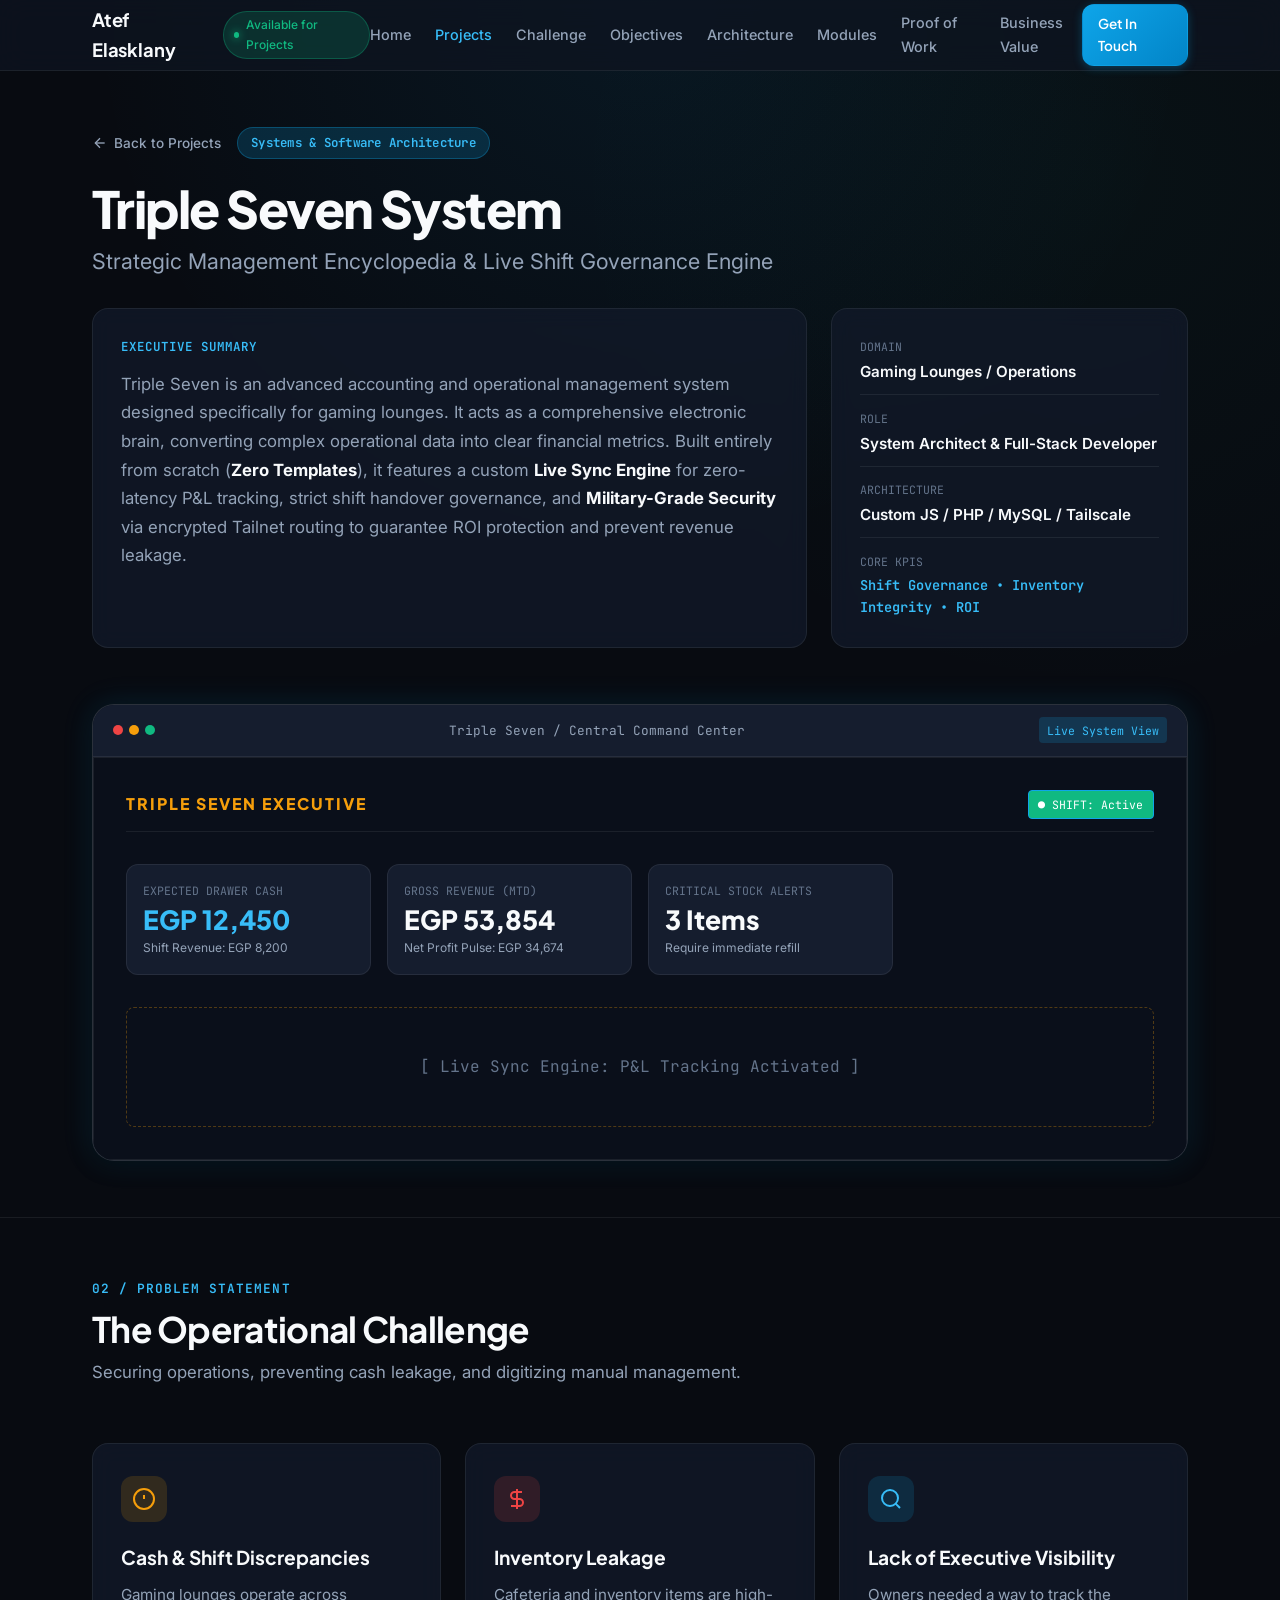
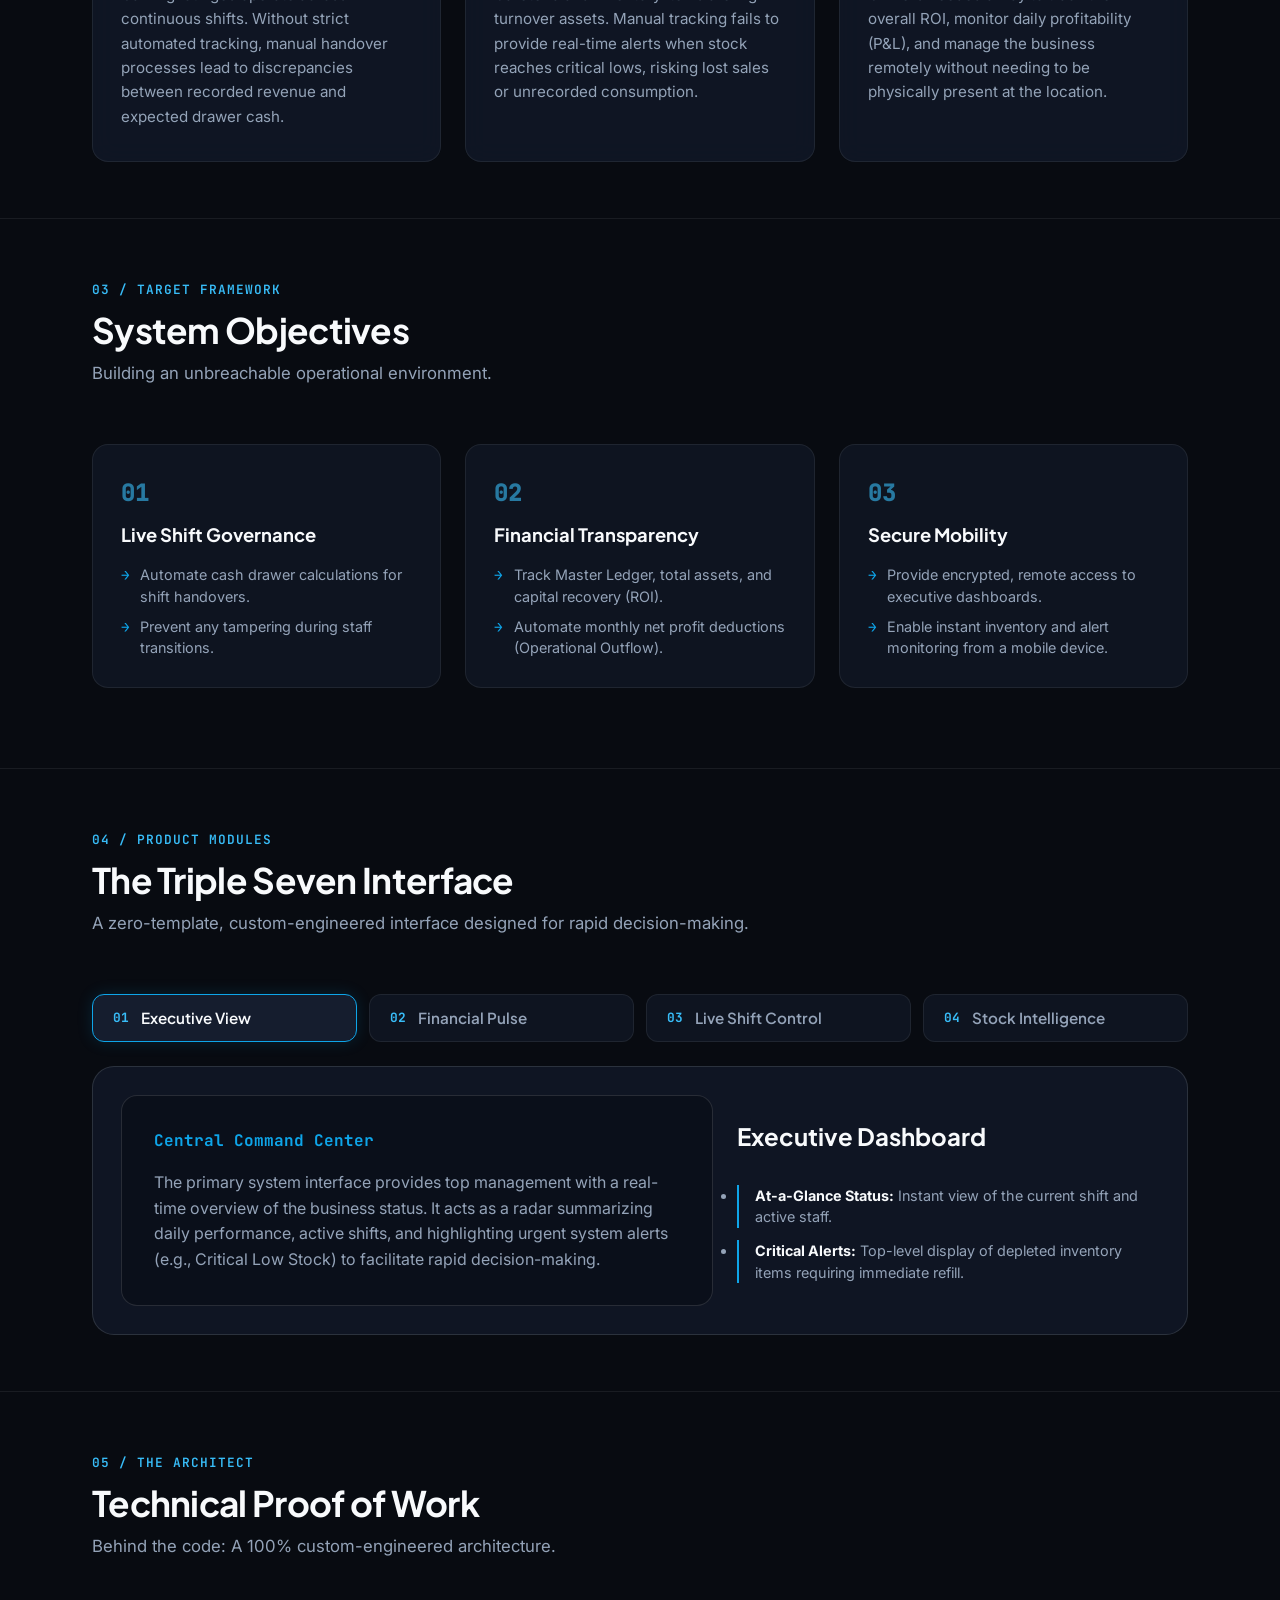
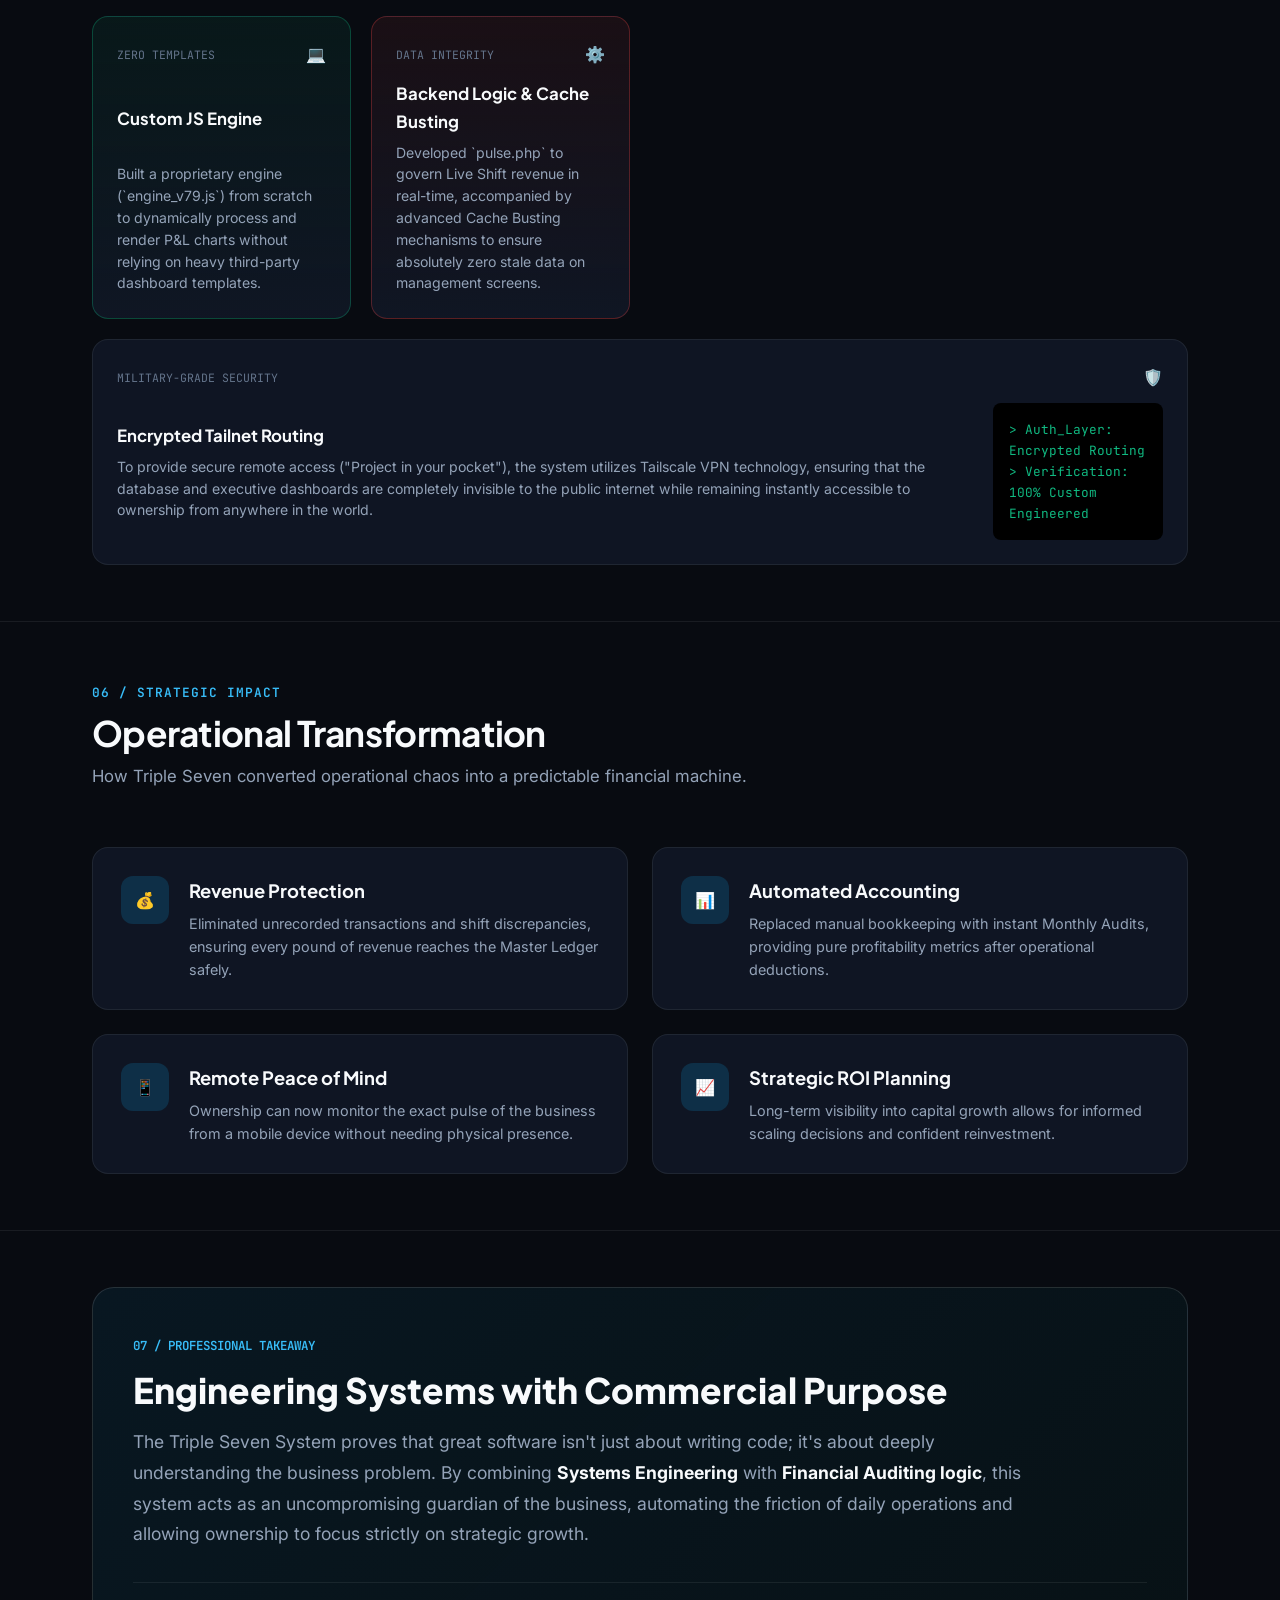
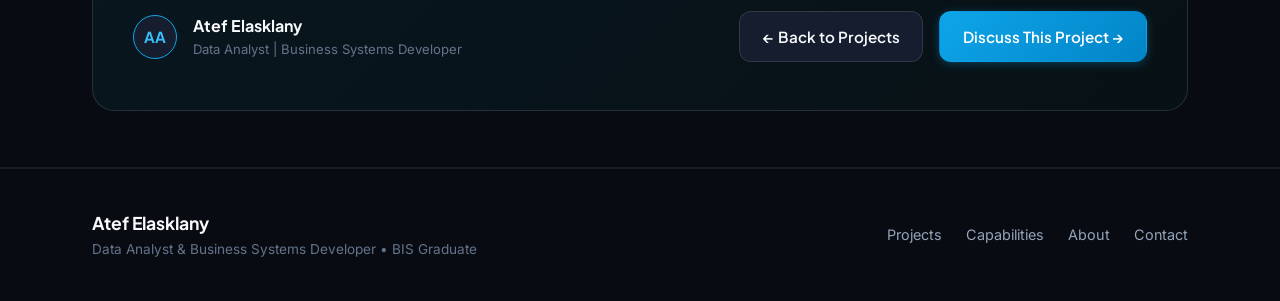
<file: projects/triple-seven.html>
<!DOCTYPE html>
<html lang="en">
<head>
  <meta charset="UTF-8" />
  <meta name="viewport" content="width=device-width, initial-scale=1.0" />
  <title>Triple Seven System Case Study | Atef Elasklany</title>
  <meta name="description" content="Triple Seven System Case Study by Atef Elasklany. A proprietary accounting and live shift control engine built from scratch (Zero Templates) for absolute operational governance." />
  
  <!-- Google Fonts: Plus Jakarta Sans, Inter, JetBrains Mono -->
  <link rel="preconnect" href="https://fonts.googleapis.com" />
  <link rel="preconnect" href="https://fonts.gstatic.com" crossorigin />
  <link href="https://fonts.googleapis.com/css2?family=Inter:wght@300;400;500;600;700&family=JetBrains+Mono:wght@400;500;600;700&family=Plus+Jakarta+Sans:wght@500;600;700;800&display=swap" rel="stylesheet" />
  
  <!-- Core Stylesheet -->
  <link rel="stylesheet" href="../css/styles.css" />
</head>
<body class="dark-theme">

  <!-- ================= TOP NAVIGATION BAR ================= -->
  <header class="site-header">
    <div class="nav-container">
      <a href="../index.html" class="brand-logo">
        <span class="logo-name">Atef Elasklany</span>
        <span class="status-indicator">
          <span class="status-dot"></span> Available for Projects
        </span>
      </a>

      <nav class="nav-links">
        <a href="../index.html">Home</a>
        <a href="../projects.html" style="color: var(--accent-cyan-light);">Projects</a>
        <a href="#challenge">Challenge</a>
        <a href="#objectives">Objectives</a>
        <a href="#approach">Architecture</a>
        <a href="#ecosystem">Modules</a>
        <a href="#insights">Proof of Work</a>
        <a href="#value">Business Value</a>
      </nav>

      <div class="nav-actions">
        <a href="../index.html#contact" class="btn btn-sm btn-primary">Get In Touch</a>
      </div>
    </div>
  </header>

  <main class="case-study-container">

    <!-- ================= 01. CASE STUDY HERO ================= -->
    <section class="cs-hero section-spacing" id="overview">
      <div class="container">
        
        <!-- Breadcrumb & Tag -->
        <div class="hero-top-meta">
          <a href="../projects.html" class="back-link">
            <svg width="16" height="16" viewBox="0 0 24 24" fill="none" stroke="currentColor" stroke-width="2"><line x1="19" y1="12" x2="5" y2="12"></line><polyline points="12 19 5 12 12 5"></polyline></svg>
            Back to Projects
          </a>
          <span class="badge badge-primary">Systems & Software Architecture</span>
        </div>

        <!-- Title & Subtitle -->
        <h1 class="cs-title">Triple Seven System</h1>
        <p class="cs-subtitle">Strategic Management Encyclopedia & Live Shift Governance Engine</p>

        <!-- Executive Summary Bento Box -->
        <div class="hero-summary-grid">
          
          <div class="summary-card main-summary">
            <div class="summary-label">Executive Summary</div>
            <p class="summary-text">
              Triple Seven is an advanced accounting and operational management system designed specifically for gaming lounges. It acts as a comprehensive electronic brain, converting complex operational data into clear financial metrics. Built entirely from scratch (<strong>Zero Templates</strong>), it features a custom <strong>Live Sync Engine</strong> for zero-latency P&L tracking, strict shift handover governance, and <strong>Military-Grade Security</strong> via encrypted Tailnet routing to guarantee ROI protection and prevent revenue leakage.
            </p>
          </div>

          <div class="summary-card meta-sidebar">
            <div class="meta-row">
               <span class="meta-label">Domain</span>
               <span class="meta-val">Gaming Lounges / Operations</span>
            </div>
            <div class="meta-row">
               <span class="meta-label">Role</span>
               <span class="meta-val">System Architect & Full-Stack Developer</span>
            </div>
            <div class="meta-row">
               <span class="meta-label">Architecture</span>
               <span class="meta-val">Custom JS / PHP / MySQL / Tailscale</span>
            </div>
            <div class="meta-row">
               <span class="meta-label">Core KPIs</span>
               <span class="meta-val highlight-kpi">Shift Governance • Inventory Integrity • ROI</span>
            </div>
          </div>

        </div>

        <!-- Hero Primary Visual Showcase -->
        <div class="hero-visual-frame">
          <div class="window-header">
            <div class="window-dots">
              <span class="dot red"></span>
              <span class="dot yellow"></span>
              <span class="dot green"></span>
            </div>
            <div class="window-title">Triple Seven / Central Command Center</div>
            <div class="window-tag">Live System View</div>
          </div>
          <div class="dashboard-render">
            <div class="bi-mockup bi-overview" style="background: #0A0F1A; border: 1px solid var(--border-subtle); padding: 2rem;">
              <div class="bi-topbar">
                <div class="bi-brand" style="color: #F59E0B; font-weight: 800; letter-spacing: 2px;">TRIPLE SEVEN EXECUTIVE</div>
                <div class="bi-filters">
                  <span class="filter-pill active" style="background: #10B981; color: #fff;">● SHIFT: Active</span>
                </div>
              </div>
              <div class="bi-kpi-grid" style="margin-top: 2rem;">
                <div class="bi-kpi-tile" style="background: var(--bg-surface-elevated);">
                  <div class="kpi-title">Expected Drawer Cash</div>
                  <div class="kpi-number text-accent">EGP 12,450</div>
                  <div class="kpi-sub">Shift Revenue: <span class="trend up">EGP 8,200</span></div>
                </div>
                <div class="bi-kpi-tile" style="background: var(--bg-surface-elevated);">
                  <div class="kpi-title">Gross Revenue (MTD)</div>
                  <div class="kpi-number">EGP 53,854</div>
                  <div class="kpi-sub">Net Profit Pulse: EGP 34,674</div>
                </div>
                <div class="bi-kpi-tile" style="background: var(--bg-surface-elevated);">
                  <div class="kpi-title">Critical Stock Alerts</div>
                  <div class="kpi-number text-danger">3 Items</div>
                  <div class="kpi-sub">Require immediate refill</div>
                </div>
              </div>
              <!-- Simulated Chart Area -->
              <div style="margin-top: 2rem; height: 120px; border: 1px dashed rgba(245, 158, 11, 0.3); border-radius: 8px; display: flex; align-items: center; justify-content: center; color: var(--text-muted); font-family: var(--font-mono);">
                [ Live Sync Engine: P&L Tracking Activated ]
              </div>
            </div>
          </div>
        </div>

      </div>
    </section>

    <!-- ================= 02. THE BUSINESS CHALLENGE ================= -->
    <section class="cs-challenge section-spacing" id="challenge">
      <div class="container">
        
        <div class="section-header">
          <span class="section-tag">02 / Problem Statement</span>
          <h2 class="section-heading">The Operational Challenge</h2>
          <p class="section-sub">Securing operations, preventing cash leakage, and digitizing manual management.</p>
        </div>

        <div class="grid-3-col">
          <div class="glass-card feature-card">
            <div class="card-icon warning-icon">
              <svg width="24" height="24" viewBox="0 0 24 24" fill="none" stroke="currentColor" stroke-width="2"><circle cx="12" cy="12" r="10"></circle><line x1="12" y1="8" x2="12" y2="12"></line><line x1="12" y1="16" x2="12.01" y2="16"></line></svg>
            </div>
            <h3 class="card-h">Cash & Shift Discrepancies</h3>
            <p class="card-p">
              Gaming lounges operate across continuous shifts. Without strict automated tracking, manual handover processes lead to discrepancies between recorded revenue and expected drawer cash.
            </p>
          </div>
          <div class="glass-card feature-card">
            <div class="card-icon alert-icon">
              <svg width="24" height="24" viewBox="0 0 24 24" fill="none" stroke="currentColor" stroke-width="2"><path d="M12 2v20M17 5H9.5a3.5 3.5 0 0 0 0 7h5a3.5 3.5 0 0 1 0 7H6"></path></svg>
            </div>
            <h3 class="card-h">Inventory Leakage</h3>
            <p class="card-p">
              Cafeteria and inventory items are high-turnover assets. Manual tracking fails to provide real-time alerts when stock reaches critical lows, risking lost sales or unrecorded consumption.
            </p>
          </div>
          <div class="glass-card feature-card">
            <div class="card-icon info-icon">
              <svg width="24" height="24" viewBox="0 0 24 24" fill="none" stroke="currentColor" stroke-width="2"><circle cx="11" cy="11" r="8"></circle><line x1="21" y1="21" x2="16.65" y2="16.65"></line></svg>
            </div>
            <h3 class="card-h">Lack of Executive Visibility</h3>
            <p class="card-p">
              Owners needed a way to track the overall ROI, monitor daily profitability (P&L), and manage the business remotely without needing to be physically present at the location.
            </p>
          </div>
        </div>

      </div>
    </section>

    <!-- ================= 03. OBJECTIVES & KPIS ================= -->
    <section class="cs-objectives section-spacing" id="objectives">
      <div class="container">
        
        <div class="section-header">
          <span class="section-tag">03 / Target Framework</span>
          <h2 class="section-heading">System Objectives</h2>
          <p class="section-sub">Building an unbreachable operational environment.</p>
        </div>

        <div class="objectives-wrapper">
          <div class="objectives-grid">
            <div class="objective-box">
              <div class="obj-number">01</div>
              <h3 class="obj-title">Live Shift Governance</h3>
              <ul class="obj-list">
                <li>Automate cash drawer calculations for shift handovers.</li>
                <li>Prevent any tampering during staff transitions.</li>
              </ul>
            </div>
            <div class="objective-box">
              <div class="obj-number">02</div>
              <h3 class="obj-title">Financial Transparency</h3>
              <ul class="obj-list">
                <li>Track Master Ledger, total assets, and capital recovery (ROI).</li>
                <li>Automate monthly net profit deductions (Operational Outflow).</li>
              </ul>
            </div>
            <div class="objective-box">
              <div class="obj-number">03</div>
              <h3 class="obj-title">Secure Mobility</h3>
              <ul class="obj-list">
                <li>Provide encrypted, remote access to executive dashboards.</li>
                <li>Enable instant inventory and alert monitoring from a mobile device.</li>
              </ul>
            </div>
          </div>
        </div>

      </div>
    </section>

    <!-- ================= 04. DASHBOARD ECOSYSTEM ================= -->
    <section class="cs-ecosystem section-spacing" id="ecosystem">
      <div class="container">
        
        <div class="section-header">
          <span class="section-tag">04 / Product Modules</span>
          <h2 class="section-heading">The Triple Seven Interface</h2>
          <p class="section-sub">A zero-template, custom-engineered interface designed for rapid decision-making.</p>
        </div>

        <div class="dashboard-tabs">
          <button class="tab-btn active" data-tab="tab-exec">
            <span class="tab-index">01</span>
            <span class="tab-text">Executive View</span>
          </button>
          <button class="tab-btn" data-tab="tab-finance">
            <span class="tab-index">02</span>
            <span class="tab-text">Financial Pulse</span>
          </button>
          <button class="tab-btn" data-tab="tab-shift">
            <span class="tab-index">03</span>
            <span class="tab-text">Live Shift Control</span>
          </button>
          <button class="tab-btn" data-tab="tab-inventory">
            <span class="tab-index">04</span>
            <span class="tab-text">Stock Intelligence</span>
          </button>
        </div>

        <div class="tab-panel active" id="tab-exec">
          <div class="eco-card-grid">
            <div class="eco-screen-wrap" style="background: #0A0F1A; padding: 2rem; border-radius: var(--radius-lg); border: 1px solid var(--border-medium);">
              <h4 style="color: var(--accent-cyan); font-family: var(--font-mono); margin-bottom: 1rem;">Central Command Center</h4>
              <p style="color: var(--text-secondary); line-height: 1.6;">The primary system interface provides top management with a real-time overview of the business status. It acts as a radar summarizing daily performance, active shifts, and highlighting urgent system alerts (e.g., Critical Low Stock) to facilitate rapid decision-making.</p>
            </div>
            <div class="eco-info-wrap">
              <h3 class="eco-title">Executive Dashboard</h3>
              <ul class="eco-feature-list" style="margin-top: 1rem;">
                <li class="eco-item"><strong>At-a-Glance Status:</strong> Instant view of the current shift and active staff.</li>
                <li class="eco-item"><strong>Critical Alerts:</strong> Top-level display of depleted inventory items requiring immediate refill.</li>
              </ul>
            </div>
          </div>
        </div>

        <div class="tab-panel" id="tab-finance">
          <div class="eco-card-grid">
            <div class="eco-screen-wrap" style="background: #0A0F1A; padding: 2rem; border-radius: var(--radius-lg); border: 1px solid var(--border-medium);">
              <h4 style="color: var(--accent-cyan); font-family: var(--font-mono); margin-bottom: 1rem;">Master Ledger & Revenue Pulse</h4>
              <p style="color: var(--text-secondary); line-height: 1.6;">A precise financial analysis tool that documents gross income, tracks operational expenses (internet, rent, utilities), and automatically calculates net surpluses. It tracks capital growth and the percentage of initial capital recovery to ensure long-term stability.</p>
            </div>
            <div class="eco-info-wrap">
              <h3 class="eco-title">Financial Transparency</h3>
              <ul class="eco-feature-list" style="margin-top: 1rem;">
                <li class="eco-item"><strong>ROI Tracking:</strong> Live percentage of capital recovered vs. total asset value.</li>
                <li class="eco-item"><strong>Expense Ledger:</strong> Detailed outflow tracking to prevent unseen financial drains.</li>
              </ul>
            </div>
          </div>
        </div>

        <div class="tab-panel" id="tab-shift">
          <div class="eco-card-grid">
            <div class="eco-screen-wrap" style="background: #0A0F1A; padding: 2rem; border-radius: var(--radius-lg); border: 1px solid var(--border-medium);">
              <h4 style="color: var(--accent-cyan); font-family: var(--font-mono); margin-bottom: 1rem;">Operational Handover Governance</h4>
              <p style="color: var(--text-secondary); line-height: 1.6;">Live monitoring of the current work shift. The system tracks shift revenues continuously and strictly calculates the expected physical cash in the drawer, locking down the numbers during handover to prevent discrepancies.</p>
            </div>
            <div class="eco-info-wrap">
              <h3 class="eco-title">Shift Guard</h3>
              <ul class="eco-feature-list" style="margin-top: 1rem;">
                <li class="eco-item"><strong>Expected Drawer Cash:</strong> Mathematical certainty of what must be in the register.</li>
                <li class="eco-item"><strong>Blind Handovers:</strong> Enforced accountability between shift changes.</li>
              </ul>
            </div>
          </div>
        </div>

        <div class="tab-panel" id="tab-inventory">
          <div class="eco-card-grid">
            <div class="eco-screen-wrap" style="background: #0A0F1A; padding: 2rem; border-radius: var(--radius-lg); border: 1px solid var(--border-medium);">
              <h4 style="color: var(--accent-cyan); font-family: var(--font-mono); margin-bottom: 1rem;">Smart Stock Intelligence</h4>
              <p style="color: var(--text-secondary); line-height: 1.6;">Precise tracking of all cafeteria movements. It acts as an early warning system, automatically alerting management when inventory reaches critical low levels, ensuring product availability while preventing unrecorded leakage.</p>
            </div>
            <div class="eco-info-wrap">
              <h3 class="eco-title">Inventory Control</h3>
              <ul class="eco-feature-list" style="margin-top: 1rem;">
                <li class="eco-item"><strong>Unit Cost vs. Selling Price:</strong> Automated profit margin tracking per item.</li>
                <li class="eco-item"><strong>Auto-Alerts:</strong> Zero-downtime notifications for out-of-stock risks.</li>
              </ul>
            </div>
          </div>
        </div>

      </div>
    </section>

    <!-- ================= 05. TECHNICAL ARCHITECTURE ================= -->
    <section class="cs-insights section-spacing" id="insights">
      <div class="container">
        
        <div class="section-header">
          <span class="section-tag">05 / The Architect</span>
          <h2 class="section-heading">Technical Proof of Work</h2>
          <p class="section-sub">Behind the code: A 100% custom-engineered architecture.</p>
        </div>

        <div class="insights-bento">
          <div class="insight-tile highlight-green">
            <div class="tile-top">
              <span class="tile-tag">Zero Templates</span>
              <span class="tile-icon">💻</span>
            </div>
            <h3 class="tile-title">Custom JS Engine</h3>
            <p class="tile-desc">
              Built a proprietary engine (`engine_v79.js`) from scratch to dynamically process and render P&L charts without relying on heavy third-party dashboard templates.
            </p>
          </div>
          <div class="insight-tile highlight-red">
            <div class="tile-top">
              <span class="tile-tag">Data Integrity</span>
              <span class="tile-icon">⚙️</span>
            </div>
            <h3 class="tile-title">Backend Logic & Cache Busting</h3>
            <p class="tile-desc">
              Developed `pulse.php` to govern Live Shift revenue in real-time, accompanied by advanced Cache Busting mechanisms to ensure absolutely zero stale data on management screens.
            </p>
          </div>
          <div class="insight-tile full-width">
            <div class="tile-top">
              <span class="tile-tag">Military-Grade Security</span>
              <span class="tile-icon">🛡️</span>
            </div>
            <div class="tile-split">
              <div>
                <h3 class="tile-title">Encrypted Tailnet Routing</h3>
                <p class="tile-desc">
                  To provide secure remote access ("Project in your pocket"), the system utilizes Tailscale VPN technology, ensuring that the database and executive dashboards are completely invisible to the public internet while remaining instantly accessible to ownership from anywhere in the world.
                </p>
              </div>
              <div class="badge-cluster" style="background: #000; padding: 1rem; border-radius: 8px; font-family: var(--font-mono); color: #10B981; font-size: 0.8rem;">
                > Auth_Layer: Encrypted Routing<br>
                > Verification: 100% Custom Engineered
              </div>
            </div>
          </div>
        </div>

      </div>
    </section>

    <!-- ================= 06. BUSINESS VALUE ================= -->
    <section class="cs-value section-spacing" id="value">
      <div class="container">
        
        <div class="section-header">
          <span class="section-tag">06 / Strategic Impact</span>
          <h2 class="section-heading">Operational Transformation</h2>
          <p class="section-sub">How Triple Seven converted operational chaos into a predictable financial machine.</p>
        </div>

        <div class="value-matrix">
          <div class="value-item">
            <div class="val-icon">💰</div>
            <div class="val-content">
              <h3 class="val-h">Revenue Protection</h3>
              <p class="val-p">Eliminated unrecorded transactions and shift discrepancies, ensuring every pound of revenue reaches the Master Ledger safely.</p>
            </div>
          </div>
          <div class="value-item">
            <div class="val-icon">📊</div>
            <div class="val-content">
              <h3 class="val-h">Automated Accounting</h3>
              <p class="val-p">Replaced manual bookkeeping with instant Monthly Audits, providing pure profitability metrics after operational deductions.</p>
            </div>
          </div>
          <div class="value-item">
            <div class="val-icon">📱</div>
            <div class="val-content">
              <h3 class="val-h">Remote Peace of Mind</h3>
              <p class="val-p">Ownership can now monitor the exact pulse of the business from a mobile device without needing physical presence.</p>
            </div>
          </div>
          <div class="value-item">
            <div class="val-icon">📈</div>
            <div class="val-content">
              <h3 class="val-h">Strategic ROI Planning</h3>
              <p class="val-p">Long-term visibility into capital growth allows for informed scaling decisions and confident reinvestment.</p>
            </div>
          </div>
        </div>

      </div>
    </section>

    <!-- ================= 07. FINAL TAKEAWAY ================= -->
    <section class="cs-takeaway section-spacing" id="takeaway">
      <div class="container">
        
        <div class="takeaway-box">
          <div class="takeaway-tag">07 / Professional Takeaway</div>
          <h2 class="takeaway-heading">Engineering Systems with Commercial Purpose</h2>
          <p class="takeaway-p">
            The Triple Seven System proves that great software isn't just about writing code; it's about deeply understanding the business problem. By combining <strong>Systems Engineering</strong> with <strong>Financial Auditing logic</strong>, this system acts as an uncompromising guardian of the business, automating the friction of daily operations and allowing ownership to focus strictly on strategic growth.
          </p>
          
          <div class="takeaway-footer">
            <div class="author-block">
              <div class="author-avatar">AA</div>
              <div>
                <div class="author-name">Atef Elasklany</div>
                <div class="author-title">Data Analyst | Business Systems Developer</div>
              </div>
            </div>
            <div class="takeaway-actions">
              <a href="../projects.html" class="btn btn-secondary">← Back to Projects</a>
              <a href="../index.html#contact" class="btn btn-primary">Discuss This Project →</a>
            </div>
          </div>
        </div>

      </div>
    </section>

  </main>

  <!-- ================= SITE FOOTER ================= -->
  <footer class="site-footer">
    <div class="container footer-container">
      <div class="footer-left">
        <div class="footer-brand">Atef Elasklany</div>
        <p class="footer-sub">Data Analyst & Business Systems Developer • BIS Graduate</p>
      </div>
      <div class="footer-links">
        <a href="../projects.html" class="footer-link">Projects</a>
        <a href="../index.html#capabilities" class="footer-link">Capabilities</a>
        <a href="../index.html#about" class="footer-link">About</a>
        <a href="../index.html#contact" class="footer-link">Contact</a>
      </div>
    </div>
  </footer>

  <script src="../js/app.js"></script>
</body>
</html>
</file>
<file: css/styles.css>
/* ==========================================================================
   ATEF ELASKLANY PORTFOLIO — COMPLETE UNIFIED DESIGN SYSTEM
   Theme: Refined Technical Dark Mode (Data & Systems Focused)
   ========================================================================== */

/* ----------------- CSS Custom Properties (Design Tokens) ----------------- */
:root {
  /* Color Palette: Canvas & Surfaces */
  --bg-canvas: #080B11;
  --bg-surface: #0E1420;
  --bg-surface-elevated: #151D2E;
  --bg-card: rgba(18, 26, 42, 0.75);
  --bg-card-hover: rgba(26, 37, 59, 0.9);
  --bg-glass: rgba(14, 20, 32, 0.75);

  /* Borders & Dividers */
  --border-subtle: rgba(255, 255, 255, 0.07);
  --border-medium: rgba(255, 255, 255, 0.12);
  --border-focus: rgba(14, 165, 233, 0.4);
  --border-slate: #1E293B;

  /* Accent Colors (Analytical & Action) */
  --accent-cyan: #0EA5E9;
  --accent-cyan-light: #38BDF8;
  --accent-cyan-glow: rgba(14, 165, 233, 0.18);
  --accent-emerald: #10B981;
  --accent-emerald-light: #34D399;
  --accent-emerald-glow: rgba(16, 185, 129, 0.18);
  --accent-warning: #F59E0B;
  --accent-danger: #EF4444;

  /* Typography Colors */
  --text-primary: #F8FAFC;
  --text-secondary: #94A3B8;
  --text-muted: #64748B;
  --text-inverse: #080B11;

  /* Typography Font Stacks */
  --font-heading: 'Plus Jakarta Sans', -apple-system, BlinkMacSystemFont, sans-serif;
  --font-body: 'Inter', -apple-system, BlinkMacSystemFont, sans-serif;
  --font-mono: 'JetBrains Mono', monospace;

  /* Spacing Scale */
  --spacing-xs: 0.5rem;
  --spacing-sm: 0.75rem;
  --spacing-md: 1.25rem;
  --spacing-lg: 2rem;
  --spacing-xl: 3.5rem;
  --spacing-2xl: 5rem;

  /* Shadows & Radius */
  --radius-sm: 6px;
  --radius-md: 12px;
  --radius-lg: 16px;
  --radius-xl: 22px;
  --shadow-subtle: 0 4px 20px rgba(0, 0, 0, 0.35);
  --shadow-glow: 0 0 30px rgba(14, 165, 233, 0.15);

  /* Transitions */
  --transition-fast: 0.18s cubic-bezier(0.16, 1, 0.3, 1);
  --transition-smooth: 0.3s cubic-bezier(0.16, 1, 0.3, 1);
}

/* ----------------- Global Reset & Base Styles ----------------- */
*, *::before, *::after {
  box-sizing: border-box;
  margin: 0;
  padding: 0;
}

html {
  font-size: 16px;
  scroll-behavior: smooth;
  -webkit-font-smoothing: antialiased;
  -moz-osx-font-smoothing: grayscale;
}

body.dark-theme {
  background-color: var(--bg-canvas);
  color: var(--text-primary);
  font-family: var(--font-body);
  line-height: 1.65;
  background-image: 
    radial-gradient(circle at 50% 0%, rgba(14, 165, 233, 0.08) 0%, transparent 50%),
    radial-gradient(circle at 85% 20%, rgba(16, 185, 129, 0.04) 0%, transparent 40%);
  background-attachment: fixed;
  min-height: 100vh;
}

/* Container */
.container {
  width: 100%;
  max-width: 1160px;
  margin-left: auto;
  margin-right: auto;
  padding-left: var(--spacing-lg);
  padding-right: var(--spacing-lg);
}

/* Section Spacing */
.section-spacing {
  padding-top: var(--spacing-xl);
  padding-bottom: var(--spacing-xl);
  border-bottom: 1px solid var(--border-subtle);
}

/* Section Headers */
.section-header {
  margin-bottom: var(--spacing-xl);
}

.section-header.flex-between {
  display: flex;
  justify-content: space-between;
  align-items: flex-end;
  gap: 1.5rem;
}

.section-tag {
  display: inline-block;
  font-family: var(--font-mono);
  font-size: 0.8rem;
  font-weight: 600;
  color: var(--accent-cyan-light);
  text-transform: uppercase;
  letter-spacing: 0.08em;
  margin-bottom: var(--spacing-xs);
}

.section-heading {
  font-family: var(--font-heading);
  font-size: 2.2rem;
  font-weight: 700;
  color: var(--text-primary);
  letter-spacing: -0.02em;
  line-height: 1.25;
  margin-bottom: var(--spacing-xs);
}

.section-sub {
  font-size: 1.05rem;
  color: var(--text-secondary);
  max-width: 680px;
}

.gradient-text {
  background: linear-gradient(135deg, #38BDF8 0%, #0EA5E9 100%);
  -webkit-background-clip: text;
  -webkit-text-fill-color: transparent;
}

.gradient-text-emerald {
  background: linear-gradient(135deg, #34D399 0%, #10B981 100%);
  -webkit-background-clip: text;
  -webkit-text-fill-color: transparent;
}

/* ----------------- Buttons & Badges ----------------- */
.btn {
  display: inline-flex;
  align-items: center;
  justify-content: center;
  gap: 0.5rem;
  padding: 0.75rem 1.4rem;
  border-radius: var(--radius-md);
  font-family: var(--font-heading);
  font-size: 0.95rem;
  font-weight: 600;
  text-decoration: none;
  cursor: pointer;
  transition: all var(--transition-fast);
  border: 1px solid transparent;
}

.btn-primary {
  background: linear-gradient(135deg, var(--accent-cyan) 0%, #0284C7 100%);
  color: #FFFFFF;
  box-shadow: 0 2px 10px rgba(14, 165, 233, 0.3);
}

.btn-primary:hover {
  background: linear-gradient(135deg, var(--accent-cyan-light) 0%, var(--accent-cyan) 100%);
  transform: translateY(-2px);
  box-shadow: 0 4px 18px rgba(14, 165, 233, 0.4);
}

.btn-secondary {
  background-color: var(--bg-surface-elevated);
  color: var(--text-primary);
  border-color: var(--border-medium);
}

.btn-secondary:hover {
  background-color: var(--border-slate);
  transform: translateY(-2px);
  border-color: var(--accent-cyan);
}

.btn-sm {
  padding: 0.45rem 0.95rem;
  font-size: 0.85rem;
}

.badge {
  display: inline-flex;
  align-items: center;
  padding: 0.3rem 0.8rem;
  border-radius: 999px;
  font-family: var(--font-mono);
  font-size: 0.78rem;
  font-weight: 600;
  letter-spacing: 0.02em;
}

.badge-primary {
  background-color: var(--accent-cyan-glow);
  color: var(--accent-cyan-light);
  border: 1px solid rgba(14, 165, 233, 0.3);
}

.badge-subtle {
  background-color: var(--bg-surface-elevated);
  color: var(--text-secondary);
  border: 1px solid var(--border-subtle);
}

/* ----------------- Header Navigation ----------------- */
.site-header {
  position: sticky;
  top: 0;
  z-index: 100;
  background-color: var(--bg-glass);
  backdrop-filter: blur(14px);
  -webkit-backdrop-filter: blur(14px);
  border-bottom: 1px solid var(--border-subtle);
}

.nav-container {
  display: flex;
  align-items: center;
  justify-content: space-between;
  height: 70px;
  max-width: 1160px;
  margin: 0 auto;
  padding: 0 var(--spacing-lg);
}

.brand-logo {
  display: flex;
  align-items: center;
  gap: 1rem;
  text-decoration: none;
}

.logo-name {
  font-family: var(--font-heading);
  font-size: 1.15rem;
  font-weight: 700;
  color: var(--text-primary);
  letter-spacing: -0.01em;
}

.status-indicator {
  display: inline-flex;
  align-items: center;
  gap: 0.4rem;
  padding: 0.2rem 0.6rem;
  background-color: var(--accent-emerald-glow);
  border: 1px solid rgba(16, 185, 129, 0.3);
  border-radius: 999px;
  font-size: 0.75rem;
  color: var(--accent-emerald);
  font-family: var(--font-body);
  font-weight: 500;
}

.status-dot {
  width: 6px;
  height: 6px;
  border-radius: 50%;
  background-color: var(--accent-emerald);
  box-shadow: 0 0 8px var(--accent-emerald);
}

.nav-links {
  display: flex;
  align-items: center;
  gap: 1.5rem;
}

.nav-links a {
  font-size: 0.9rem;
  font-weight: 500;
  color: var(--text-secondary);
  text-decoration: none;
  transition: color var(--transition-fast);
}

.nav-links a:hover {
  color: var(--text-primary);
}

/* ----------------- 01. Homepage Hero Section ----------------- */
.hp-hero {
  padding-top: var(--spacing-2xl);
  padding-bottom: var(--spacing-xl);
}

.hero-badge-wrap {
  display: flex;
  flex-wrap: wrap;
  align-items: center;
  gap: 0.75rem;
  margin-bottom: var(--spacing-md);
}

.hp-hero-title {
  font-family: var(--font-heading);
  font-size: 3.4rem;
  font-weight: 800;
  line-height: 1.15;
  letter-spacing: -0.03em;
  color: var(--text-primary);
  margin-bottom: 1.25rem;
  max-width: 960px;
}

.hp-hero-description {
  font-size: 1.2rem;
  color: var(--text-secondary);
  line-height: 1.7;
  max-width: 820px;
  margin-bottom: var(--spacing-lg);
}

.hp-hero-actions {
  display: flex;
  gap: 1rem;
  margin-bottom: var(--spacing-2xl);
}

.hero-trust-grid {
  display: grid;
  grid-template-columns: repeat(3, 1fr);
  gap: 1.5rem;
  padding-top: var(--spacing-xl);
  border-top: 1px solid var(--border-subtle);
}

.trust-item {
  display: flex;
  align-items: flex-start;
  gap: 1rem;
  background: var(--bg-card);
  border: 1px solid var(--border-subtle);
  border-radius: var(--radius-md);
  padding: 1.25rem;
}

.trust-icon {
  font-size: 1.5rem;
  line-height: 1;
}

.trust-title {
  display: block;
  font-family: var(--font-heading);
  font-size: 0.95rem;
  font-weight: 700;
  color: var(--text-primary);
  margin-bottom: 0.2rem;
}

.trust-desc {
  font-size: 0.85rem;
  color: var(--text-secondary);
  line-height: 1.5;
}

/* ----------------- 02. Core Differentiator (The BIS Triad) ----------------- */
.differentiator-grid {
  display: grid;
  grid-template-columns: repeat(3, 1fr);
  gap: 1.5rem;
}

.diff-card {
  background: var(--bg-card);
  backdrop-filter: blur(12px);
  border: 1px solid var(--border-subtle);
  border-radius: var(--radius-lg);
  padding: 2rem 1.75rem;
  position: relative;
  transition: all var(--transition-smooth);
}

.diff-card:hover {
  border-color: var(--accent-cyan);
  transform: translateY(-4px);
  box-shadow: var(--shadow-subtle);
}

.diff-number {
  font-family: var(--font-mono);
  font-size: 1.75rem;
  font-weight: 800;
  color: var(--accent-cyan-light);
  opacity: 0.5;
  margin-bottom: 0.75rem;
}

.diff-title {
  font-family: var(--font-heading);
  font-size: 1.2rem;
  font-weight: 700;
  color: var(--text-primary);
  margin-bottom: 0.75rem;
}

.diff-desc {
  font-size: 0.92rem;
  color: var(--text-secondary);
  line-height: 1.6;
  margin-bottom: 1.25rem;
}

.diff-tags {
  display: flex;
  flex-direction: column;
  gap: 0.4rem;
}

.diff-tags span {
  font-family: var(--font-mono);
  font-size: 0.75rem;
  color: var(--accent-cyan-light);
  background: var(--accent-cyan-glow);
  padding: 0.25rem 0.5rem;
  border-radius: 4px;
  display: inline-block;
  width: fit-content;
}

/* ----------------- 03. Selected Work (Project Grid System) ----------------- */
.project-filter-note .filter-status {
  font-family: var(--font-mono);
  font-size: 0.78rem;
  color: var(--accent-emerald);
  background: var(--accent-emerald-glow);
  padding: 0.3rem 0.75rem;
  border-radius: 999px;
  border: 1px solid rgba(16, 185, 129, 0.3);
}

.project-filters {
  display: flex;
  gap: 0.75rem;
  margin-bottom: 2.5rem;
  flex-wrap: wrap;
}

.filter-btn {
  background: var(--bg-surface);
  border: 1px solid var(--border-medium);
  color: var(--text-secondary);
  font-family: var(--font-heading);
  font-size: 0.9rem;
  font-weight: 600;
  padding: 0.5rem 1.25rem;
  border-radius: 999px;
  cursor: pointer;
  transition: all var(--transition-fast);
}

.filter-btn:hover {
  border-color: var(--accent-cyan);
  color: var(--text-primary);
}

.filter-btn.active {
  background: var(--accent-cyan-glow);
  border-color: var(--accent-cyan);
  color: var(--accent-cyan-light);
}

.project-grid {
  display: grid;
  grid-template-columns: repeat(2, 1fr);
  gap: 2rem;
}

@media (max-width: 768px) {
  .project-grid {
    grid-template-columns: 1fr;
  }
}

.project-card {
  background: var(--bg-card);
  backdrop-filter: blur(14px);
  border: 1px solid var(--border-medium);
  border-radius: var(--radius-xl);
  overflow: hidden;
  transition: all var(--transition-smooth), opacity 0.3s ease, transform 0.3s ease;
  display: flex;
  flex-direction: column;
}

.project-card.hidden {
  display: none;
}

.project-card:hover {
  border-color: var(--accent-cyan);
  box-shadow: var(--shadow-subtle), var(--shadow-glow);
  transform: translateY(-4px);
}

.grid-cover-wrapper {
  overflow: hidden;
  width: 100%;
  aspect-ratio: 16 / 9;
  border-bottom: 1px solid var(--border-medium);
}

.grid-cover {
  width: 100%;
  height: 100%;
  object-fit: cover;
  transition: transform var(--transition-smooth);
}

.project-card:hover .grid-cover {
  transform: scale(1.03);
}

.grid-content {
  padding: 2rem;
  display: flex;
  flex-direction: column;
  flex-grow: 1;
}

.grid-meta {
  margin-bottom: 1rem;
}

.grid-title {
  font-family: var(--font-heading);
  font-size: 1.4rem;
  font-weight: 700;
  color: var(--text-primary);
  line-height: 1.3;
  margin-bottom: 0.75rem;
}

.grid-summary {
  font-size: 0.95rem;
  color: var(--text-secondary);
  line-height: 1.6;
  margin-bottom: 1.5rem;
  flex-grow: 1;
}

.grid-footer {
  margin-top: auto;
}

/* Projects Page Specific Styles */
.projects-page-header {
  padding-top: var(--spacing-xl);
  padding-bottom: var(--spacing-lg);
  border-bottom: 1px solid var(--border-subtle);
  margin-bottom: var(--spacing-lg);
  background: linear-gradient(180deg, rgba(10, 15, 26, 0.4) 0%, var(--bg-canvas) 100%);
}

.view-all-cta {
  display: flex;
  justify-content: center;
  margin-top: 3.5rem;
}

.view-all-cta .btn-lg {
  padding: 1rem 2.5rem;
  font-size: 1.05rem;
}

/* Card Visual Mockup Side */
.visual-window {
  background-color: #0A0F1A;
  border: 1px solid var(--border-subtle);
  border-radius: var(--radius-lg);
  overflow: hidden;
  height: 100%;
  display: flex;
  flex-direction: column;
}

.v-header {
  display: flex;
  justify-content: space-between;
  align-items: center;
  padding: 0.65rem 1rem;
  background-color: var(--bg-surface-elevated);
  border-bottom: 1px solid var(--border-subtle);
}

.v-dots {
  display: flex;
  gap: 5px;
}

.v-dots span {
  width: 8px;
  height: 8px;
  border-radius: 50%;
  background-color: var(--text-muted);
}

.v-title {
  font-family: var(--font-mono);
  font-size: 0.75rem;
  color: var(--text-secondary);
}

.v-badge {
  font-family: var(--font-mono);
  font-size: 0.7rem;
  color: var(--accent-cyan-light);
  background: var(--accent-cyan-glow);
  padding: 0.15rem 0.4rem;
  border-radius: 4px;
}

.v-preview-content {
  padding: 1.5rem;
  display: flex;
  flex-direction: column;
  justify-content: space-between;
  flex: 1;
  gap: 1.25rem;
}

.v-kpis {
  display: grid;
  grid-template-columns: repeat(2, 1fr);
  gap: 0.75rem;
}

.v-kpi-item {
  background: var(--bg-surface);
  border: 1px solid var(--border-subtle);
  border-radius: 6px;
  padding: 0.75rem;
  display: flex;
  flex-direction: column;
}

.v-trend-line {
  background: var(--bg-surface);
  border: 1px solid var(--border-subtle);
  border-radius: 6px;
  padding: 0.75rem;
  display: flex;
  flex-direction: column;
  position: relative;
}

.trend-peak-tag {
  font-family: var(--font-mono);
  font-size: 0.65rem;
  color: var(--accent-emerald);
  position: absolute;
  top: 6px;
  left: 10px;
}

.trend-low-tag {
  font-family: var(--font-mono);
  font-size: 0.65rem;
  color: var(--accent-danger);
  position: absolute;
  bottom: 6px;
  right: 10px;
}

.mini-chart {
  width: 100%;
  height: 60px;
  margin-top: 10px;
}

/* Card Details Side */
.card-details {
  display: flex;
  flex-direction: column;
  justify-content: space-between;
}

.card-meta {
  display: flex;
  align-items: center;
  gap: 0.75rem;
  margin-bottom: 0.75rem;
}

.meta-item {
  font-family: var(--font-mono);
  font-size: 0.75rem;
  color: var(--text-muted);
}

.card-title {
  font-family: var(--font-heading);
  font-size: 1.75rem;
  font-weight: 700;
  color: var(--text-primary);
  line-height: 1.25;
  margin-bottom: 0.85rem;
}

.card-summary {
  font-size: 0.95rem;
  color: var(--text-secondary);
  line-height: 1.65;
  margin-bottom: 1.25rem;
}

.card-summary strong {
  color: var(--text-primary);
}

.card-metrics-strip {
  display: flex;
  gap: 0.75rem;
  margin-bottom: 1.25rem;
}

.metric-pill {
  background: var(--bg-surface-elevated);
  border: 1px solid var(--border-subtle);
  border-radius: 6px;
  padding: 0.5rem 0.85rem;
  display: flex;
  flex-direction: column;
}

.m-val {
  font-family: var(--font-heading);
  font-weight: 700;
  font-size: 1.1rem;
  color: var(--text-primary);
  line-height: 1.1;
}

.m-lbl {
  font-family: var(--font-mono);
  font-size: 0.68rem;
  color: var(--text-muted);
  text-transform: uppercase;
  margin-top: 0.15rem;
}

.card-tools {
  display: flex;
  flex-wrap: wrap;
  gap: 0.5rem;
  margin-bottom: 1.5rem;
}

.tool-tag {
  font-family: var(--font-mono);
  font-size: 0.75rem;
  padding: 0.25rem 0.6rem;
  background: var(--bg-surface);
  border: 1px solid var(--border-subtle);
  border-radius: 4px;
  color: var(--text-secondary);
}

/* ----------------- 04. Capabilities Section ----------------- */
.capabilities-grid {
  display: grid;
  grid-template-columns: repeat(2, 1fr);
  gap: 1.5rem;
}

.cap-card {
  background: var(--bg-card);
  border: 1px solid var(--border-subtle);
  border-radius: var(--radius-lg);
  padding: 2rem 1.75rem;
  transition: all var(--transition-fast);
}

.cap-card:hover {
  border-color: var(--border-medium);
  transform: translateY(-3px);
}

.cap-icon {
  font-size: 1.75rem;
  margin-bottom: 1rem;
  line-height: 1;
}

.cap-title {
  font-family: var(--font-heading);
  font-size: 1.25rem;
  font-weight: 700;
  color: var(--text-primary);
  margin-bottom: 0.5rem;
}

.cap-desc {
  font-size: 0.95rem;
  color: var(--text-secondary);
  line-height: 1.6;
}

/* ----------------- 05. Methodology Section ----------------- */
.framework-steps {
  display: grid;
  grid-template-columns: repeat(4, 1fr);
  gap: 1.25rem;
}

.f-step {
  background: var(--bg-surface);
  border: 1px solid var(--border-subtle);
  border-radius: var(--radius-lg);
  padding: 1.75rem 1.5rem;
}

.f-num {
  font-family: var(--font-mono);
  font-size: 1.5rem;
  font-weight: 800;
  color: var(--accent-cyan-light);
  margin-bottom: 0.5rem;
}

.f-title {
  font-family: var(--font-heading);
  font-size: 1.1rem;
  font-weight: 700;
  color: var(--text-primary);
  margin-bottom: 0.5rem;
}

.f-desc {
  font-size: 0.88rem;
  color: var(--text-secondary);
  line-height: 1.55;
}

/* ----------------- 06. About Section ----------------- */
.about-grid {
  display: grid;
  grid-template-columns: 7fr 5fr;
  gap: 2.5rem;
  align-items: center;
}

.about-p {
  font-size: 1.05rem;
  color: var(--text-secondary);
  line-height: 1.75;
  margin-bottom: 1.25rem;
}

.about-p strong {
  color: var(--text-primary);
}

.about-highlights {
  display: flex;
  flex-direction: column;
  gap: 0.65rem;
  margin-top: 1.5rem;
  padding-top: 1.25rem;
  border-top: 1px solid var(--border-subtle);
}

.ah-item {
  font-size: 0.92rem;
  color: var(--text-secondary);
}

.ah-item strong {
  color: var(--accent-cyan-light);
  font-family: var(--font-mono);
  font-size: 0.85rem;
}

.about-stat-col {
  display: flex;
  flex-direction: column;
  gap: 1.5rem;
}

.about-stat-card {
  background: var(--bg-card);
  border: 1px solid var(--border-subtle);
  border-radius: var(--radius-lg);
  padding: 2rem;
  text-align: center;
}

.stat-big-num {
  font-family: var(--font-heading);
  font-size: 3rem;
  font-weight: 800;
  color: var(--accent-cyan-light);
  line-height: 1;
  margin-bottom: 0.4rem;
}

.stat-label {
  font-family: var(--font-heading);
  font-size: 1.05rem;
  font-weight: 700;
  color: var(--text-primary);
  margin-bottom: 0.4rem;
}

.stat-desc {
  font-size: 0.88rem;
  color: var(--text-secondary);
}

/* ----------------- 07. Skills Matrix ----------------- */
.skills-grid {
  display: grid;
  grid-template-columns: repeat(3, 1fr);
  gap: 1.5rem;
}

.skill-category {
  background: var(--bg-surface);
  border: 1px solid var(--border-subtle);
  border-radius: var(--radius-lg);
  padding: 1.75rem;
}

.cat-title {
  font-family: var(--font-heading);
  font-size: 1.15rem;
  font-weight: 700;
  color: var(--text-primary);
  margin-bottom: 1.25rem;
  border-bottom: 1px solid var(--border-subtle);
  padding-bottom: 0.6rem;
}

.pill-group {
  display: flex;
  flex-wrap: wrap;
  gap: 0.5rem;
}

.skill-pill {
  font-family: var(--font-mono);
  font-size: 0.78rem;
  color: var(--text-secondary);
  background: var(--bg-surface-elevated);
  border: 1px solid var(--border-subtle);
  border-radius: 6px;
  padding: 0.35rem 0.65rem;
}

/* ----------------- 08. Services & Engagement ----------------- */
.services-grid {
  display: grid;
  grid-template-columns: repeat(2, 1fr);
  gap: 1.5rem;
}

.service-box {
  background: var(--bg-card);
  border: 1px solid var(--border-subtle);
  border-radius: var(--radius-lg);
  padding: 2rem 1.75rem;
}

.s-icon {
  font-size: 1.75rem;
  margin-bottom: 0.75rem;
  line-height: 1;
}

.s-title {
  font-family: var(--font-heading);
  font-size: 1.2rem;
  font-weight: 700;
  color: var(--text-primary);
  margin-bottom: 0.5rem;
}

.s-desc {
  font-size: 0.92rem;
  color: var(--text-secondary);
  line-height: 1.6;
}

/* ----------------- 09. Contact Section ----------------- */
.contact-card {
  background: linear-gradient(135deg, rgba(14, 165, 233, 0.08) 0%, rgba(16, 185, 129, 0.04) 100%);
  border: 1px solid var(--border-medium);
  border-radius: var(--radius-xl);
  padding: 3.5rem 3rem;
  text-align: center;
}

.contact-title {
  font-family: var(--font-heading);
  font-size: 2.4rem;
  font-weight: 800;
  color: var(--text-primary);
  margin-bottom: 1rem;
}

.contact-desc {
  font-size: 1.1rem;
  color: var(--text-secondary);
  max-width: 680px;
  margin: 0 auto 2.25rem;
  line-height: 1.7;
}

.contact-channels {
  display: flex;
  justify-content: center;
  flex-wrap: wrap;
  gap: 1rem;
}

.channel-btn {
  display: inline-flex;
  align-items: center;
  gap: 0.6rem;
  padding: 0.85rem 1.4rem;
  background: var(--bg-surface-elevated);
  border: 1px solid var(--border-medium);
  border-radius: var(--radius-md);
  color: var(--text-primary);
  text-decoration: none;
  font-family: var(--font-heading);
  font-weight: 600;
  font-size: 0.95rem;
  transition: all var(--transition-fast);
}

.channel-btn:hover {
  border-color: var(--accent-cyan);
  background: var(--border-slate);
  transform: translateY(-2px);
}

.channel-btn.primary {
  background: linear-gradient(135deg, var(--accent-cyan) 0%, #0284C7 100%);
  color: #FFFFFF;
  border-color: transparent;
}

.channel-btn.primary:hover {
  background: linear-gradient(135deg, var(--accent-cyan-light) 0%, var(--accent-cyan) 100%);
}

/* ----------------- Site Footer ----------------- */
.site-footer {
  background-color: var(--bg-canvas);
  border-top: 1px solid var(--border-subtle);
  padding: 2.5rem 0;
}

.footer-container {
  display: flex;
  justify-content: space-between;
  align-items: center;
}

.footer-brand {
  font-family: var(--font-heading);
  font-weight: 700;
  font-size: 1.1rem;
  color: var(--text-primary);
}

.footer-sub {
  font-size: 0.85rem;
  color: var(--text-muted);
}

.footer-links {
  display: flex;
  gap: 1.5rem;
}

.footer-link {
  font-size: 0.9rem;
  color: var(--text-secondary);
  text-decoration: none;
  transition: color var(--transition-fast);
}

.footer-link:hover {
  color: var(--accent-cyan-light);
}

/* ==========================================================================
   DEDICATED CASE STUDY STYLES (Used in projects/shopeasy.html)
   ========================================================================== */
.cs-hero { padding-top: var(--spacing-xl); }
.hero-top-meta { display: flex; align-items: center; gap: 1rem; margin-bottom: var(--spacing-md); }
.back-link { display: inline-flex; align-items: center; gap: 0.4rem; color: var(--text-secondary); text-decoration: none; font-size: 0.85rem; font-weight: 500; transition: color var(--transition-fast); }
.back-link:hover { color: var(--accent-cyan-light); }
.cs-title { font-family: var(--font-heading); font-size: 3.2rem; font-weight: 800; line-height: 1.15; letter-spacing: -0.03em; color: var(--text-primary); margin-bottom: 0.5rem; }
.cs-subtitle { font-size: 1.35rem; color: var(--text-secondary); font-weight: 400; line-height: 1.4; margin-bottom: var(--spacing-lg); max-width: 820px; }

.hero-summary-grid { display: grid; grid-template-columns: 2fr 1fr; gap: 1.5rem; margin-bottom: var(--spacing-xl); }
.summary-card { background: var(--bg-card); backdrop-filter: blur(10px); border: 1px solid var(--border-subtle); border-radius: var(--radius-lg); padding: 1.75rem; }
.summary-label { font-family: var(--font-mono); font-size: 0.78rem; font-weight: 600; color: var(--accent-cyan-light); text-transform: uppercase; letter-spacing: 0.08em; margin-bottom: 0.75rem; }
.summary-text { font-size: 1.05rem; color: var(--text-secondary); line-height: 1.7; }
.summary-text strong { color: var(--text-primary); }

.meta-sidebar { display: flex; flex-direction: column; justify-content: center; gap: 0.85rem; }
.meta-row { display: flex; flex-direction: column; gap: 0.2rem; border-bottom: 1px solid var(--border-subtle); padding-bottom: 0.6rem; }
.meta-row:last-child { border-bottom: none; padding-bottom: 0; }
.meta-label { font-family: var(--font-mono); font-size: 0.72rem; color: var(--text-muted); text-transform: uppercase; }
.meta-val { font-size: 0.95rem; font-weight: 600; color: var(--text-primary); }
.highlight-kpi { color: var(--accent-cyan-light); font-family: var(--font-mono); font-size: 0.85rem; }

/* Hero Visual Browser Frame */
.hero-visual-frame { background-color: var(--bg-surface); border: 1px solid var(--border-medium); border-radius: var(--radius-xl); overflow: hidden; box-shadow: var(--shadow-subtle), var(--shadow-glow); }
.window-header { display: flex; align-items: center; justify-content: space-between; padding: 0.8rem 1.25rem; background-color: var(--bg-surface-elevated); border-bottom: 1px solid var(--border-subtle); }
.window-dots { display: flex; gap: 6px; }
.window-dots .dot { width: 10px; height: 10px; border-radius: 50%; }
.dot.red { background-color: #EF4444; }
.dot.yellow { background-color: #F59E0B; }
.dot.green { background-color: #10B981; }
.window-title { font-family: var(--font-mono); font-size: 0.8rem; color: var(--text-secondary); }
.window-tag { font-family: var(--font-mono); font-size: 0.72rem; padding: 0.2rem 0.5rem; background-color: var(--accent-cyan-glow); color: var(--accent-cyan-light); border-radius: 4px; }

/* Simulated BI Dashboard UI */
.bi-mockup { padding: 1.5rem; background-color: #0B101A; }
.bi-topbar { display: flex; justify-content: space-between; align-items: center; margin-bottom: 1.25rem; border-bottom: 1px solid var(--border-subtle); padding-bottom: 0.75rem; }
.bi-brand { font-family: var(--font-heading); font-weight: 700; font-size: 1rem; color: var(--text-primary); }
.bi-brand span { font-weight: 400; color: var(--text-muted); }
.bi-filters { display: flex; gap: 0.5rem; }
.filter-pill { font-family: var(--font-mono); font-size: 0.72rem; padding: 0.25rem 0.6rem; background-color: var(--bg-surface-elevated); border: 1px solid var(--border-subtle); border-radius: 4px; color: var(--text-secondary); }
.filter-pill.active { border-color: var(--accent-cyan); color: var(--accent-cyan-light); }

.bi-kpi-grid { display: grid; grid-template-columns: repeat(4, 1fr); gap: 1rem; margin-bottom: 1.25rem; }
.bi-kpi-tile { background-color: var(--bg-surface); border: 1px solid var(--border-subtle); border-radius: var(--radius-md); padding: 1rem; }
.kpi-title { font-family: var(--font-mono); font-size: 0.72rem; color: var(--text-muted); text-transform: uppercase; margin-bottom: 0.35rem; }
.kpi-number { font-family: var(--font-heading); font-size: 1.65rem; font-weight: 800; color: var(--text-primary); line-height: 1.1; margin-bottom: 0.25rem; }
.kpi-number.text-accent { color: var(--accent-cyan-light); }
.kpi-number.text-warning { color: var(--accent-warning); }
.kpi-sub { font-size: 0.75rem; color: var(--text-secondary); }
.trend.down { color: var(--accent-danger); font-weight: 600; }

.bi-charts-grid { display: grid; grid-template-columns: repeat(12, 1fr); gap: 1rem; }
.col-span-8 { grid-column: span 8; }
.col-span-4 { grid-column: span 4; }
.bi-card { background-color: var(--bg-surface); border: 1px solid var(--border-subtle); border-radius: var(--radius-md); padding: 1rem 1.25rem; }
.card-head { display: flex; justify-content: space-between; align-items: center; margin-bottom: 0.75rem; }
.card-title { font-family: var(--font-heading); font-size: 0.85rem; font-weight: 600; color: var(--text-primary); }
.card-badge { font-family: var(--font-mono); font-size: 0.7rem; color: var(--accent-emerald); }
.chart-container { width: 100%; height: 180px; }
.chart-svg { width: 100%; height: 100%; }

.product-bars { display: flex; flex-direction: column; gap: 0.75rem; padding-top: 0.25rem; }
.bar-item { display: flex; flex-direction: column; gap: 0.25rem; }
.bar-meta { display: flex; justify-content: space-between; font-size: 0.8rem; }
.item-name { color: var(--text-primary); font-weight: 500; }
.item-val { font-family: var(--font-mono); font-size: 0.72rem; color: var(--accent-emerald); }
.item-val.text-muted { color: var(--text-muted); }
.bar-track { height: 8px; background-color: var(--bg-surface-elevated); border-radius: 4px; overflow: hidden; }
.bar-fill { height: 100%; background: linear-gradient(90deg, var(--accent-cyan) 0%, var(--accent-emerald) 100%); border-radius: 4px; }
.bar-fill.muted { background: var(--text-muted); }

/* Challenge, Objectives, Approach, Tabs, Insights, Recs, Value, Gallery, Takeaway */
.grid-3-col { display: grid; grid-template-columns: repeat(3, 1fr); gap: 1.5rem; }
.glass-card { background: var(--bg-card); backdrop-filter: blur(12px); border: 1px solid var(--border-subtle); border-radius: var(--radius-lg); padding: 2rem 1.75rem; transition: all var(--transition-smooth); }
.glass-card:hover { background: var(--bg-card-hover); border-color: var(--border-medium); transform: translateY(-4px); box-shadow: var(--shadow-subtle); }
.card-icon { width: 46px; height: 46px; border-radius: var(--radius-md); display: flex; align-items: center; justify-content: center; margin-bottom: 1.25rem; }
.warning-icon { background: rgba(245, 158, 11, 0.15); color: var(--accent-warning); }
.alert-icon { background: rgba(239, 68, 68, 0.15); color: var(--accent-danger); }
.info-icon { background: rgba(14, 165, 233, 0.15); color: var(--accent-cyan-light); }
.card-h { font-family: var(--font-heading); font-size: 1.2rem; font-weight: 700; color: var(--text-primary); margin-bottom: 0.6rem; }
.card-p { font-size: 0.95rem; color: var(--text-secondary); line-height: 1.6; }

.objectives-grid { display: grid; grid-template-columns: repeat(3, 1fr); gap: 1.5rem; margin-bottom: 1.5rem; }
.objective-box { background: var(--bg-surface); border: 1px solid var(--border-subtle); border-radius: var(--radius-lg); padding: 1.75rem; position: relative; }
.obj-number { font-family: var(--font-mono); font-size: 1.5rem; font-weight: 800; color: var(--accent-cyan-light); opacity: 0.6; margin-bottom: 0.5rem; }
.obj-title { font-family: var(--font-heading); font-size: 1.15rem; font-weight: 700; color: var(--text-primary); margin-bottom: 0.85rem; }
.obj-list { list-style: none; display: flex; flex-direction: column; gap: 0.5rem; }
.obj-list li { font-size: 0.9rem; color: var(--text-secondary); position: relative; padding-left: 1.2rem; line-height: 1.5; }
.obj-list li::before { content: "→"; position: absolute; left: 0; color: var(--accent-cyan); font-family: var(--font-mono); }

.kpi-banner { display: grid; grid-template-columns: repeat(4, 1fr); background: var(--bg-surface-elevated); border: 1px solid var(--border-medium); border-radius: var(--radius-lg); padding: 1.5rem 2rem; gap: 1.5rem; }
.kpi-banner-item { display: flex; flex-direction: column; }
.k-label { font-family: var(--font-mono); font-size: 0.72rem; color: var(--text-muted); text-transform: uppercase; margin-bottom: 0.2rem; }
.k-val { font-family: var(--font-heading); font-size: 1.05rem; font-weight: 700; color: var(--text-primary); }
.k-desc { font-family: var(--font-mono); font-size: 0.78rem; color: var(--accent-cyan-light); margin-top: 0.2rem; }

.journey-flow { display: grid; grid-template-columns: 1fr auto 1fr auto 1fr; align-items: center; gap: 1rem; }
.journey-step { display: flex; flex-direction: column; gap: 0.5rem; }
.step-badge { font-family: var(--font-mono); font-size: 0.72rem; font-weight: 600; color: var(--accent-cyan-light); text-transform: uppercase; letter-spacing: 0.05em; }
.step-card { background: var(--bg-surface); border: 1px solid var(--border-subtle); border-radius: var(--radius-lg); padding: 1.5rem; height: 100%; }
.step-icon { width: 40px; height: 40px; border-radius: var(--radius-sm); background: var(--accent-cyan-glow); color: var(--accent-cyan-light); display: flex; align-items: center; justify-content: center; margin-bottom: 1rem; }
.step-title { font-family: var(--font-heading); font-size: 1.1rem; font-weight: 700; color: var(--text-primary); margin-bottom: 0.5rem; }
.step-desc { font-size: 0.9rem; color: var(--text-secondary); line-height: 1.55; margin-bottom: 1rem; }
.step-metric { font-family: var(--font-mono); font-size: 0.8rem; font-weight: 600; color: var(--accent-emerald); background: var(--accent-emerald-glow); padding: 0.35rem 0.6rem; border-radius: 4px; display: inline-block; }
.journey-arrow { color: var(--border-slate); display: flex; align-items: center; justify-content: center; }

/* Dashboard Tabs */
.dashboard-tabs { display: grid; grid-template-columns: repeat(4, 1fr); gap: 0.75rem; margin-bottom: 1.5rem; }
.tab-btn { display: flex; align-items: center; gap: 0.75rem; padding: 0.85rem 1.25rem; background-color: var(--bg-surface); border: 1px solid var(--border-subtle); border-radius: var(--radius-md); color: var(--text-secondary); cursor: pointer; transition: all var(--transition-fast); text-align: left; }
.tab-btn:hover { background-color: var(--bg-surface-elevated); border-color: var(--border-medium); color: var(--text-primary); }
.tab-btn.active { background-color: var(--bg-surface-elevated); border-color: var(--accent-cyan); color: var(--text-primary); box-shadow: 0 0 16px rgba(14, 165, 233, 0.15); }
.tab-index { font-family: var(--font-mono); font-size: 0.8rem; font-weight: 700; color: var(--accent-cyan-light); }
.tab-text { font-family: var(--font-heading); font-size: 0.95rem; font-weight: 600; }
.tab-panel { display: none; }
.tab-panel.active { display: block; animation: fadeIn 0.3s ease-in-out; }
@keyframes fadeIn { from { opacity: 0; transform: translateY(6px); } to { opacity: 1; transform: translateY(0); } }

.eco-card-grid { display: grid; grid-template-columns: 7fr 5fr; gap: 1.5rem; background: var(--bg-card); border: 1px solid var(--border-medium); border-radius: var(--radius-xl); overflow: hidden; padding: 1.75rem; }
.eco-screen-wrap { background: #0B101A; border: 1px solid var(--border-subtle); border-radius: var(--radius-lg); overflow: hidden; }
.mockup-header { display: flex; justify-content: space-between; align-items: center; padding: 0.65rem 1rem; background: var(--bg-surface-elevated); border-bottom: 1px solid var(--border-subtle); font-family: var(--font-mono); font-size: 0.75rem; color: var(--text-secondary); }
.status-pill { color: var(--accent-cyan-light); background: var(--accent-cyan-glow); padding: 0.15rem 0.45rem; border-radius: 4px; }
.mockup-content { padding: 1.25rem; }
.eco-info-wrap { display: flex; flex-direction: column; justify-content: center; }
.eco-title { font-family: var(--font-heading); font-size: 1.5rem; font-weight: 700; color: var(--text-primary); margin-bottom: 0.75rem; }
.eco-desc { font-size: 0.95rem; color: var(--text-secondary); line-height: 1.65; margin-bottom: 1.25rem; }
.eco-feature-list { display: flex; flex-direction: column; gap: 0.75rem; }
.eco-item { font-size: 0.9rem; color: var(--text-secondary); line-height: 1.5; padding-left: 1rem; border-left: 2px solid var(--accent-cyan); }
.eco-item strong { color: var(--text-primary); }

.sim-row-kpi { display: grid; grid-template-columns: repeat(4, 1fr); gap: 0.5rem; margin-bottom: 1rem; }
.sim-kpi { background: var(--bg-surface); border: 1px solid var(--border-subtle); border-radius: 6px; padding: 0.6rem; display: flex; flex-direction: column; }
.sim-kpi span { font-size: 0.65rem; color: var(--text-muted); font-family: var(--font-mono); }
.sim-kpi strong { font-size: 1.05rem; color: var(--text-primary); }
.sim-box { background: var(--bg-surface); border: 1px solid var(--border-subtle); border-radius: 6px; padding: 0.75rem; }
.sim-head { font-family: var(--font-mono); font-size: 0.72rem; color: var(--text-muted); margin-bottom: 0.75rem; }
.sim-chart-bars { display: grid; grid-template-columns: repeat(12, 1fr); gap: 4px; height: 120px; align-items: flex-end; }
.sim-bar-col { display: flex; flex-direction: column; align-items: center; height: 100%; justify-content: flex-end; }
.bar-val { width: 100%; background: var(--accent-cyan); border-radius: 2px; }
.bar-val.peak { background: var(--accent-emerald); }
.bar-val.low { background: var(--accent-danger); }
.sim-bar-col span { font-family: var(--font-mono); font-size: 0.55rem; color: var(--text-muted); margin-top: 4px; }

.funnel-diagram { display: flex; flex-direction: column; gap: 0.75rem; }
.funnel-stage { background: var(--bg-surface); border: 1px solid var(--border-subtle); border-radius: 6px; padding: 0.6rem 0.85rem; }
.stage-info { display: flex; justify-content: space-between; font-size: 0.8rem; margin-bottom: 0.35rem; }
.stage-name { font-weight: 500; color: var(--text-primary); }
.stage-count { font-family: var(--font-mono); font-size: 0.75rem; color: var(--accent-cyan-light); }
.stage-bar { height: 6px; background: linear-gradient(90deg, var(--accent-cyan) 0%, var(--accent-emerald) 100%); border-radius: 3px; }

.sparkline-wrap { display: flex; flex-direction: column; gap: 0.5rem; }
.decay-line { height: 40px; background: linear-gradient(90deg, rgba(14,165,233,0.3) 0%, rgba(239,68,68,0.3) 100%); border-radius: 4px; border-left: 3px solid var(--accent-cyan); border-right: 3px solid var(--accent-danger); }
.badge-anno { font-family: var(--font-mono); font-size: 0.7rem; color: var(--accent-warning); }

.sentiment-grid { display: grid; grid-template-columns: 1fr 2fr; gap: 1rem; align-items: center; }
.sentiment-score-box { background: var(--bg-surface); border: 1px solid var(--border-subtle); border-radius: 8px; padding: 1rem; text-align: center; }
.score-num { font-family: var(--font-heading); font-size: 2.2rem; font-weight: 800; color: var(--accent-warning); line-height: 1; }
.score-stars { color: var(--accent-warning); font-size: 0.9rem; margin: 0.2rem 0; }
.score-label { font-size: 0.7rem; font-family: var(--font-mono); color: var(--text-muted); }
.sentiment-bars { display: flex; flex-direction: column; gap: 0.6rem; }
.sent-bar-row { display: flex; align-items: center; gap: 0.5rem; font-size: 0.75rem; }
.sent-bar-row span:first-child { width: 140px; color: var(--text-secondary); }
.sent-track { flex: 1; height: 8px; background: var(--bg-surface-elevated); border-radius: 4px; }
.sent-fill.pos { height: 100%; background: var(--accent-emerald); border-radius: 4px; }
.sent-fill.neg { height: 100%; background: var(--accent-danger); border-radius: 4px; }
.sent-count { font-family: var(--font-mono); font-weight: 600; color: var(--text-primary); }

.insights-bento { display: grid; grid-template-columns: repeat(4, 1fr); gap: 1.25rem; }
.insight-tile { background: var(--bg-card); border: 1px solid var(--border-subtle); border-radius: var(--radius-lg); padding: 1.5rem; display: flex; flex-direction: column; justify-content: space-between; }
.insight-tile.highlight-green { border-color: rgba(16, 185, 129, 0.3); background: linear-gradient(180deg, rgba(16, 185, 129, 0.08) 0%, var(--bg-card) 100%); }
.insight-tile.highlight-red { border-color: rgba(239, 68, 68, 0.3); background: linear-gradient(180deg, rgba(239, 68, 68, 0.08) 0%, var(--bg-card) 100%); }
.insight-tile.full-width { grid-column: span 4; }
.tile-top { display: flex; justify-content: space-between; align-items: center; margin-bottom: 0.75rem; }
.tile-tag { font-family: var(--font-mono); font-size: 0.72rem; color: var(--text-muted); text-transform: uppercase; }
.tile-metric { font-family: var(--font-heading); font-size: 2.3rem; font-weight: 800; color: var(--text-primary); line-height: 1.1; margin-bottom: 0.5rem; }
.highlight-green .tile-metric { color: var(--accent-emerald); }
.highlight-red .tile-metric { color: var(--accent-danger); }
.tile-title { font-family: var(--font-heading); font-size: 1.05rem; font-weight: 700; color: var(--text-primary); margin-bottom: 0.4rem; }
.tile-desc { font-size: 0.88rem; color: var(--text-secondary); line-height: 1.55; }
.tile-split { display: flex; justify-content: space-between; align-items: center; gap: 2rem; }
.badge-cluster { display: flex; gap: 0.5rem; }
.badge-chip { font-family: var(--font-mono); font-size: 0.78rem; padding: 0.4rem 0.8rem; background: var(--bg-surface-elevated); border: 1px solid var(--border-medium); border-radius: 6px; color: var(--accent-cyan-light); white-space: nowrap; }

.rec-grid { display: grid; grid-template-columns: repeat(3, 1fr); gap: 1.5rem; }
.rec-card { background: var(--bg-surface); border: 1px solid var(--border-subtle); border-radius: var(--radius-lg); padding: 1.75rem; transition: all var(--transition-fast); }
.rec-card:hover { border-color: var(--accent-cyan); transform: translateY(-3px); }
.rec-header { display: flex; align-items: flex-start; gap: 0.75rem; margin-bottom: 0.75rem; }
.rec-number { font-family: var(--font-mono); font-size: 0.85rem; font-weight: 700; color: var(--accent-cyan-light); background: var(--accent-cyan-glow); padding: 0.2rem 0.5rem; border-radius: 4px; }
.rec-title { font-family: var(--font-heading); font-size: 1.05rem; font-weight: 700; color: var(--text-primary); line-height: 1.35; }
.rec-p { font-size: 0.9rem; color: var(--text-secondary); line-height: 1.6; }

.value-matrix { display: grid; grid-template-columns: repeat(2, 1fr); gap: 1.5rem; }
.value-item { display: flex; gap: 1.25rem; background: var(--bg-card); border: 1px solid var(--border-subtle); border-radius: var(--radius-lg); padding: 1.75rem; }
.val-icon { width: 48px; height: 48px; border-radius: var(--radius-md); background: var(--accent-cyan-glow); color: var(--accent-cyan-light); display: flex; align-items: center; justify-content: center; flex-shrink: 0; }
.val-h { font-family: var(--font-heading); font-size: 1.15rem; font-weight: 700; color: var(--text-primary); margin-bottom: 0.35rem; }
.val-p { font-size: 0.9rem; color: var(--text-secondary); line-height: 1.6; }

.gallery-grid { display: grid; grid-template-columns: repeat(2, 1fr); gap: 1.5rem; }
.gallery-card { background: var(--bg-surface); border: 1px solid var(--border-subtle); border-radius: var(--radius-lg); overflow: hidden; transition: all var(--transition-smooth); }
.gallery-card:hover { border-color: var(--border-medium); transform: translateY(-3px); }
.gal-preview { height: 180px; background: #0B101A; border-bottom: 1px solid var(--border-subtle); position: relative; padding: 1.25rem; display: flex; align-items: center; justify-content: center; }
.gal-badge { position: absolute; top: 1rem; left: 1rem; font-family: var(--font-mono); font-size: 0.7rem; padding: 0.2rem 0.5rem; background: var(--bg-surface-elevated); border: 1px solid var(--border-subtle); border-radius: 4px; color: var(--text-secondary); }
.gal-screen-sim { width: 80%; height: 80%; display: flex; flex-direction: column; justify-content: center; align-items: center; }
.sim-strip { display: flex; gap: 0.5rem; margin-bottom: 0.75rem; }
.strip-item { font-family: var(--font-mono); font-size: 0.7rem; padding: 0.25rem 0.5rem; background: var(--bg-surface); border-radius: 4px; color: var(--text-secondary); }
.strip-item.accent { color: var(--accent-cyan-light); border: 1px solid var(--accent-cyan); }
.sim-graph-line { width: 100%; height: 4px; background: linear-gradient(90deg, var(--accent-cyan) 0%, var(--accent-emerald) 100%); border-radius: 2px; }
.sim-funnel-stack { width: 100%; display: flex; flex-direction: column; gap: 6px; }
.f-bar { height: 8px; border-radius: 4px; background: var(--accent-cyan); }
.f-bar.f1 { width: 100%; }
.f-bar.f2 { width: 60%; }
.f-bar.f3 { width: 30%; background: var(--accent-emerald); }
.sim-social-chart { display: flex; align-items: flex-end; gap: 8px; height: 60px; }
.sc-col { width: 16px; background: var(--accent-cyan); border-radius: 2px 2px 0 0; }
.sc-col:nth-child(1) { height: 90%; }
.sc-col:nth-child(2) { height: 75%; }
.sc-col:nth-child(3) { height: 45%; }
.sc-col:nth-child(4) { height: 30%; background: var(--accent-danger); }
.sim-donut-wrap { display: flex; align-items: center; gap: 1rem; }
.sim-donut { width: 44px; height: 44px; border-radius: 50%; border: 6px solid var(--accent-emerald); border-top-color: var(--accent-danger); }
.donut-stats { font-family: var(--font-mono); font-size: 0.8rem; color: var(--text-primary); }
.gal-info { padding: 1.25rem; }
.gal-title { font-family: var(--font-heading); font-size: 1.05rem; font-weight: 700; color: var(--text-primary); margin-bottom: 0.35rem; }
.gal-desc { font-size: 0.85rem; color: var(--text-secondary); line-height: 1.5; }

.takeaway-box { background: linear-gradient(135deg, rgba(14, 165, 233, 0.08) 0%, rgba(16, 185, 129, 0.04) 100%); border: 1px solid var(--border-medium); border-radius: var(--radius-xl); padding: 3rem 2.5rem; }
.takeaway-tag { font-family: var(--font-mono); font-size: 0.78rem; font-weight: 600; color: var(--accent-cyan-light); text-transform: uppercase; margin-bottom: 0.75rem; }
.takeaway-heading { font-family: var(--font-heading); font-size: 2.2rem; font-weight: 800; color: var(--text-primary); line-height: 1.2; margin-bottom: 1rem; }
.takeaway-p { font-size: 1.1rem; color: var(--text-secondary); line-height: 1.75; margin-bottom: 2rem; max-width: 900px; }
.takeaway-p strong { color: var(--text-primary); }
.takeaway-footer { display: flex; justify-content: space-between; align-items: center; border-top: 1px solid var(--border-subtle); padding-top: 1.75rem; }
.author-block { display: flex; align-items: center; gap: 1rem; }
.author-avatar { width: 44px; height: 44px; border-radius: 50%; background: var(--bg-surface-elevated); border: 1px solid var(--accent-cyan); color: var(--accent-cyan-light); font-family: var(--font-heading); font-weight: 700; font-size: 0.95rem; display: flex; align-items: center; justify-content: center; }
.author-name { font-family: var(--font-heading); font-weight: 700; color: var(--text-primary); font-size: 1rem; }
.author-title { font-size: 0.82rem; color: var(--text-muted); }
.takeaway-actions { display: flex; gap: 1rem; }

/* ----------------- Editorial & Storytelling Additions ----------------- */
.hero-editorial-wrapper {
  display: flex;
  flex-direction: column;
  gap: var(--spacing-xl);
}

.trust-icon-box {
  width: 44px;
  height: 44px;
  border-radius: var(--radius-md);
  background: var(--bg-surface-elevated);
  border: 1px solid var(--border-medium);
  display: flex;
  align-items: center;
  justify-content: center;
  font-size: 1.25rem;
  flex-shrink: 0;
}

.editorial-quote {
  font-family: var(--font-heading);
  font-size: 1.25rem;
  font-weight: 600;
  line-height: 1.6;
  color: var(--text-primary);
  border-left: 3px solid var(--accent-cyan);
  padding-left: 1.25rem;
  margin-bottom: 1.5rem;
  font-style: italic;
  background: linear-gradient(90deg, rgba(14, 165, 233, 0.06) 0%, transparent 100%);
  padding: 1rem 1.25rem;
  border-radius: 0 var(--radius-md) var(--radius-md) 0;
}

.ah-label {
  display: block;
  font-family: var(--font-mono);
  font-size: 0.75rem;
  color: var(--text-muted);
  text-transform: uppercase;
  letter-spacing: 0.05em;
  margin-bottom: 0.2rem;
}

.stat-badge {
  font-family: var(--font-mono);
  font-size: 0.7rem;
  font-weight: 700;
  color: var(--accent-cyan-light);
  letter-spacing: 0.1em;
  margin-bottom: 0.5rem;
}

.cap-icon-wrap {
  width: 48px;
  height: 48px;
  border-radius: var(--radius-md);
  background: var(--accent-cyan-glow);
  border: 1px solid rgba(14, 165, 233, 0.3);
  display: flex;
  align-items: center;
  justify-content: center;
  font-size: 1.35rem;
  margin-bottom: 1.25rem;
}

.cap-list {
  list-style: none;
  padding: 0;
  margin: 1.25rem 0 0 0;
  border-top: 1px solid var(--border-subtle);
  padding-top: 1rem;
  display: flex;
  flex-direction: column;
  gap: 0.5rem;
}

.cap-list li {
  font-size: 0.85rem;
  color: var(--text-secondary);
  display: flex;
  align-items: center;
  gap: 0.5rem;
}

.cap-list li::before {
  content: "→";
  color: var(--accent-cyan-light);
  font-weight: 700;
}

.f-deliverable {
  margin-top: 1rem;
  padding-top: 0.75rem;
  border-top: 1px solid var(--border-subtle);
  font-size: 0.8rem;
  color: var(--text-secondary);
  line-height: 1.45;
}

.f-deliverable strong {
  color: var(--accent-cyan-light);
  font-family: var(--font-mono);
}

/* ----------------- Journey Timeline ----------------- */
.journey-timeline {
  display: flex;
  flex-direction: column;
  position: relative;
  max-width: 920px;
  margin: 0 auto;
}

.journey-timeline::before {
  content: "";
  position: absolute;
  top: 10px;
  bottom: 10px;
  left: 20px;
  width: 2px;
  background: linear-gradient(180deg, var(--accent-cyan) 0%, rgba(14, 165, 233, 0.1) 100%);
}

.timeline-item {
  position: relative;
  display: flex;
  gap: 2rem;
  padding-left: 56px;
  padding-bottom: 2.5rem;
}

.timeline-item:last-child {
  padding-bottom: 0;
}

.timeline-marker {
  position: absolute;
  left: 12px;
  top: 4px;
  width: 18px;
  height: 18px;
  border-radius: 50%;
  background: var(--bg-surface-elevated);
  border: 3px solid var(--accent-cyan);
  box-shadow: 0 0 12px rgba(14, 165, 233, 0.4);
  z-index: 2;
  transition: transform var(--transition-fast);
}

.timeline-item:hover .timeline-marker {
  transform: scale(1.25);
  background: var(--accent-cyan);
}

.timeline-content {
  background: var(--bg-card);
  border: 1px solid var(--border-subtle);
  border-radius: var(--radius-lg);
  padding: 1.5rem 1.75rem;
  width: 100%;
  transition: all var(--transition-smooth);
}

.timeline-item:hover .timeline-content {
  border-color: var(--border-medium);
  background: var(--bg-card-hover);
  transform: translateX(4px);
}

.timeline-period {
  display: inline-block;
  font-family: var(--font-mono);
  font-size: 0.75rem;
  font-weight: 600;
  color: var(--accent-cyan-light);
  text-transform: uppercase;
  letter-spacing: 0.05em;
  margin-bottom: 0.35rem;
}

.timeline-title {
  font-family: var(--font-heading);
  font-size: 1.25rem;
  font-weight: 700;
  color: var(--text-primary);
  margin-bottom: 0.25rem;
}

.timeline-meta {
  display: block;
  font-size: 0.88rem;
  color: var(--text-muted);
  margin-bottom: 0.75rem;
}

.timeline-desc {
  font-size: 0.92rem;
  color: var(--text-secondary);
  line-height: 1.6;
}

/* ----------------- Scroll Reveal Animation ----------------- */
.reveal-on-scroll {
  opacity: 0;
  transform: translateY(22px);
  transition: opacity 0.6s cubic-bezier(0.16, 1, 0.3, 1), transform 0.6s cubic-bezier(0.16, 1, 0.3, 1);
  will-change: opacity, transform;
}

.reveal-on-scroll.is-revealed {
  opacity: 1;
  transform: translateY(0);
}

/* ----------------- Mobile Navigation ----------------- */
.mobile-toggle {
  display: none;
  background: none;
  border: none;
  cursor: pointer;
  padding: 0.5rem;
  flex-direction: column;
  gap: 5px;
}

.mobile-toggle span {
  display: block;
  width: 22px;
  height: 2px;
  background-color: var(--text-primary);
  border-radius: 2px;
  transition: all var(--transition-fast);
}

.nav-link.active {
  color: var(--accent-cyan-light) !important;
  font-weight: 600;
}

/* ==========================================================================
   KHALED HABIB INSPIRED EDITORIAL DESIGN SYSTEM & TRANSITIONS
   ========================================================================== */

/* ----------------- Header Right Group & Social Pills ----------------- */
.header-right-group {
  display: flex;
  align-items: center;
  gap: 1.75rem;
}

.header-social-pills {
  display: flex;
  align-items: center;
  gap: 0.5rem;
}

.btn-pill-outline {
  padding: 0.35rem 0.85rem;
  border-radius: 999px;
  border: 1px solid var(--border-medium);
  color: var(--text-secondary);
  font-size: 0.82rem;
  font-weight: 600;
  text-decoration: none;
  transition: all var(--transition-fast);
}

.btn-pill-outline:hover {
  border-color: var(--accent-cyan);
  color: var(--text-primary);
  background: var(--bg-surface-elevated);
}

.btn-pill-primary {
  padding: 0.38rem 1rem;
  border-radius: 999px;
  background: var(--accent-cyan);
  color: #FFFFFF;
  font-size: 0.82rem;
  font-weight: 700;
  text-decoration: none;
  display: inline-flex;
  align-items: center;
  gap: 0.35rem;
  transition: all var(--transition-fast);
}

.btn-pill-primary:hover {
  background: var(--accent-cyan-light);
  transform: translateY(-1px);
}

/* ----------------- Editorial Highlight Scribble & Typography ----------------- */
.heading-highlight-svg {
  position: relative;
  display: inline-block;
  color: var(--accent-cyan-light);
}

.highlight-scribble {
  position: absolute;
  bottom: -8px;
  left: 0;
  width: 100%;
  height: 18px;
  fill: none;
  stroke: var(--accent-cyan);
  stroke-width: 5;
  stroke-linecap: round;
  pointer-events: none;
}

.editorial-divider {
  display: flex;
  align-items: center;
  gap: 0.85rem;
  margin-bottom: 1.25rem;
}

.editorial-divider .divider-line {
  width: 36px;
  height: 2px;
  background: var(--accent-cyan);
}

.editorial-divider .divider-text {
  font-family: var(--font-mono);
  font-size: 0.8rem;
  font-weight: 700;
  color: var(--accent-cyan-light);
  text-transform: uppercase;
  letter-spacing: 0.1em;
}

.editorial-divider.center {
  justify-content: center;
}

/* ----------------- Editorial Action Buttons ----------------- */
.btn-light-editorial {
  background: #F8FAFC;
  color: #080B11;
  font-family: var(--font-heading);
  font-weight: 700;
  padding: 0.85rem 1.6rem;
  border-radius: var(--radius-md);
  display: inline-flex;
  align-items: center;
  gap: 0.6rem;
  text-decoration: none;
  transition: all var(--transition-fast);
  border: 1px solid transparent;
}

.btn-light-editorial:hover {
  background: #FFFFFF;
  transform: translateY(-2px);
  box-shadow: 0 6px 20px rgba(255, 255, 255, 0.15);
}

.btn-light-editorial.hover-icon-down:hover svg {
  transform: translateY(3px);
}

.btn-light-editorial svg {
  transition: transform var(--transition-fast);
}

.btn-outline-editorial {
  background: transparent;
  color: var(--text-primary);
  border: 1px solid var(--border-medium);
  font-family: var(--font-heading);
  font-weight: 600;
  padding: 0.85rem 1.6rem;
  border-radius: var(--radius-md);
  display: inline-flex;
  align-items: center;
  gap: 0.6rem;
  text-decoration: none;
  transition: all var(--transition-fast);
}

.btn-outline-editorial:hover {
  border-color: var(--accent-cyan);
  color: var(--accent-cyan-light);
  background: var(--bg-surface-elevated);
}

/* ----------------- Hero Section (Khaled Habib Inspired) ----------------- */
.kh-hero-section {
  padding-top: var(--spacing-2xl);
  padding-bottom: var(--spacing-2xl);
}

.kh-hero-grid {
  display: grid;
  grid-template-columns: 1.15fr 0.85fr;
  gap: 4rem;
  align-items: center;
  min-height: calc(80vh - 70px);
}

.kh-hero-title {
  font-family: var(--font-heading);
  font-size: 3.2rem;
  font-weight: 800;
  line-height: 1.18;
  letter-spacing: -0.03em;
  color: var(--text-primary);
  margin-bottom: 1.5rem;
}

.kh-hero-subtitle {
  font-size: 1.15rem;
  color: var(--text-secondary);
  line-height: 1.7;
  max-width: 600px;
  margin-bottom: 2.25rem;
}

.kh-hero-actions {
  display: flex;
  gap: 1rem;
  align-items: center;
}

.kh-visual-card {
  position: relative;
  border-radius: var(--radius-xl);
}

.kh-visual-media {
  position: relative;
  border-radius: var(--radius-xl);
  overflow: hidden;
  aspect-ratio: 1/1;
  border: 1px solid var(--border-medium);
  box-shadow: 0 20px 40px rgba(0, 0, 0, 0.6);
}

.kh-cover-img {
  width: 100%;
  height: 100%;
  object-fit: cover;
  display: block;
  transition: transform var(--transition-smooth);
}

.kh-visual-card:hover .kh-cover-img {
  transform: scale(1.03);
}

.kh-visual-overlay {
  position: absolute;
  inset: 0;
  background: linear-gradient(180deg, transparent 50%, rgba(8, 11, 17, 0.85) 100%);
}

/* ----------------- Circular Portrait & Floating Top-Left Badge ----------------- */
.kh-circular-frame-wrapper {
  position: relative;
  width: 320px;
  height: 320px;
  margin: 0 auto;
}

.kh-circular-frame {
  width: 100%;
  height: 100%;
  border-radius: 50%;
  overflow: hidden;
  border: 3px solid rgba(255, 255, 255, 0.12);
  box-shadow: 0 15px 35px rgba(0, 0, 0, 0.6);
  position: relative;
}

.kh-circular-img {
  width: 100%;
  height: 100%;
  object-fit: cover;
  display: block;
}

.rotate-badge-badge-top-left {
  position: absolute;
  top: -15px;
  left: -20px;
  width: 130px;
  height: 130px;
  border-radius: 50%;
  background: #0E1420;
  border: 1px solid rgba(255, 255, 255, 0.18);
  box-shadow: 0 10px 25px rgba(0, 0, 0, 0.7);
  z-index: 10;
  pointer-events: none;
  display: flex;
  align-items: center;
  justify-content: center;
}

.rotate-badge {
  width: 100%;
  height: 100%;
  animation: spinBadge 16s linear infinite;
}

@keyframes spinBadge {
  0% { transform: rotate(0deg); }
  100% { transform: rotate(360deg); }
}

/* ----------------- About Me Section (Exact Khaled Habib Match) ----------------- */
.kh-about-top-grid {
  display: grid;
  grid-template-columns: 320px 1fr;
  gap: 4rem;
  align-items: center;
  margin-bottom: 3.5rem;
}

.kh-lead-statement {
  font-family: var(--font-heading);
  font-size: 2.15rem;
  font-weight: 500;
  line-height: 1.45;
  color: var(--text-primary);
  letter-spacing: -0.01em;
}

.kh-about-bottom-grid {
  display: grid;
  grid-template-columns: 1fr 1fr 200px;
  gap: 3rem;
  border-top: 1px solid var(--border-subtle);
  padding-top: 3rem;
  align-items: flex-start;
}

.kh-about-pillar.align-btn {
  display: flex;
  flex-direction: column;
  justify-content: space-between;
  height: 100%;
}

.kh-pillar-title {
  font-family: var(--font-heading);
  font-size: 1.05rem;
  font-weight: 400;
  color: var(--text-secondary);
  line-height: 1.65;
}

.btn-link-editorial {
  display: inline-flex;
  align-items: center;
  gap: 0.5rem;
  font-family: var(--font-heading);
  font-size: 1.15rem;
  font-weight: 700;
  color: var(--text-primary);
  text-decoration: none;
  transition: all var(--transition-fast);
  margin-top: 1.5rem;
}

.btn-link-editorial:hover {
  color: var(--accent-cyan-light);
}

.btn-link-editorial.hover-icon-down:hover svg {
  transform: translateY(4px);
}

.btn-link-editorial svg {
  transition: transform var(--transition-fast);
}

/* ----------------- Merged 1 + 3 Featured Showcase Layout ----------------- */
.kh-projects-showcase {
  padding-top: var(--spacing-xl);
  padding-bottom: var(--spacing-xl);
}

.hero-project-spotlight {
  display: grid;
  grid-template-columns: 1.15fr 0.85fr;
  gap: 3.5rem;
  background: var(--bg-surface);
  border: 1px solid var(--border-medium);
  border-radius: var(--radius-xl);
  padding: 3.25rem;
  margin-bottom: 3.5rem;
  align-items: center;
  box-shadow: 0 20px 45px rgba(0, 0, 0, 0.5);
  position: relative;
  transition: all var(--transition-smooth);
}

.hero-project-spotlight:hover {
  border-color: var(--border-focus);
}

.spotlight-badge-row {
  display: flex;
  gap: 0.5rem;
  flex-wrap: wrap;
  margin-bottom: 1rem;
}

.spotlight-title {
  font-family: var(--font-heading);
  font-size: 1.9rem;
  font-weight: 800;
  color: var(--text-primary);
  line-height: 1.25;
  margin-bottom: 1rem;
}

.spotlight-desc {
  font-size: 1rem;
  color: var(--text-secondary);
  line-height: 1.65;
  margin-bottom: 1.5rem;
}

.spotlight-metrics-grid {
  display: grid;
  grid-template-columns: repeat(3, 1fr);
  gap: 1rem;
  margin-bottom: 1.5rem;
}

.spotlight-metric {
  background: var(--bg-surface-elevated);
  border: 1px solid var(--border-subtle);
  border-radius: var(--radius-md);
  padding: 0.85rem 1rem;
}

.spotlight-metric .s-val {
  display: block;
  font-family: var(--font-mono);
  font-size: 1.35rem;
  font-weight: 700;
  color: var(--accent-cyan-light);
}

.spotlight-metric .s-lbl {
  font-size: 0.76rem;
  color: var(--text-muted);
}

.spotlight-tools {
  display: flex;
  flex-wrap: wrap;
  gap: 0.4rem;
  margin-bottom: 1.75rem;
}

.hero-spotlight-media {
  position: relative;
}

.spotlight-image-frame {
  border-radius: var(--radius-xl);
  overflow: hidden;
  border: 1px solid var(--border-medium);
  box-shadow: var(--shadow-subtle);
  aspect-ratio: 16/10;
  position: relative;
}

.spotlight-img {
  width: 100%;
  height: 100%;
  object-fit: cover;
  transition: transform var(--transition-smooth);
}

.hero-project-spotlight:hover .spotlight-img {
  transform: scale(1.03);
}

.spotlight-circular-badge {
  position: absolute;
  top: -18px;
  right: -18px;
  width: 125px;
  height: 125px;
  border-radius: 50%;
  background: #0E1420;
  border: 1px solid rgba(255, 255, 255, 0.18);
  box-shadow: 0 10px 25px rgba(0, 0, 0, 0.7);
  z-index: 10;
  pointer-events: none;
  display: flex;
  align-items: center;
  justify-content: center;
/* ----------------- Projects Gateway Banner (Homepage -> Catalog) ----------------- */
.projects-gateway-banner {
  margin-top: 3rem;
  background: linear-gradient(135deg, rgba(14, 165, 233, 0.08) 0%, rgba(16, 185, 129, 0.05) 100%), var(--bg-surface);
  border: 1px solid var(--border-medium);
  border-radius: var(--radius-xl);
  padding: 3rem 2.5rem;
  display: flex;
  justify-content: space-between;
  align-items: center;
  gap: 2rem;
  position: relative;
  overflow: hidden;
  box-shadow: var(--shadow-subtle);
}

.projects-gateway-banner::before {
  content: "";
  position: absolute;
  top: 0;
  left: 0;
  width: 4px;
  height: 100%;
  background: linear-gradient(180deg, var(--accent-cyan-light), var(--accent-emerald-light));
}

.pgb-content {
  max-width: 680px;
}

.pgb-tag {
  font-family: var(--font-mono);
  font-size: 0.76rem;
  font-weight: 700;
  color: var(--accent-cyan-light);
  text-transform: uppercase;
  letter-spacing: 0.08em;
  margin-bottom: 0.5rem;
  display: block;
}

.pgb-title {
  font-family: var(--font-heading);
  font-size: 1.65rem;
  font-weight: 800;
  color: var(--text-primary);
  line-height: 1.3;
  margin-bottom: 0.5rem;
}

.pgb-desc {
  font-size: 0.95rem;
  color: var(--text-secondary);
  line-height: 1.65;
}

.pgb-action {
  flex-shrink: 0;
}

/* ----------------- Supporting 3-Column Projects Grid ----------------- */
.supporting-projects-grid {
  display: grid;
  grid-template-columns: repeat(3, 1fr);
  gap: 2rem;
}

.supporting-project-card {
  background: var(--bg-surface);
  border: 1px solid var(--border-subtle);
  border-radius: var(--radius-xl);
  overflow: hidden;
  display: flex;
  flex-direction: column;
  transition: all var(--transition-smooth);
}

.supporting-project-card:hover {
  border-color: var(--accent-cyan);
  transform: translateY(-5px);
  box-shadow: 0 15px 35px rgba(0, 0, 0, 0.4);
}

.s-card-media {
  height: 220px;
  position: relative;
  overflow: hidden;
}

.s-card-img {
  width: 100%;
  height: 100%;
  object-fit: cover;
  transition: transform var(--transition-smooth);
}

.supporting-project-card:hover .s-card-img {
  transform: scale(1.05);
}

.s-card-circle-tag {
  position: absolute;
  top: 0.9rem;
  right: 0.9rem;
  background: rgba(14, 20, 32, 0.85);
  backdrop-filter: blur(8px);
  border: 1px solid rgba(255, 255, 255, 0.15);
  border-radius: 999px;
  padding: 0.25rem 0.75rem;
  font-family: var(--font-mono);
  font-size: 0.72rem;
  color: var(--accent-cyan-light);
  font-weight: 700;
}

.s-card-body {
  padding: 1.75rem;
  display: flex;
  flex-direction: column;
  flex-grow: 1;
  gap: 0.65rem;
}

.s-card-badge {
  font-family: var(--font-mono);
  font-size: 0.72rem;
  color: var(--accent-cyan-light);
  font-weight: 600;
  text-transform: uppercase;
}

.s-card-title {
  font-family: var(--font-heading);
  font-size: 1.2rem;
  font-weight: 700;
  color: var(--text-primary);
  line-height: 1.35;
}

.s-card-desc {
  font-size: 0.88rem;
  color: var(--text-secondary);
  line-height: 1.6;
  flex-grow: 1;
}

.s-card-metrics {
  display: flex;
  flex-wrap: wrap;
  gap: 0.45rem;
  margin: 0.5rem 0 1rem 0;
}

.m-pill {
  padding: 0.25rem 0.6rem;
  border-radius: 6px;
  background: var(--bg-surface-elevated);
  border: 1px solid var(--border-subtle);
  font-size: 0.78rem;
  color: var(--text-secondary);
}

.m-pill strong {
  color: var(--accent-cyan-light);
  font-family: var(--font-mono);
}

.s-card-footer {
  margin-top: auto;
}

.s-card-footer .btn {
  width: 100%;
}

/* ----------------- Mid-Page Manifesto Section ----------------- */
.kh-manifesto-box {
  background: radial-gradient(circle at 50% 50%, rgba(14, 165, 233, 0.08) 0%, transparent 70%), var(--bg-surface);
  border: 1px solid var(--border-medium);
  border-radius: var(--radius-xl);
  padding: 4.5rem 3rem;
  text-align: center;
}

.kh-manifesto-heading {
  font-family: var(--font-heading);
  font-size: 2.1rem;
  font-weight: 700;
  line-height: 1.45;
  color: var(--text-primary);
  max-width: 900px;
  margin: 1.5rem auto;
}

/* ----------------- About Me Contact Card (Replaces Duplicate Portrait) ----------------- */
.about-contact-card {
  background: linear-gradient(135deg, rgba(14, 165, 233, 0.08) 0%, rgba(16, 185, 129, 0.04) 100%), var(--bg-surface);
  border: 1px solid var(--border-medium);
  border-radius: var(--radius-xl);
  padding: 2.25rem;
  display: flex;
  flex-direction: column;
  gap: 1.15rem;
  box-shadow: var(--shadow-subtle);
  position: relative;
  overflow: hidden;
}

.about-contact-card::before {
  content: "";
  position: absolute;
  top: 0;
  left: 0;
  width: 4px;
  height: 100%;
  background: linear-gradient(180deg, var(--accent-cyan-light), var(--accent-emerald-light));
}

.acc-badge {
  display: inline-flex;
  align-items: center;
  gap: 0.5rem;
  font-family: var(--font-mono);
  font-size: 0.76rem;
  font-weight: 600;
  color: var(--accent-emerald-light);
}

.acc-title {
  font-family: var(--font-heading);
  font-size: 1.35rem;
  font-weight: 700;
  color: var(--text-primary);
  line-height: 1.35;
}

.acc-desc {
  font-size: 0.9rem;
  color: var(--text-secondary);
  line-height: 1.6;
}

.acc-email {
  display: flex;
  align-items: center;
  gap: 0.5rem;
  font-family: var(--font-mono);
  font-size: 0.82rem;
  color: var(--text-muted);
  margin-top: 0.25rem;
}

/* ----------------- What I Do (3 Focused Pillars) ----------------- */
.what-i-do-grid {
  display: grid;
  grid-template-columns: repeat(3, 1fr);
  gap: 1.75rem;
}

.what-card {
  background: var(--bg-surface);
  border: 1px solid var(--border-subtle);
  border-radius: var(--radius-lg);
  padding: 2.25rem 2rem;
  display: flex;
  flex-direction: column;
  transition: all var(--transition-smooth);
  position: relative;
  overflow: hidden;
}

.what-card::before {
  content: "";
  position: absolute;
  top: 0;
  left: 0;
  right: 0;
  height: 2px;
  background: transparent;
  transition: background var(--transition-smooth);
}

.what-card:hover {
  border-color: var(--border-medium);
  transform: translateY(-4px);
  background: var(--bg-surface-elevated);
}

.what-card:hover::before {
  background: linear-gradient(90deg, var(--accent-cyan), var(--accent-emerald));
}

.what-icon-wrap {
  width: 52px;
  height: 52px;
  border-radius: var(--radius-md);
  background: var(--accent-cyan-glow);
  border: 1px solid rgba(14, 165, 233, 0.25);
  display: flex;
  align-items: center;
  justify-content: center;
  font-size: 1.5rem;
  margin-bottom: 1.5rem;
  color: var(--accent-cyan-light);
}

.what-card-title {
  font-family: var(--font-heading);
  font-size: 1.35rem;
  font-weight: 700;
  color: var(--text-primary);
  margin-bottom: 0.85rem;
}

.what-card-desc {
  font-size: 0.95rem;
  color: var(--text-secondary);
  line-height: 1.7;
}

/* ----------------- My Journey (Process Timeline Architecture) ----------------- */
.journey-process-timeline {
  position: relative;
  padding-left: 3.5rem;
  display: flex;
  flex-direction: column;
  gap: 2.25rem;
}

/* Vertical Connecting Line */
.journey-process-timeline::before {
  content: "";
  position: absolute;
  top: 1.5rem;
  bottom: 1.5rem;
  left: 1.25rem;
  width: 2px;
  background: linear-gradient(180deg, var(--accent-cyan) 0%, rgba(14, 165, 233, 0.5) 70%, var(--accent-emerald) 100%);
  z-index: 1;
}

/* Timeline Item Container */
.journey-process-item {
  position: relative;
  display: flex;
  flex-direction: column;
}

/* Timeline Node / Step Badge (01, 02, 03...) */
.journey-step-node {
  position: absolute;
  left: -3.5rem;
  top: 0.25rem;
  width: 2.6rem;
  height: 2.6rem;
  border-radius: 50%;
  background: #0E1420;
  border: 2px solid var(--accent-cyan);
  color: var(--accent-cyan-light);
  font-family: var(--font-mono);
  font-size: 0.85rem;
  font-weight: 800;
  display: flex;
  align-items: center;
  justify-content: center;
  z-index: 2;
  box-shadow: 0 0 15px rgba(14, 165, 233, 0.3);
  transition: all var(--transition-smooth);
}

.journey-process-item:hover .journey-step-node {
  background: var(--accent-cyan);
  color: #080B11;
  box-shadow: 0 0 20px rgba(14, 165, 233, 0.6);
  transform: scale(1.1);
}

/* Active Highlight Node for Latest Milestone (IT SYS) */
.journey-process-item.latest-milestone .journey-step-node {
  border-color: var(--accent-emerald-light);
  color: var(--accent-emerald-light);
  box-shadow: 0 0 18px rgba(16, 185, 129, 0.4);
}

.journey-process-item.latest-milestone:hover .journey-step-node {
  background: var(--accent-emerald);
  color: #080B11;
  box-shadow: 0 0 25px rgba(16, 185, 129, 0.7);
}

/* Timeline Content Card */
.journey-card {
  background: var(--bg-surface);
  border: 1px solid var(--border-medium);
  border-radius: var(--radius-xl);
  padding: 2.25rem;
  display: flex;
  flex-direction: column;
  gap: 1.15rem;
  box-shadow: var(--shadow-subtle);
  transition: all var(--transition-smooth);
  position: relative;
}

.journey-card:hover {
  border-color: var(--accent-cyan);
  background: var(--bg-surface-elevated);
  transform: translateX(6px);
}

.journey-process-item.latest-milestone .journey-card {
  border-color: rgba(16, 185, 129, 0.35);
  background: linear-gradient(135deg, rgba(16, 185, 129, 0.05) 0%, rgba(14, 20, 32, 0.95) 100%);
}

.journey-process-item.latest-milestone .journey-card:hover {
  border-color: var(--accent-emerald);
}

.journey-card-header {
  display: flex;
  justify-content: space-between;
  align-items: flex-start;
  flex-wrap: wrap;
  gap: 1rem;
  border-bottom: 1px solid var(--border-subtle);
  padding-bottom: 1rem;
}

.journey-card-meta {
  display: flex;
  flex-direction: column;
  gap: 0.25rem;
}

.journey-card-org {
  font-family: var(--font-mono);
  font-size: 0.78rem;
  font-weight: 700;
  color: var(--accent-cyan-light);
  letter-spacing: 0.05em;
  text-transform: uppercase;
}

.journey-process-item.latest-milestone .journey-card-org {
  color: var(--accent-emerald-light);
}

.journey-card-title {
  font-family: var(--font-heading);
  font-size: 1.35rem;
  font-weight: 800;
  color: var(--text-primary);
  line-height: 1.3;
}

.journey-date-pill {
  font-family: var(--font-mono);
  font-size: 0.78rem;
  font-weight: 600;
  padding: 0.35rem 0.85rem;
  background: rgba(14, 165, 233, 0.08);
  border: 1px solid rgba(14, 165, 233, 0.25);
  border-radius: 999px;
  color: var(--accent-cyan-light);
  white-space: nowrap;
}

.journey-process-item.latest-milestone .journey-date-pill {
  background: rgba(16, 185, 129, 0.1);
  border-color: rgba(16, 185, 129, 0.3);
  color: var(--accent-emerald-light);
}

.journey-card-body {
  font-size: 0.96rem;
  color: var(--text-secondary);
  line-height: 1.7;
}

.journey-tags-list {
  display: flex;
  flex-wrap: wrap;
  gap: 0.5rem;
  margin-top: 0.25rem;
}

.j-tag {
  font-family: var(--font-mono);
  font-size: 0.76rem;
  padding: 0.25rem 0.65rem;
  background: rgba(255, 255, 255, 0.04);
  border: 1px solid var(--border-subtle);
  border-radius: 6px;
  color: var(--text-secondary);
}

/* ----------------- Scroll Reveal Animation Rules ----------------- */
.reveal-on-scroll {
  opacity: 0;
  transform: translateY(28px);
  transition: opacity 0.7s cubic-bezier(0.16, 1, 0.3, 1), transform 0.7s cubic-bezier(0.16, 1, 0.3, 1);
  will-change: opacity, transform;
}

.reveal-on-scroll.is-revealed {
  opacity: 1;
  transform: translateY(0);
}

.reveal-delay-1 { transition-delay: 0.12s; }
.reveal-delay-2 { transition-delay: 0.24s; }
.reveal-delay-3 { transition-delay: 0.36s; }

@media (prefers-reduced-motion: reduce) {
  .reveal-on-scroll {
    opacity: 1;
    transform: none;
    transition: none;
  }
}

/* ----------------- Responsive Adjustments ----------------- */
@media (max-width: 992px) {
  .kh-hero-grid { grid-template-columns: 1fr; gap: 3rem; }
  .kh-hero-title { font-size: 2.6rem; }
  .kh-about-top-grid { grid-template-columns: 1fr; gap: 2rem; }
  .kh-about-bottom-grid { grid-template-columns: 1fr; gap: 2rem; }
  .what-i-do-grid { grid-template-columns: 1fr; }
  .capabilities-grid { grid-template-columns: 1fr; }
  .skills-grid { grid-template-columns: 1fr; }
  .journey-story-card { padding: 2rem 1.5rem; }
  .supporting-projects-grid { grid-template-columns: repeat(2, 1fr); gap: 1.5rem; }
  .hero-project-spotlight { grid-template-columns: 1fr; gap: 2rem; }
}

@media (max-width: 768px) {
  .header-social-pills { display: none; }
  .mobile-toggle { display: flex; }
  .nav-links {
    position: fixed;
    top: 70px;
    left: 0;
    right: 0;
    background: var(--bg-surface-elevated);
    border-bottom: 1px solid var(--border-medium);
    flex-direction: column;
    padding: 1.5rem;
    gap: 1.25rem;
    display: none;
    box-shadow: 0 10px 30px rgba(0, 0, 0, 0.5);
  }
  .nav-links.open { display: flex; }
  .kh-strip-card { width: 320px; }
  .kh-strip-media { height: 260px; }
}

@media (max-width: 640px) {
  .kh-hero-title { font-size: 2.1rem; }
  .kh-manifesto-heading { font-size: 1.5rem; }
  .kh-lead-statement { font-size: 1.4rem; }
  .kh-hero-actions { flex-direction: column; }
  .contact-channels { flex-direction: column; }
  .supporting-projects-grid { grid-template-columns: 1fr; }
  .hero-spotlight-content { padding: 1.75rem; }
}
</file>
